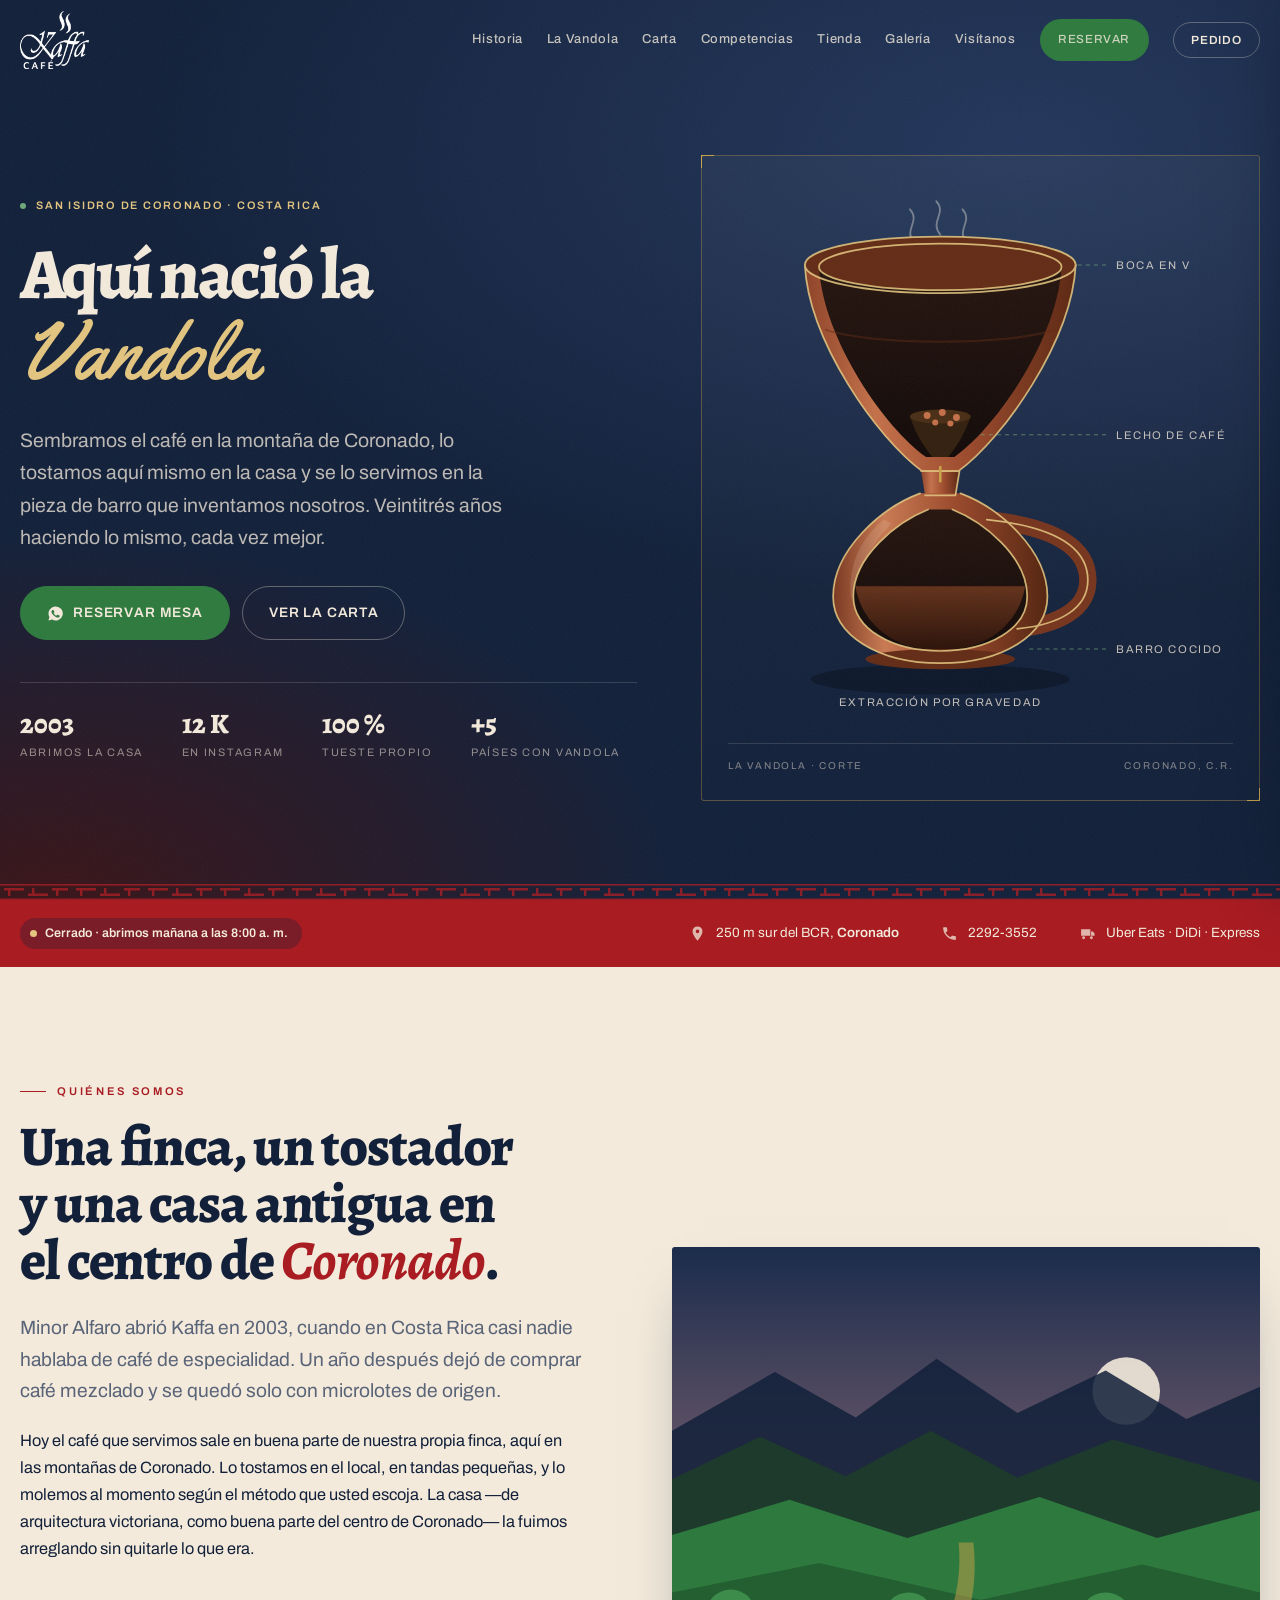
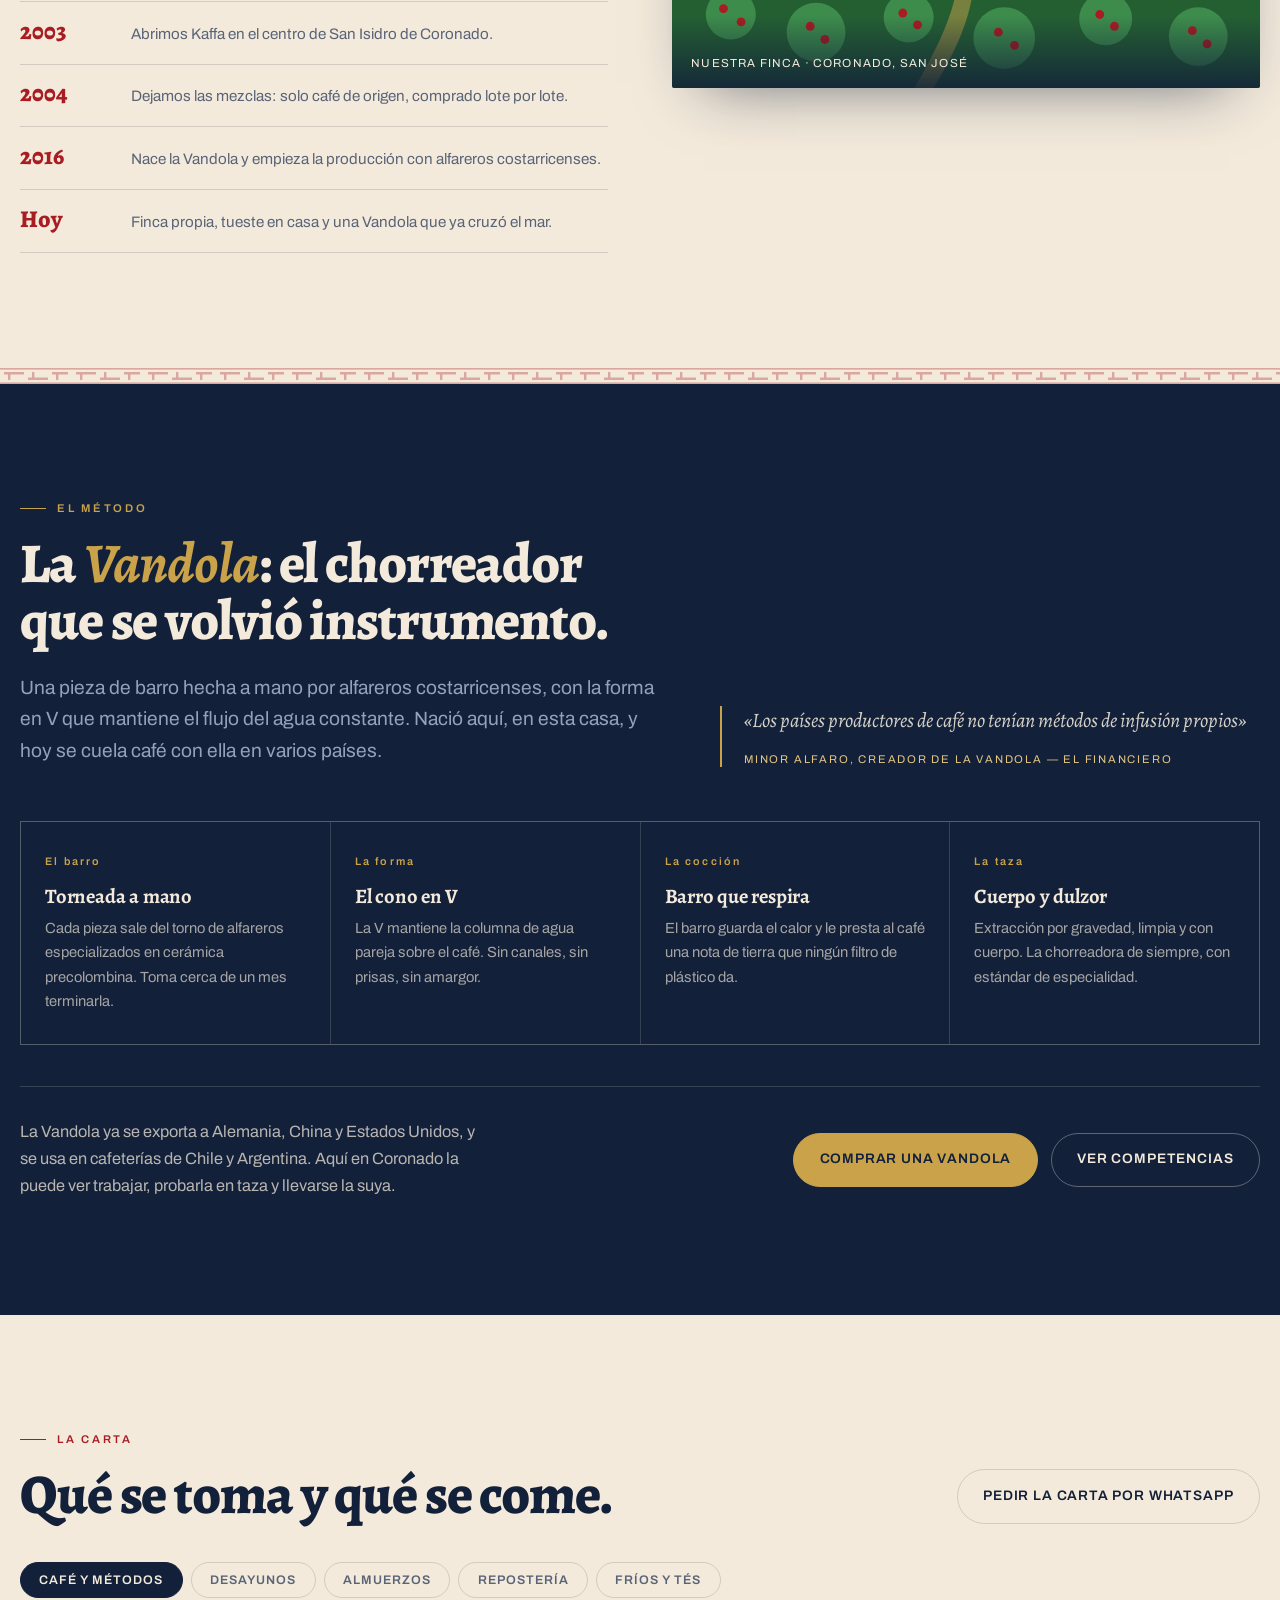
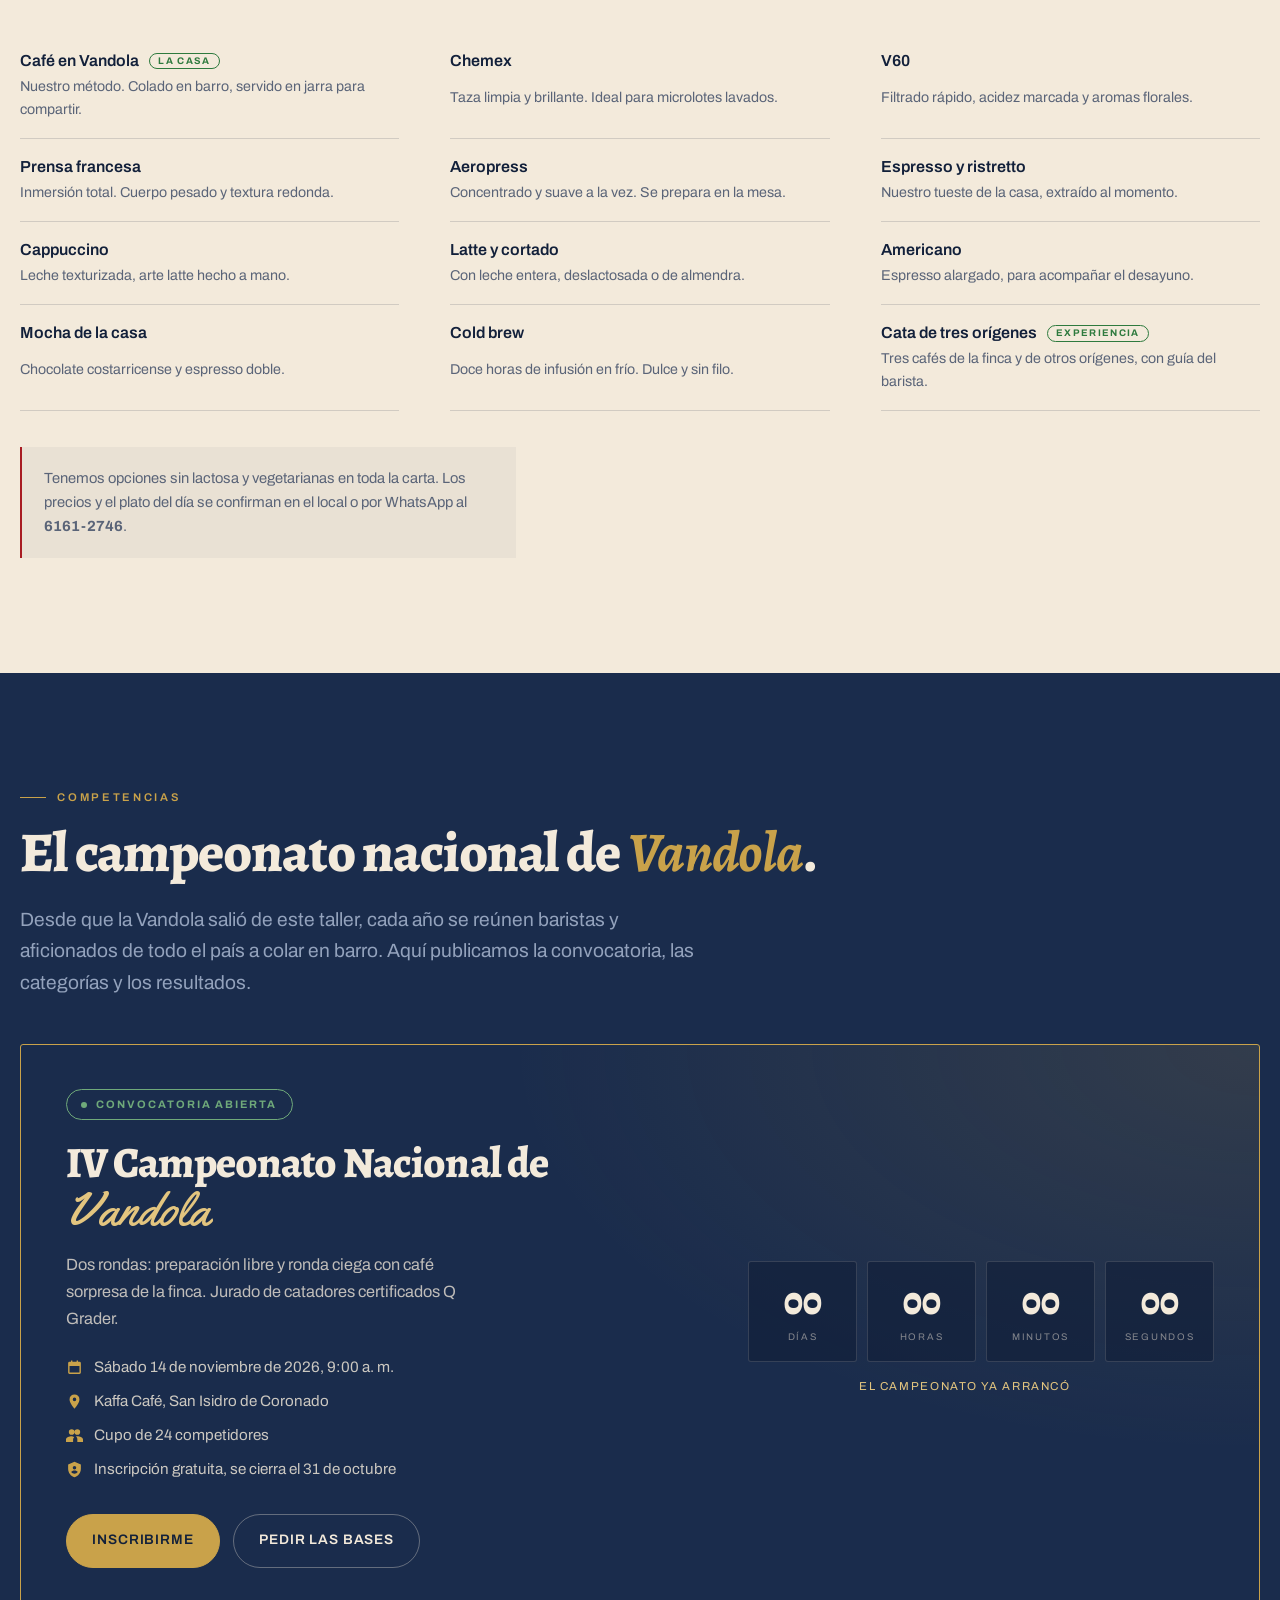
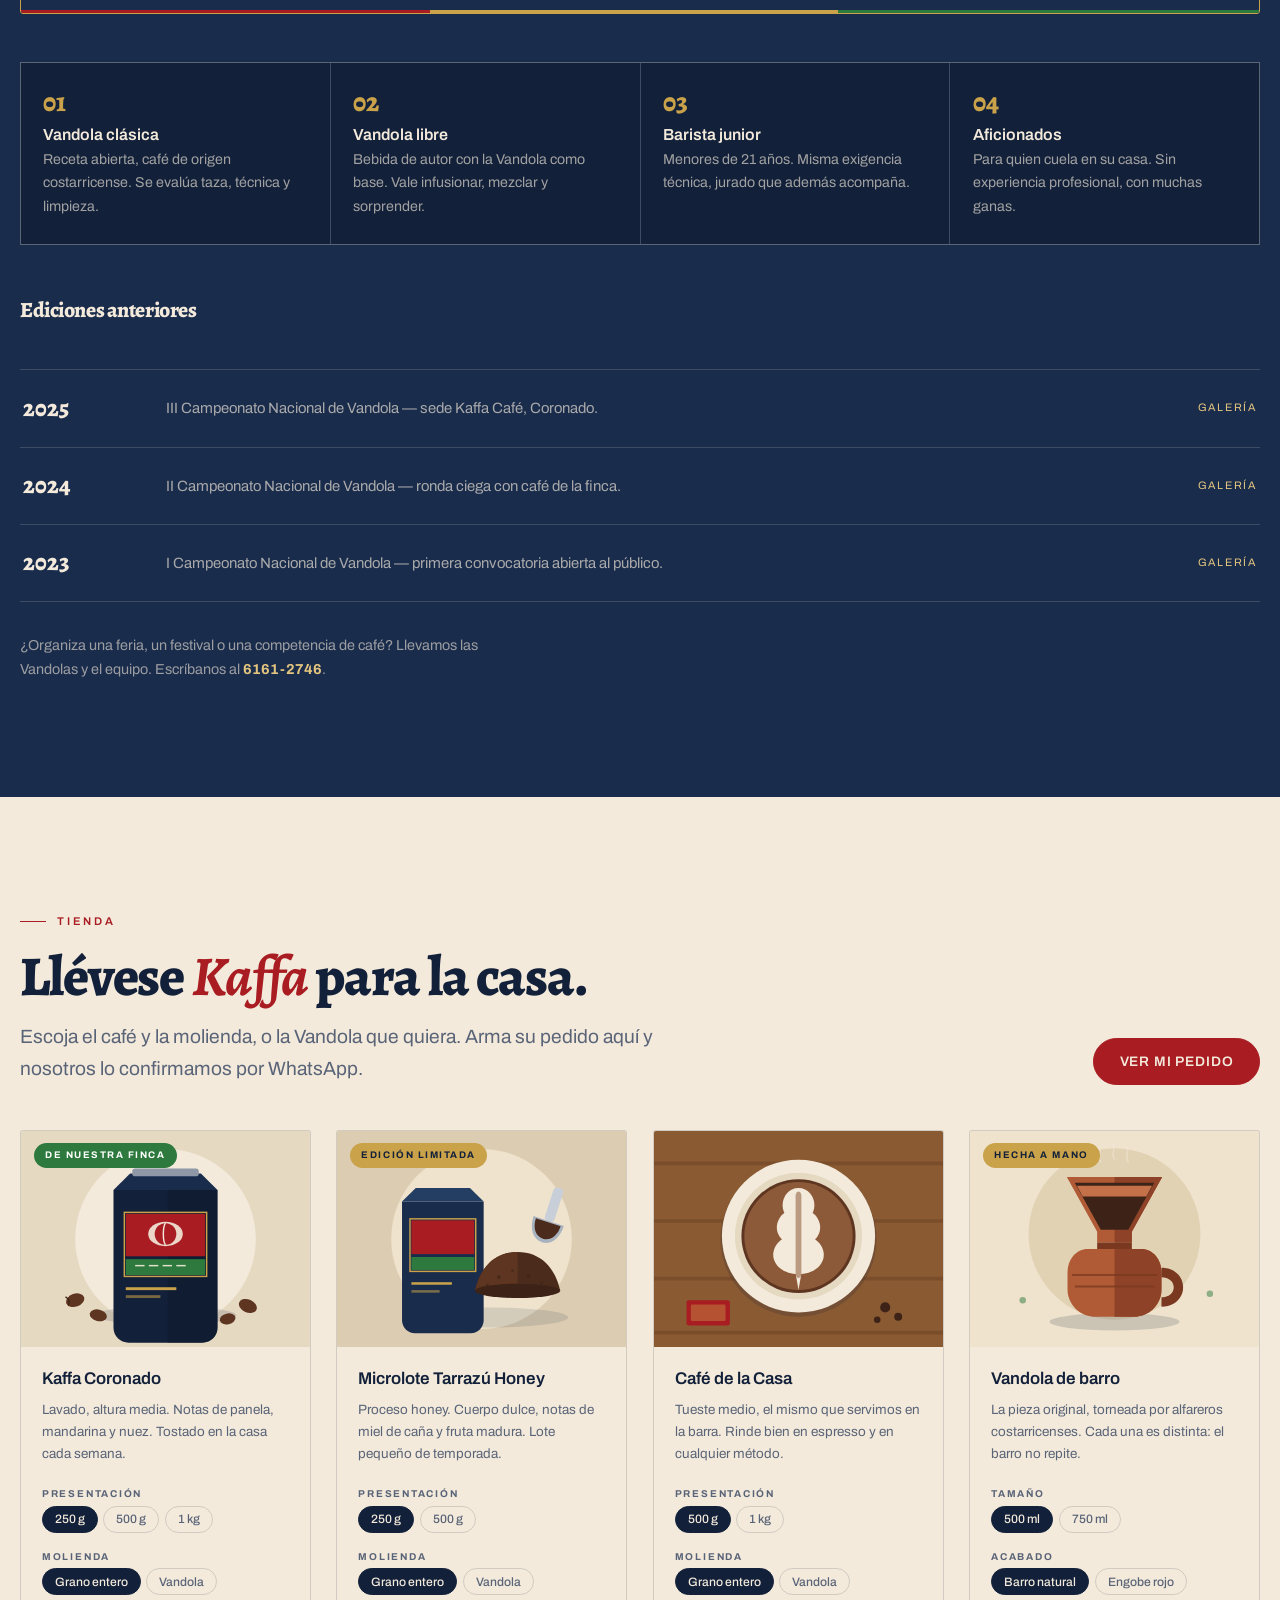
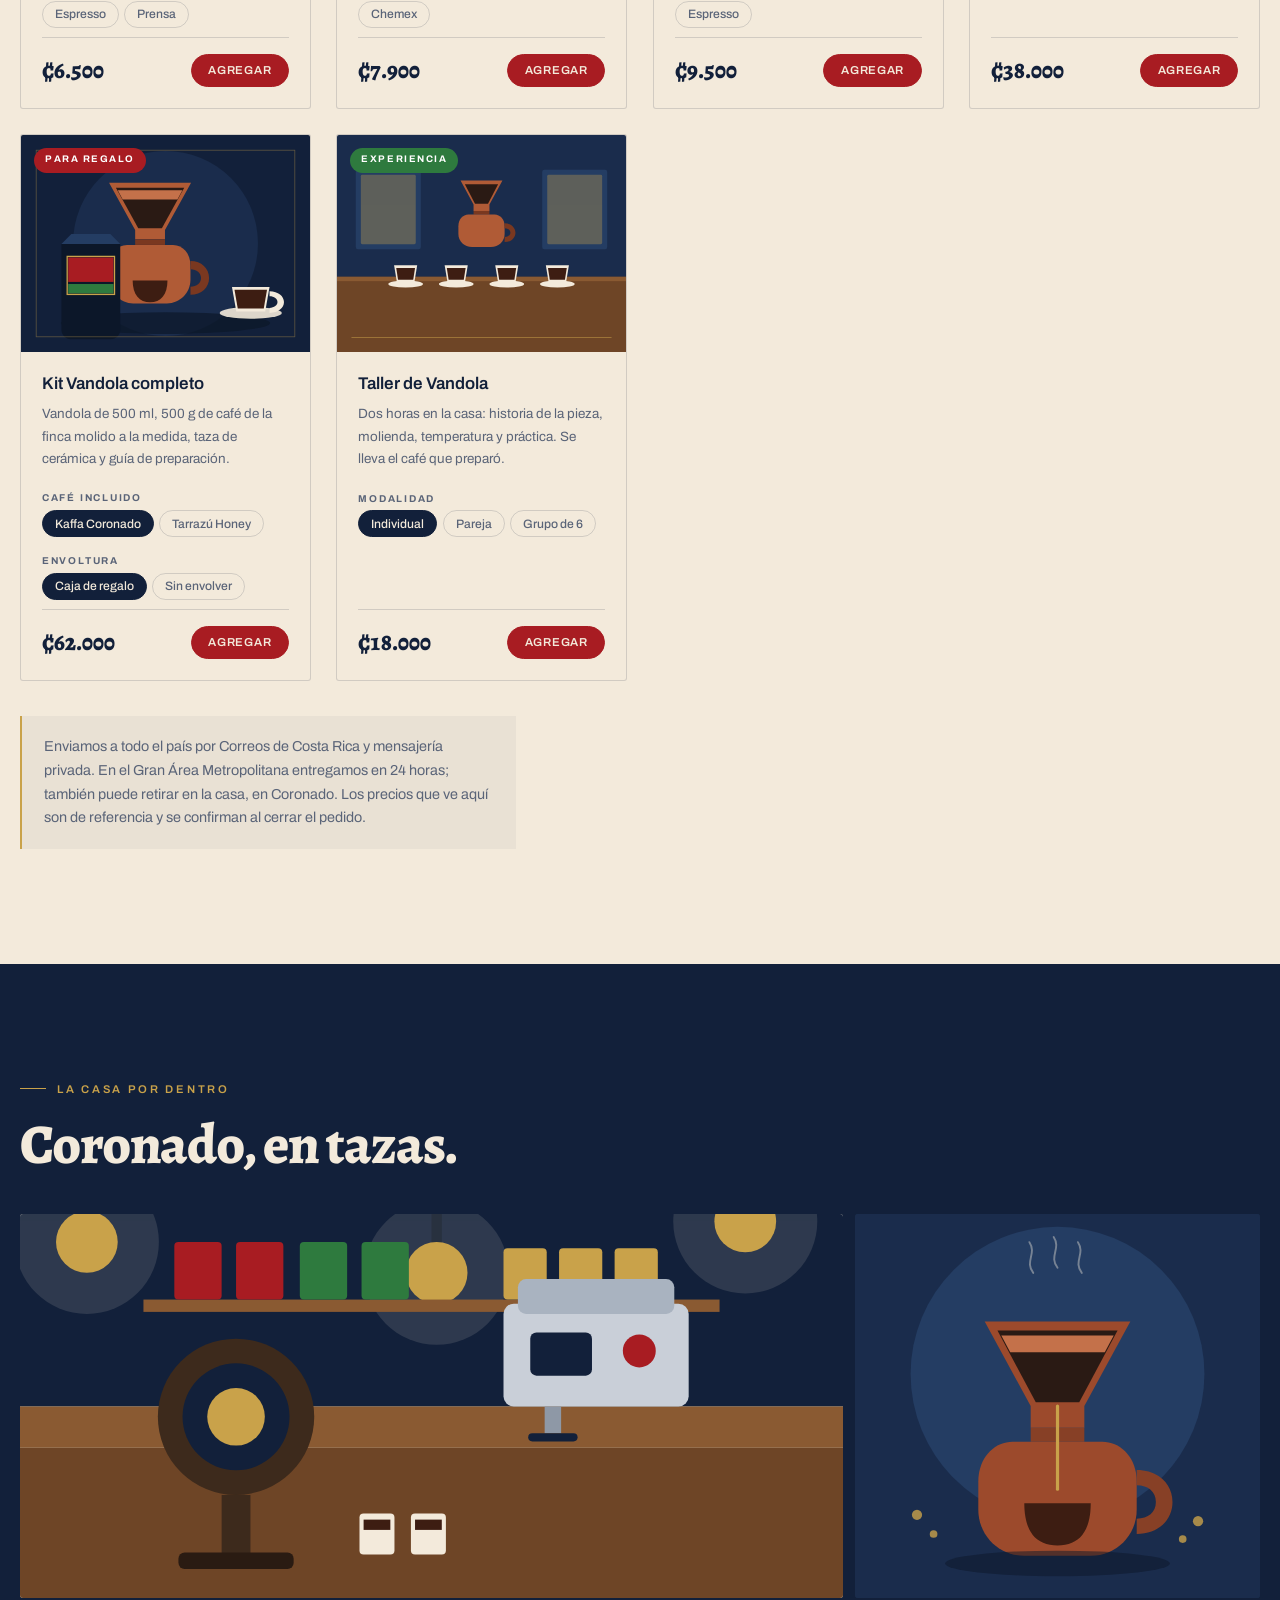
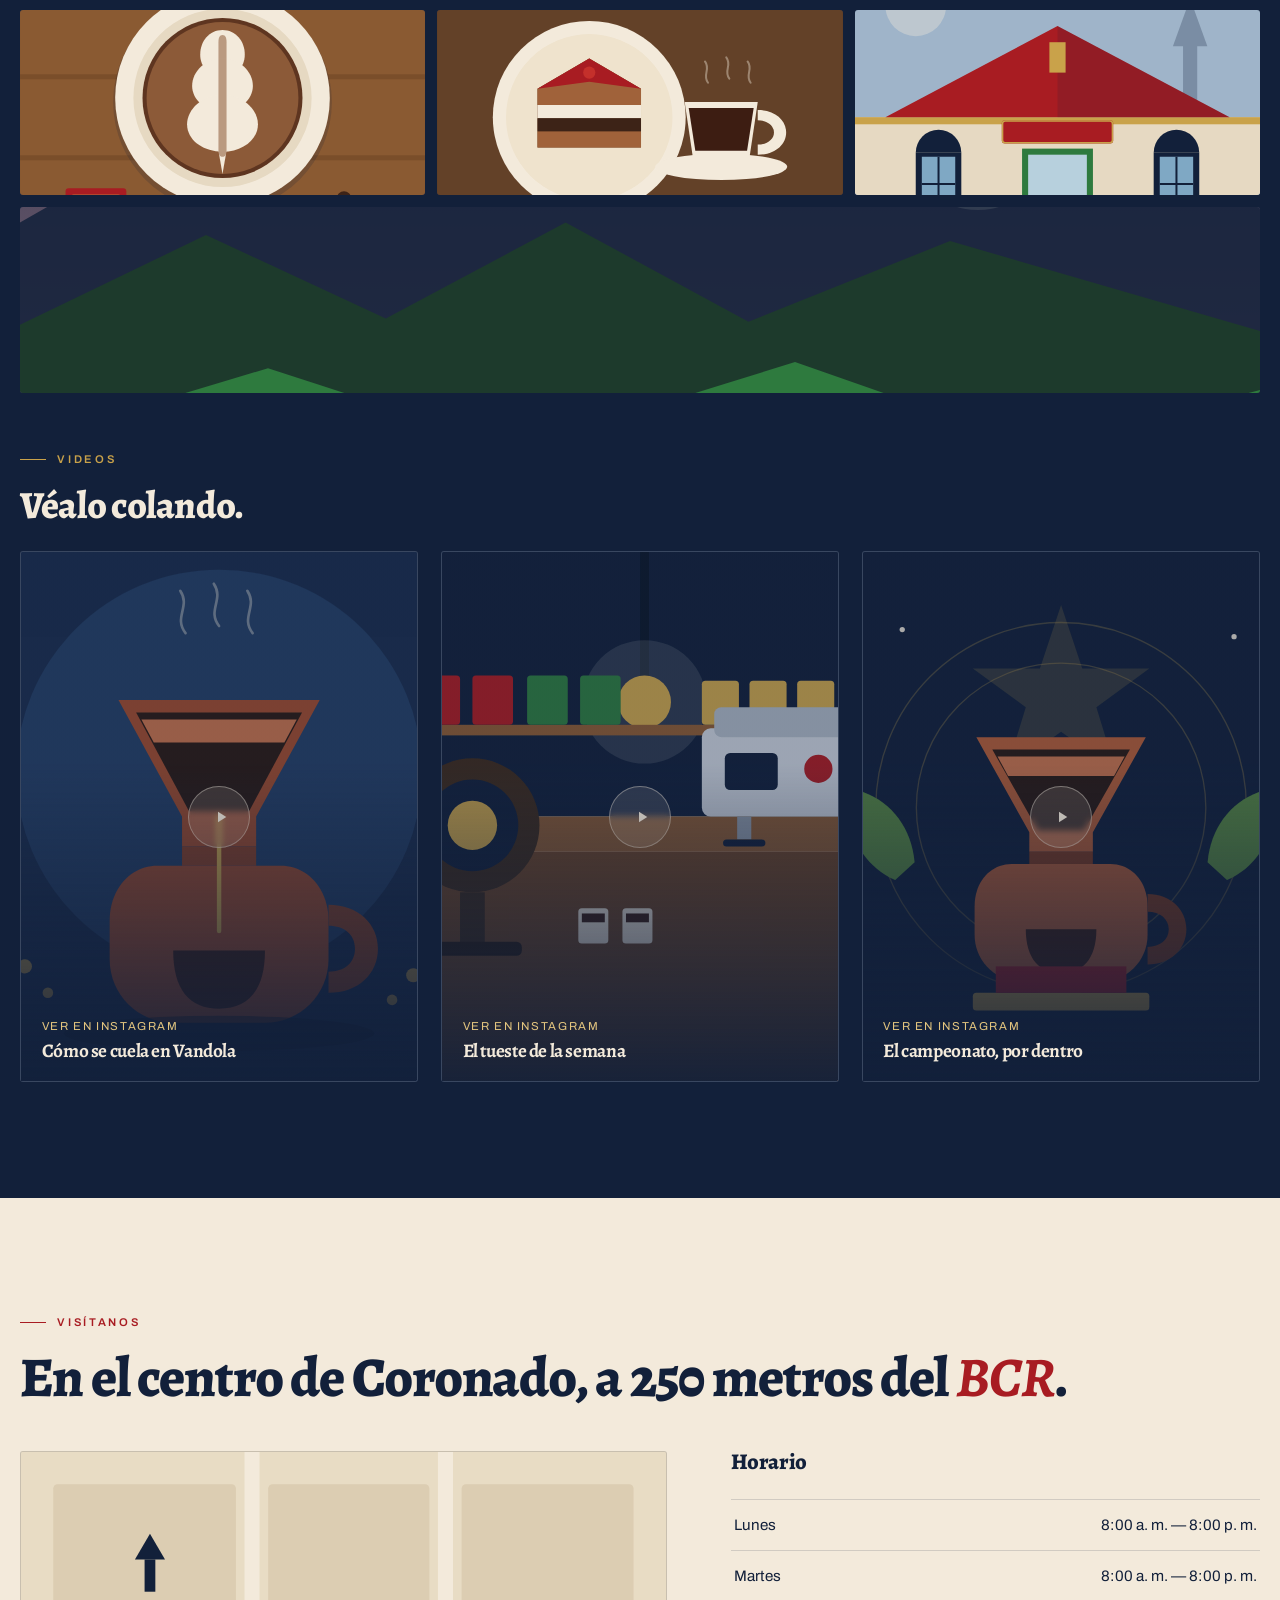
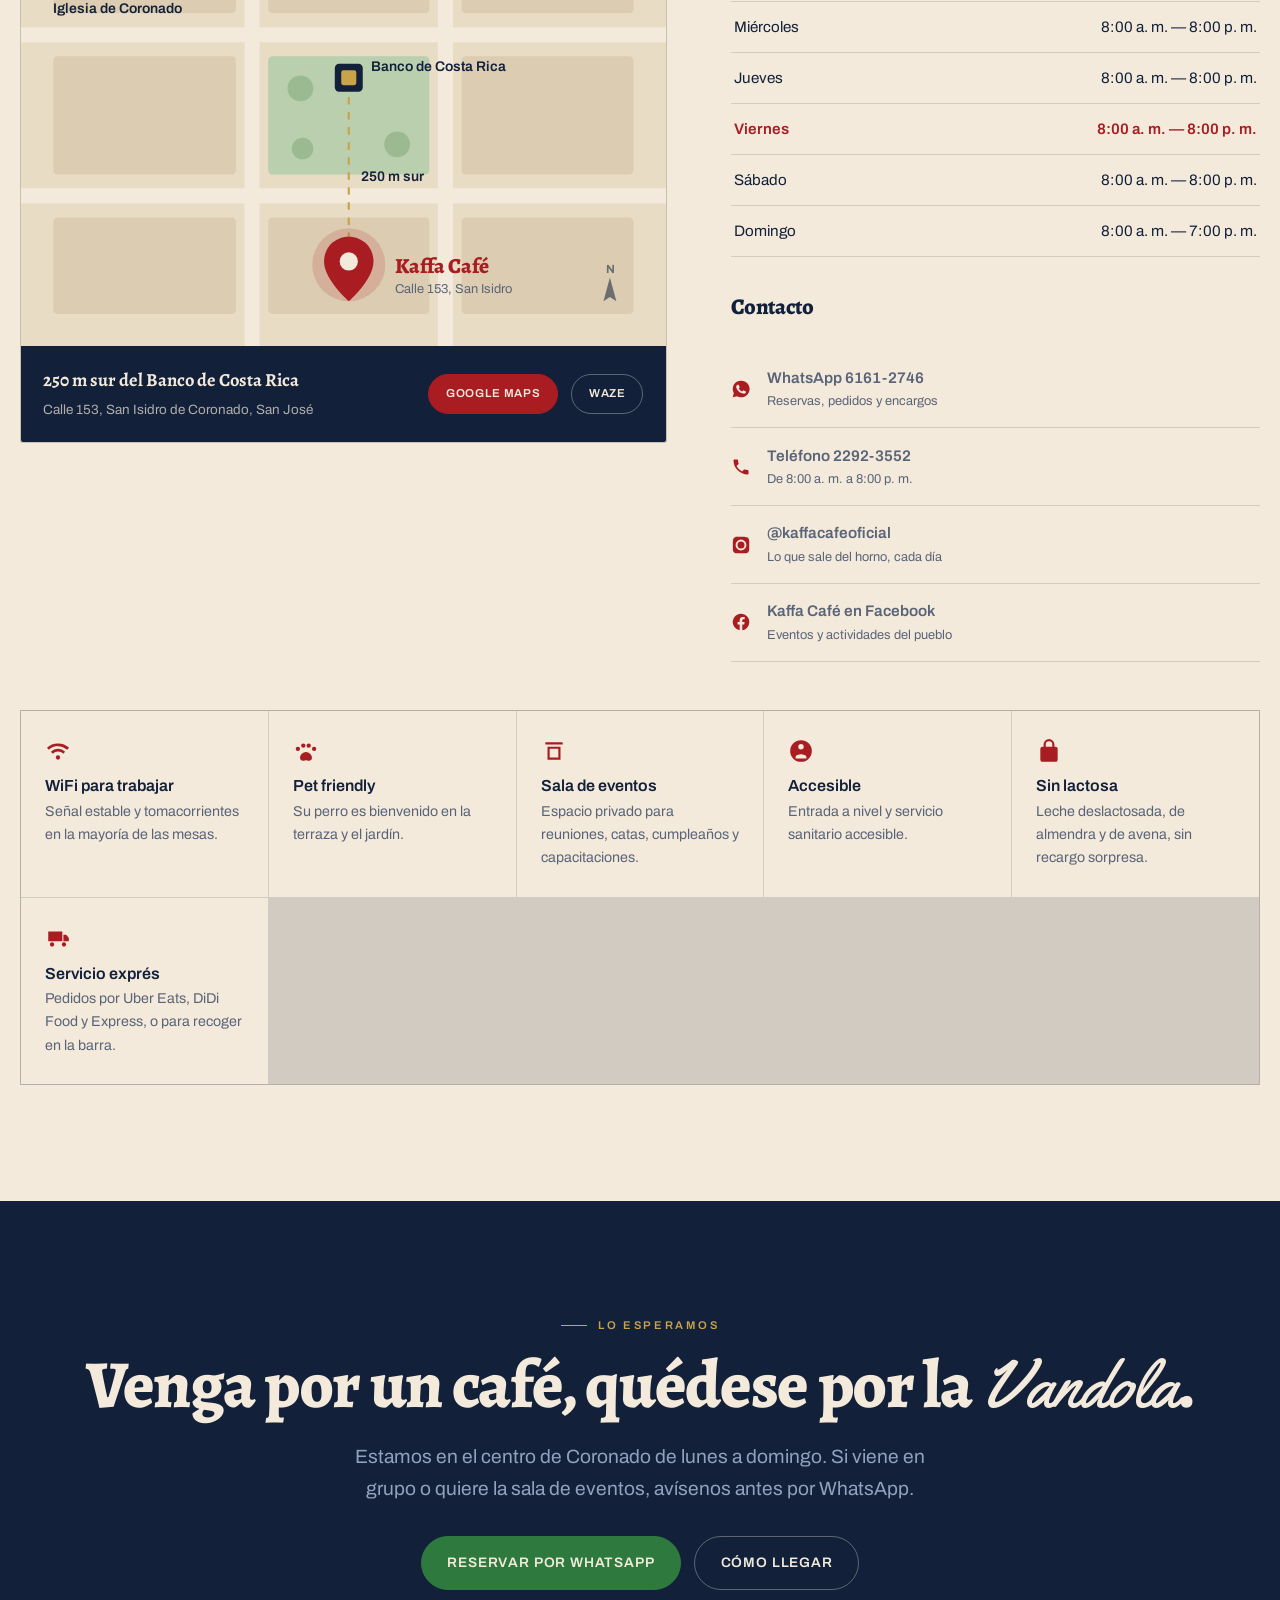
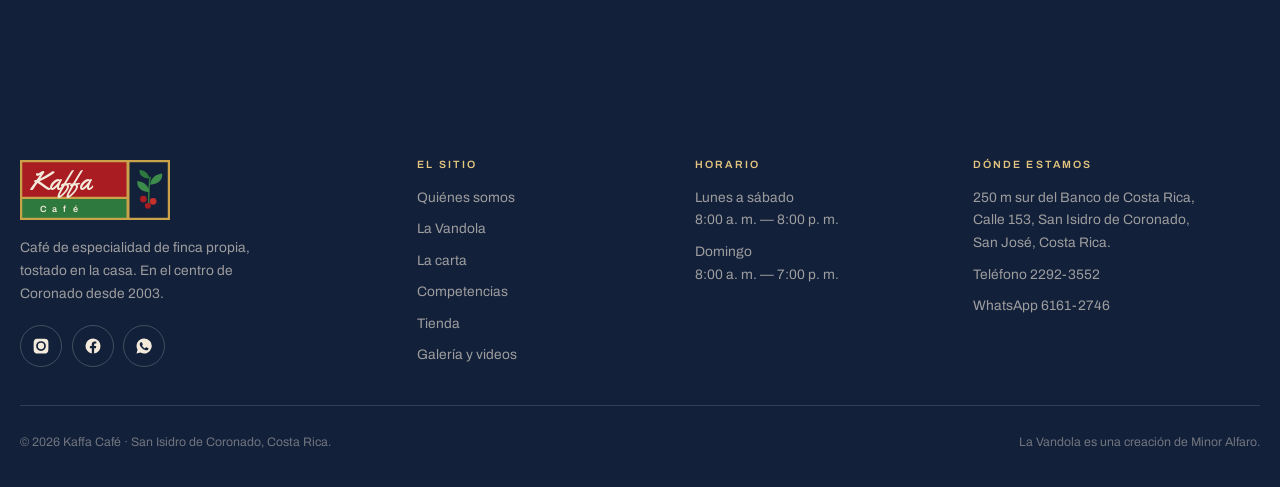
<file: amedida/index.html>
<!DOCTYPE html>
<html lang="es-CR">
<head>
<meta charset="utf-8">
<meta name="viewport" content="width=device-width, initial-scale=1">
<title>Kaffa Café — Café de especialidad en Coronado, Costa Rica</title>
<meta name="description" content="Kaffa Café, en el centro de San Isidro de Coronado desde 2003. Café de finca propia tostado en la casa, cuna de la Vandola. Carta, tienda en línea, competencias y horarios.">
<!-- Copia de demostración: no debe competir con el sitio real en Google. -->
<meta name="robots" content="noindex, nofollow">
<meta name="theme-color" content="#12203A">
<link rel="icon" href="data:image/svg+xml,%3Csvg xmlns='http://www.w3.org/2000/svg' viewBox='0 0 64 64'%3E%3Crect width='64' height='64' fill='%23C9A24A'/%3E%3Crect x='3' y='3' width='58' height='34' fill='%23A81C22'/%3E%3Crect x='3' y='40' width='58' height='21' fill='%232E7A3E'/%3E%3Ccircle cx='32' cy='20' r='9' fill='%23F3EADB'/%3E%3Ccircle cx='32' cy='50' r='6' fill='%23F3EADB'/%3E%3C/svg%3E">
<link rel="canonical" href="https://kaffacafecr.com/amedida/">

<!-- Redes sociales -->
<meta property="og:type" content="restaurant">
<meta property="og:locale" content="es_CR">
<meta property="og:title" content="Kaffa Café — Coronado, Costa Rica">
<meta property="og:description" content="Café de especialidad de finca propia, tostado en la casa. Aquí nació la Vandola.">
<meta property="og:url" content="https://kaffacafecr.com/amedida/">
<!-- og:image tiene que ser URL absoluta: con ruta relativa no se ve la
     vista previa al compartir el enlace. Sustituir por una foto real
     en .jpg o .png; WhatsApp y Facebook no muestran previews en .svg. -->
<meta property="og:image" content="https://kaffacafecr.com/assets/img/og.png">

<!-- Tipografías: Yellowtail (marca) · Alegreya (títulos) · Archivo (texto) -->
<link rel="preconnect" href="https://fonts.googleapis.com">
<link rel="preconnect" href="https://fonts.gstatic.com" crossorigin>
<link href="https://fonts.googleapis.com/css2?family=Alegreya:ital,wght@0,400;0,700;0,800;1,400;1,700&family=Archivo:wght@400;500;600;700&family=Yellowtail&display=swap" rel="stylesheet">

<link rel="stylesheet" href="styles.css">
<!-- Rótulo de demostración. Se borra esta línea al entregar el sitio. -->

<!-- Ficha del negocio para Google -->
<script type="application/ld+json">
{
  "@context": "https://schema.org",
  "@type": "CafeOrCoffeeShop",
  "name": "Kaffa Café",
  "description": "Café de especialidad de finca propia, tostado en el local. Cuna de la Vandola.",
  "address": {
    "@type": "PostalAddress",
    "streetAddress": "250 metros al sur del Banco de Costa Rica, Calle 153",
    "addressLocality": "San Isidro de Coronado",
    "addressRegion": "San José",
    "addressCountry": "CR"
  },
  "telephone": "+506 2292 3552",
  "servesCuisine": "Café de especialidad",
  "sameAs": [
    "https://www.instagram.com/kaffacafeoficial/",
    "https://www.facebook.com/kaffacafecr"
  ],
  "openingHoursSpecification": [
    { "@type": "OpeningHoursSpecification", "dayOfWeek": ["Monday","Tuesday","Wednesday","Thursday","Friday","Saturday"], "opens": "08:00", "closes": "20:00" },
    { "@type": "OpeningHoursSpecification", "dayOfWeek": "Sunday", "opens": "08:00", "closes": "19:00" }
  ]
}
</script>
</head>
<body>

<a class="saltar" href="#contenido">Saltar al contenido</a>


<!-- ============ NAVEGACIÓN ============ -->
<header class="nav" id="nav">
  <div class="nav__caja">

    <a class="logo" href="#inicio" aria-label="Kaffa Café, inicio">
      <img src="../assets/img/logo.png" alt="Kaffa Café" width="480" height="403">
    </a>

    <nav class="menu" id="menu" aria-label="Secciones del sitio">
      <a href="#historia">Historia</a>
      <a href="#vandola">La Vandola</a>
      <a href="#carta">Carta</a>
      <a href="#competencias">Competencias</a>
      <a href="#tienda">Tienda</a>
      <a href="#galeria">Galería</a>
      <a href="#visitanos">Visítanos</a>
      <a class="btn btn--verde" href="https://wa.me/50661612746?text=Hola%20Kaffa%2C%20quiero%20reservar%20una%20mesa." target="_blank" rel="noopener">Reservar</a>
    </nav>

    <button class="btn btn--linea btn--peque carrito-abre btn--pedido" id="abrirCarrito" style="color:var(--crema);border-color:rgba(243,234,219,.3)" aria-label="Abrir el pedido">
      Pedido <b id="conteoCarrito" aria-live="polite">0</b>
    </button>

    <button class="hamburguesa" id="hamburguesa" aria-label="Abrir el menú" aria-expanded="false" aria-controls="menu"><i></i></button>
  </div>
</header>

<main id="contenido">

<!-- ============ PORTADA ============ -->
<section class="portada" id="inicio">
  <div class="envoltura portada__rejilla">

    <div class="portada__texto">
      <p class="portada__eyebrow"><span class="punto" aria-hidden="true"></span> San Isidro de Coronado · Costa Rica</p>

      <h1>Aquí nació la <em>Vandola</em></h1>

      <p>Sembramos el café en la montaña de Coronado, lo tostamos aquí mismo en la casa y se lo servimos en la pieza de barro que inventamos nosotros. Veintitrés años haciendo lo mismo, cada vez mejor.</p>

      <div class="acciones">
        <a class="btn btn--verde" href="https://wa.me/50661612746?text=Hola%20Kaffa%2C%20quiero%20reservar%20una%20mesa." target="_blank" rel="noopener">
          <svg viewBox="0 0 24 24" aria-hidden="true"><path d="M12 2a10 10 0 0 0-8.6 15L2 22l5.2-1.4A10 10 0 1 0 12 2Zm5.8 14.2c-.2.7-1.2 1.3-1.9 1.4-.5.1-1.2.2-3.5-.7-2.9-1.2-4.8-4.2-5-4.4-.1-.2-1.1-1.5-1.1-2.9 0-1.4.7-2 1-2.3.2-.3.6-.4.8-.4h.6c.2 0 .4 0 .7.5l.9 2.2c.1.2.1.4 0 .6l-.4.6-.3.3c-.1.2-.3.3-.1.6.1.3.7 1.2 1.5 1.9 1 .9 1.8 1.2 2.1 1.3.2.1.4.1.6-.1l.9-1c.2-.2.3-.2.6-.1l2.1 1c.3.1.5.2.5.4.1.1.1.8-.1 1.5Z"/></svg>
          Reservar mesa
        </a>
        <a class="btn btn--linea" href="#carta" style="color:var(--crema);border-color:rgba(243,234,219,.34)">Ver la carta</a>
      </div>

      <div class="portada__sellos">
        <div class="sello"><b>2003</b><span>Abrimos la casa</span></div>
        <div class="sello"><b>12 K</b><span>En Instagram</span></div>
        <div class="sello"><b>100 %</b><span>Tueste propio</span></div>
        <div class="sello"><b>+5</b><span>Países con Vandola</span></div>
      </div>
    </div>

    <!-- Pieza firma: la lámina técnica de la Vandola -->
    <figure class="lamina" style="margin:0">
      <svg class="vandola-svg" viewBox="0 0 500 540" role="img" aria-label="Corte de la Vandola: el agua baja por el cono de barro y el cafe se acumula en la panza">
        <defs>
          <linearGradient id="barroCono" x1="0" y1="0" x2="1" y2="0">
            <stop offset="0" stop-color="#8E4227"/>
            <stop offset=".26" stop-color="#C4714A"/>
            <stop offset=".60" stop-color="#9C4A2C"/>
            <stop offset="1" stop-color="#5B2712"/>
          </linearGradient>
          <linearGradient id="barroPanza" x1="0" y1="0" x2="1" y2="0">
            <stop offset="0" stop-color="#7A3820"/>
            <stop offset=".24" stop-color="#C97A52"/>
            <stop offset=".56" stop-color="#9C4A2C"/>
            <stop offset="1" stop-color="#54240F"/>
          </linearGradient>
          <linearGradient id="barroInterior" x1="0" y1="0" x2="0" y2="1">
            <stop offset="0" stop-color="#26150F"/>
            <stop offset="1" stop-color="#120A09"/>
          </linearGradient>
          <linearGradient id="liquidoCafe" x1="0" y1="0" x2="0" y2="1">
            <stop offset="0" stop-color="#63321B"/>
            <stop offset="1" stop-color="#2A1109"/>
          </linearGradient>
        </defs>

        <!-- sombra de apoyo -->
        <ellipse cx="210" cy="492" rx="128" ry="15" fill="#0A1120" opacity=".55"/>

        <!-- vapor: sale de la boca y queda por detras del labio -->
        <g>
          <path class="vapor" d="M184 60c-11-13 7-21-4-33"/>
          <path class="vapor" d="M210 52c-11-13 7-21-4-33"/>
          <path class="vapor" d="M236 60c-11-13 7-21-4-33"/>
        </g>

        <!-- cono en V -->
        <path class="barro-relleno" d="M76 82C80 158 148 254 192 286h36c44-32 112-128 116-204A134 28 0 0 1 76 82Z"/>
        <ellipse class="barro-sombra" cx="210" cy="82" rx="134" ry="28"/>
        <path class="barro-int" d="M90 84A120 23 0 0 0 330 84c-4 72-66 160-106 188h-28C156 244 94 156 90 84Z"/>
        <path class="barro-anillo" d="M96 146C142 162 278 162 324 146"/>

        <!-- lecho de cafe molido -->
        <path class="lecho" d="M180 232h60c-7 21-16 32-22 40h-16c-6-8-15-19-22-40Z"/>
        <ellipse class="lecho-sup" cx="210" cy="232" rx="30" ry="7"/>
        <g class="grano">
          <circle cx="197" cy="231" r="3.4"/><circle cx="212" cy="228" r="3.4"/><circle cx="226" cy="233" r="3.4"/>
          <circle cx="205" cy="238" r="3"/><circle cx="220" cy="239" r="3"/>
        </g>

        <!-- cuello -->
        <path class="barro-relleno" d="M191 286h38l-4 24h-30Z"/>

        <!-- asa, por detras de la panza para que se vea pegada -->
        <path d="M256 334C332 342 356 366 356 394c0 28-28 44-70 48" fill="none" stroke="#8E4227" stroke-width="17" stroke-linecap="round"/>
        <path d="M256 334C332 342 356 366 356 394c0 28-28 44-70 48" fill="none" stroke="#5B2712" stroke-width="17" stroke-linecap="round" opacity=".45"/>

        <!-- panza -->
        <path class="barro-panza" d="M190 308C152 322 104 364 104 410c0 38 44 66 106 66s106-28 106-66c0-46-48-88-86-102Z"/>
        <path class="brillo" d="M154 334c-26 22-36 50-32 80 8-30 20-58 40-76Z"/>

        <!-- corte: se ve el interior y el cafe subiendo -->
        <path class="barro-int" d="M198 324C168 336 124 370 124 410c0 32 38 54 86 54s86-22 86-54c0-40-44-74-74-86Z"/>
        <g class="nivel">
          <path class="cafe" d="M126 400c6 38 40 64 84 64s78-26 84-64Z"/>
        </g>

        <!-- base -->
        <ellipse class="barro-sombra" cx="210" cy="472" rx="74" ry="10"/>

        <!-- contornos de lamina -->
        <g class="contorno">
          <path d="M76 82C80 158 148 254 192 286h36c44-32 112-128 116-204"/>
          <ellipse cx="210" cy="82" rx="134" ry="28"/>
          <ellipse cx="210" cy="84" rx="120" ry="23"/>
          <path d="M191 286h38l-4 24h-30"/>
          <path d="M190 308C152 322 104 364 104 410c0 38 44 66 106 66s106-28 106-66c0-46-48-88-86-102"/>
          <path d="M198 324C168 336 124 370 124 410c0 32 38 54 86 54s86-22 86-54c0-40-44-74-74-86"/>
          <path d="M256 334C332 342 356 366 356 394c0 28-28 44-70 48"/>
        </g>

        <!-- el chorro que cae -->
        <path class="chorro" d="M210 282V448"/>

        <!-- cotas y rotulos -->
        <g class="cota">
          <path d="M346 82h32"/><path d="M250 250h128"/><path d="M298 462h80"/>
        </g>
        <g class="rotulillo">
          <text x="384" y="86">BOCA EN V</text>
          <text x="384" y="254">LECHO DE CAFÉ</text>
          <text x="384" y="466">BARRO COCIDO</text>
          <text x="210" y="518" text-anchor="middle">EXTRACCIÓN POR GRAVEDAD</text>
        </g>
      </svg>
      <figcaption class="lamina__pie">
        <span>La Vandola · corte</span>
        <span>Coronado, C.R.</span>
      </figcaption>
    </figure>

  </div>
  <div class="greca portada__greca" aria-hidden="true"></div>
</section>

<!-- ============ BARRA DE DATOS ============ -->
<div class="barra-datos">
  <div class="envoltura barra-datos__caja">
    <div class="dato dato--estado">
      <span class="pastilla-estado" id="estado"><i aria-hidden="true"></i><span id="estadoTexto">Consultando horario…</span></span>
    </div>
    <div class="dato">
      <svg viewBox="0 0 24 24" aria-hidden="true"><path d="M12 2a7 7 0 0 0-7 7c0 5.3 7 13 7 13s7-7.7 7-13a7 7 0 0 0-7-7Zm0 9.5A2.5 2.5 0 1 1 12 6.5a2.5 2.5 0 0 1 0 5Z"/></svg>
      <span>250 m sur del BCR, <b>Coronado</b></span>
    </div>
    <a class="dato" href="tel:+50622923552">
      <svg viewBox="0 0 24 24" aria-hidden="true"><path d="M6.6 10.8a15.1 15.1 0 0 0 6.6 6.6l2.2-2.2c.3-.3.7-.4 1-.2 1.2.4 2.4.6 3.6.6.6 0 1 .4 1 1V20c0 .6-.4 1-1 1A17 17 0 0 1 3 4c0-.6.4-1 1-1h3.5c.6 0 1 .4 1 1 0 1.3.2 2.5.6 3.6.1.3 0 .7-.2 1l-2.3 2.2Z"/></svg>
      <span>2292-3552</span>
    </a>
    <div class="dato">
      <svg viewBox="0 0 24 24" aria-hidden="true"><path d="M3 6h13v9H3zM17 9h2.6L22 12v3h-5zM6.5 20a2 2 0 1 0 0-4 2 2 0 0 0 0 4Zm11 0a2 2 0 1 0 0-4 2 2 0 0 0 0 4Z"/></svg>
      <span>Uber Eats · DiDi · Express</span>
    </div>
  </div>
</div>

<!-- ============ HISTORIA ============ -->
<section class="seccion" id="historia">
  <div class="envoltura historia__rejilla">
    <div class="aparece">
      <p class="rotulo">Quiénes somos</p>
      <h2 class="titulo">Una finca, un tostador y una casa antigua en el centro de <em>Coronado</em>.</h2>

      <p class="entradilla">Minor Alfaro abrió Kaffa en 2003, cuando en Costa Rica casi nadie hablaba de café de especialidad. Un año después dejó de comprar café mezclado y se quedó solo con microlotes de origen.</p>

      <p>Hoy el café que servimos sale en buena parte de nuestra propia finca, aquí en las montañas de Coronado. Lo tostamos en el local, en tandas pequeñas, y lo molemos al momento según el método que usted escoja. La casa —de arquitectura victoriana, como buena parte del centro de Coronado— la fuimos arreglando sin quitarle lo que era.</p>

      <div class="hitos">
        <div class="hito"><b>2003</b><p>Abrimos Kaffa en el centro de San Isidro de Coronado.</p></div>
        <div class="hito"><b>2004</b><p>Dejamos las mezclas: solo café de origen, comprado lote por lote.</p></div>
        <div class="hito"><b>2016</b><p>Nace la Vandola y empieza la producción con alfareros costarricenses.</p></div>
        <div class="hito"><b>Hoy</b><p>Finca propia, tueste en casa y una Vandola que ya cruzó el mar.</p></div>
      </div>
    </div>

    <figure class="marco aparece" data-retardo="1">
      <img src="../assets/img/cafetal.svg" alt="El cafetal de Kaffa en las montañas de Coronado al amanecer" width="800" height="600">
      <figcaption>Nuestra finca · Coronado, San José</figcaption>
    </figure>
  </div>
</section>

<div class="greca greca--tenue" aria-hidden="true" style="--acento:var(--rojo)"></div>

<!-- ============ LA VANDOLA ============ -->
<section class="seccion s--noche" id="vandola">
  <div class="envoltura">

    <div class="vandola__cabecera">
      <div class="aparece">
        <p class="rotulo">El método</p>
        <h2 class="titulo">La <em>Vandola</em>: el chorreador que se volvió instrumento.</h2>
        <p class="entradilla">Una pieza de barro hecha a mano por alfareros costarricenses, con la forma en V que mantiene el flujo del agua constante. Nació aquí, en esta casa, y hoy se cuela café con ella en varios países.</p>
      </div>

      <blockquote class="cita aparece" data-retardo="1">
        «Los países productores de café no tenían métodos de infusión propios»
        <footer>Minor Alfaro, creador de la Vandola — El Financiero</footer>
      </blockquote>
    </div>

    <div class="pasos">
      <article class="paso aparece"><b>El barro</b><h3>Torneada a mano</h3><p>Cada pieza sale del torno de alfareros especializados en cerámica precolombina. Toma cerca de un mes terminarla.</p></article>
      <article class="paso aparece" data-retardo="1"><b>La forma</b><h3>El cono en V</h3><p>La V mantiene la columna de agua pareja sobre el café. Sin canales, sin prisas, sin amargor.</p></article>
      <article class="paso aparece" data-retardo="2"><b>La cocción</b><h3>Barro que respira</h3><p>El barro guarda el calor y le presta al café una nota de tierra que ningún filtro de plástico da.</p></article>
      <article class="paso aparece" data-retardo="3"><b>La taza</b><h3>Cuerpo y dulzor</h3><p>Extracción por gravedad, limpia y con cuerpo. La chorreadora de siempre, con estándar de especialidad.</p></article>
    </div>

    <div class="vandola__cierre aparece">
      <p>La Vandola ya se exporta a Alemania, China y Estados Unidos, y se usa en cafeterías de Chile y Argentina. Aquí en Coronado la puede ver trabajar, probarla en taza y llevarse la suya.</p>
      <div class="acciones" style="margin:0">
        <a class="btn btn--oro" href="#tienda">Comprar una Vandola</a>
        <a class="btn btn--linea" href="#competencias" style="color:var(--crema);border-color:rgba(243,234,219,.34)">Ver competencias</a>
      </div>
    </div>

  </div>
</section>

<!-- ============ LA CARTA ============ -->
<section class="seccion" id="carta">
  <div class="envoltura">

    <div class="carta__cabecera aparece">
      <div>
        <p class="rotulo">La carta</p>
        <h2 class="titulo">Qué se toma y qué se come.</h2>
      </div>
      <a class="btn btn--linea" href="https://wa.me/50661612746?text=Hola%20Kaffa%2C%20me%20env%C3%ADan%20la%20carta%20con%20precios%2C%20por%20favor." target="_blank" rel="noopener">Pedir la carta por WhatsApp</a>
    </div>

    <div class="pestanas" role="tablist" aria-label="Categorías de la carta">
      <button class="pestana" role="tab" aria-selected="true" aria-controls="p-cafe" id="t-cafe">Café y métodos</button>
      <button class="pestana" role="tab" aria-selected="false" aria-controls="p-desayuno" id="t-desayuno">Desayunos</button>
      <button class="pestana" role="tab" aria-selected="false" aria-controls="p-almuerzo" id="t-almuerzo">Almuerzos</button>
      <button class="pestana" role="tab" aria-selected="false" aria-controls="p-dulce" id="t-dulce">Repostería</button>
      <button class="pestana" role="tab" aria-selected="false" aria-controls="p-frio" id="t-frio">Fríos y tés</button>
    </div>

    <div class="platos" role="tabpanel" id="p-cafe" aria-labelledby="t-cafe">
      <div class="plato"><h3>Café en Vandola <span class="marca-v">La casa</span></h3><p>Nuestro método. Colado en barro, servido en jarra para compartir.</p></div>
      <div class="plato"><h3>Chemex</h3><p>Taza limpia y brillante. Ideal para microlotes lavados.</p></div>
      <div class="plato"><h3>V60</h3><p>Filtrado rápido, acidez marcada y aromas florales.</p></div>
      <div class="plato"><h3>Prensa francesa</h3><p>Inmersión total. Cuerpo pesado y textura redonda.</p></div>
      <div class="plato"><h3>Aeropress</h3><p>Concentrado y suave a la vez. Se prepara en la mesa.</p></div>
      <div class="plato"><h3>Espresso y ristretto</h3><p>Nuestro tueste de la casa, extraído al momento.</p></div>
      <div class="plato"><h3>Cappuccino</h3><p>Leche texturizada, arte latte hecho a mano.</p></div>
      <div class="plato"><h3>Latte y cortado</h3><p>Con leche entera, deslactosada o de almendra.</p></div>
      <div class="plato"><h3>Americano</h3><p>Espresso alargado, para acompañar el desayuno.</p></div>
      <div class="plato"><h3>Mocha de la casa</h3><p>Chocolate costarricense y espresso doble.</p></div>
      <div class="plato"><h3>Cold brew</h3><p>Doce horas de infusión en frío. Dulce y sin filo.</p></div>
      <div class="plato"><h3>Cata de tres orígenes <span class="marca-v">Experiencia</span></h3><p>Tres cafés de la finca y de otros orígenes, con guía del barista.</p></div>
    </div>

    <div class="platos" role="tabpanel" id="p-desayuno" aria-labelledby="t-desayuno" hidden>
      <div class="plato"><h3>Gallo pinto Kaffa</h3><p>Con huevo al gusto, queso, natilla y plátano maduro.</p></div>
      <div class="plato"><h3>Huevos rancheros</h3><p>Sobre tortilla de maíz, con salsa de la casa y frijoles.</p></div>
      <div class="plato"><h3>Tostadas francesas</h3><p>Pan brioche, miel de tapa de dulce y fruta de temporada.</p></div>
      <div class="plato"><h3>Bowl de fruta y granola</h3><p>Yogurt natural, granola tostada en la casa y miel.</p></div>
      <div class="plato"><h3>Sándwich de desayuno</h3><p>Huevo, queso y tocineta en pan artesanal.</p></div>
      <div class="plato"><h3>Chorreadas</h3><p>De maíz tierno, con natilla. Receta de siempre.</p></div>
      <div class="plato"><h3>Avena de la casa</h3><p>Cocida con leche, canela y banano.</p></div>
      <div class="plato"><h3>Desayuno del cafetalero</h3><p>Pinto, huevos, carne en salsa, aguacate y café de la finca.</p></div>
    </div>

    <div class="platos" role="tabpanel" id="p-almuerzo" aria-labelledby="t-almuerzo" hidden>
      <div class="plato"><h3>Casado del día</h3><p>Arroz, frijoles, ensalada, picadillo y proteína del día.</p></div>
      <div class="plato"><h3>Sopa negra</h3><p>Con huevo escalfado, cilantro y tortilla.</p></div>
      <div class="plato"><h3>Sándwich de pollo al pesto</h3><p>En pan de masa madre, con papas rústicas.</p></div>
      <div class="plato"><h3>Ensalada de la casa</h3><p>Verdes, queso de cabra, nueces y vinagreta de miel.</p></div>
      <div class="plato"><h3>Quesadilla de la huerta</h3><p>Vegetales asados, queso y pico de gallo.</p></div>
      <div class="plato"><h3>Lasaña de la casa</h3><p>Horneada al momento, con pan de ajo.</p></div>
      <div class="plato"><h3>Wrap de vegetales</h3><p>Hummus, aguacate y vegetales frescos.</p></div>
      <div class="plato"><h3>Plato de la semana</h3><p>Cambia cada lunes. Pregunte en la barra.</p></div>
    </div>

    <div class="platos" role="tabpanel" id="p-dulce" aria-labelledby="t-dulce" hidden>
      <div class="plato"><h3>Tres leches</h3><p>El clásico de la casa, con merengue tostado.</p></div>
      <div class="plato"><h3>Queque de zanahoria</h3><p>Con queso crema y nuez.</p></div>
      <div class="plato"><h3>Cheesecake de mora</h3><p>Mora de altura, base de galleta.</p></div>
      <div class="plato"><h3>Brownie con helado</h3><p>Chocolate costarricense, servido tibio.</p></div>
      <div class="plato"><h3>Pie de limón</h3><p>Merengue quemado a mano.</p></div>
      <div class="plato"><h3>Croissant de almendra</h3><p>Horneado en la mañana.</p></div>
      <div class="plato"><h3>Galleta de avena</h3><p>Grande, para acompañar el café.</p></div>
      <div class="plato"><h3>Postre del día</h3><p>Lo que salga del horno esa mañana.</p></div>
    </div>

    <div class="platos" role="tabpanel" id="p-frio" aria-labelledby="t-frio" hidden>
      <div class="plato"><h3>Frappé de café</h3><p>Con nuestro espresso y leche al gusto.</p></div>
      <div class="plato"><h3>Affogato</h3><p>Helado de vainilla ahogado en espresso.</p></div>
      <div class="plato"><h3>Matcha latte</h3><p>Frío o caliente.</p></div>
      <div class="plato"><h3>Té chai de la casa</h3><p>Especias molidas aquí mismo.</p></div>
      <div class="plato"><h3>Infusiones de fruta</h3><p>Amplia selección de tés de hierbas y frutas.</p></div>
      <div class="plato"><h3>Limonada de hierbabuena</h3><p>Natural, sin azúcar añadida.</p></div>
      <div class="plato"><h3>Refrescos naturales</h3><p>De la fruta que llegue esa semana.</p></div>
      <div class="plato"><h3>Chocolate caliente</h3><p>De cacao costarricense.</p></div>
    </div>

    <p class="nota-carta">Tenemos opciones sin lactosa y vegetarianas en toda la carta. Los precios y el plato del día se confirman en el local o por WhatsApp al <a href="https://wa.me/50661612746?text=Hola%20Kaffa%2C%20%C2%BFme%20confirman%20los%20precios%20y%20el%20plato%20del%20d%C3%ADa%3F" target="_blank" rel="noopener"><b>6161-2746</b></a>.</p>

    <!-- ===========================================================
         PEDIR POR LAS APPS DE REPARTO
         Va aquí, en la Carta, porque es lo que esas apps reparten:
         comida y bebida preparada para hoy. NO en la Tienda: una Vandola
         es cerámica frágil y un kilo de grano a provincia va por
         encomienda, no por DiDi.

         Está comentado porque FALTAN LAS DOS URL. Hay que pedirle a Don
         Minor el enlace de Kaffa en cada app (se saca desde la app misma,
         con "Compartir"). Para activarlo: quitar los marcadores de
         comentario de abajo y pegar cada URL en su href.

         Ojo: no inventar la dirección. Una URL equivocada manda a la
         gente al restaurante de otro.

    <div class="reparto">
      <p class="reparto__titulo">¿Prefiere que se lo lleven?</p>
      <div class="reparto__botones">
        <a class="btn btn--linea" href="PEGAR_AQUI_LA_URL_DE_UBER_EATS" target="_blank" rel="noopener">Pedir por Uber Eats</a>
        <a class="btn btn--linea" href="PEGAR_AQUI_LA_URL_DE_DIDI_FOOD" target="_blank" rel="noopener">Pedir por DiDi Food</a>
      </div>
      <p class="reparto__nota">El café en grano y las Vandolas no van por las apps: eso se pide en la <a href="#tienda">tienda</a>.</p>
    </div>
    =========================================================== -->

  </div>
</section>

<!-- ============ COMPETENCIAS ============ -->
<section class="seccion s--azul" id="competencias">
  <div class="envoltura">

    <div class="aparece" style="margin-bottom:2.8rem">
      <p class="rotulo">Competencias</p>
      <h2 class="titulo">El campeonato nacional de <em>Vandola</em>.</h2>
      <p class="entradilla">Desde que la Vandola salió de este taller, cada año se reúnen baristas y aficionados de todo el país a colar en barro. Aquí publicamos la convocatoria, las categorías y los resultados.</p>
    </div>

    <!-- Próxima competencia -->
    <article class="torneo aparece">
      <div>
        <span class="torneo__estado"><i aria-hidden="true"></i> Convocatoria abierta</span>
        <h3>IV Campeonato Nacional de <span>Vandola</span></h3>
        <p style="color:rgba(243,234,219,.76);max-width:46ch">Dos rondas: preparación libre y ronda ciega con café sorpresa de la finca. Jurado de catadores certificados Q Grader.</p>

        <div class="torneo__meta">
          <div><svg viewBox="0 0 24 24" aria-hidden="true"><path d="M7 2v2H5a2 2 0 0 0-2 2v13a2 2 0 0 0 2 2h14a2 2 0 0 0 2-2V6a2 2 0 0 0-2-2h-2V2h-2v2H9V2H7Zm12 8v9H5v-9h14Z"/></svg> Sábado 14 de noviembre de 2026, 9:00 a. m.</div>
          <div><svg viewBox="0 0 24 24" aria-hidden="true"><path d="M12 2a7 7 0 0 0-7 7c0 5.3 7 13 7 13s7-7.7 7-13a7 7 0 0 0-7-7Zm0 9.5A2.5 2.5 0 1 1 12 6.5a2.5 2.5 0 0 1 0 5Z"/></svg> Kaffa Café, San Isidro de Coronado</div>
          <div><svg viewBox="0 0 24 24" aria-hidden="true"><path d="M16 11a4 4 0 1 0-4-4 4 4 0 0 0 4 4Zm-8 0a4 4 0 1 0-4-4 4 4 0 0 0 4 4Zm0 2c-3 0-8 1.5-8 4.5V21h10v-3.5c0-1.2.6-2.3 1.6-3.2A13 13 0 0 0 8 13Zm8 0c-.7 0-1.5.1-2.3.2 1.4 1 2.3 2.3 2.3 3.8V21h8v-3.5C24 14.5 19 13 16 13Z"/></svg> Cupo de 24 competidores</div>
          <div><svg viewBox="0 0 24 24" aria-hidden="true"><path d="M12 1 3 5v6c0 5.5 3.8 10.7 9 12 5.2-1.3 9-6.5 9-12V5l-9-4Zm0 6a2.5 2.5 0 1 1-2.5 2.5A2.5 2.5 0 0 1 12 7Zm0 11c-1.7 0-3.6-.8-4.6-2.4.1-1.5 3.1-2.3 4.6-2.3s4.5.8 4.6 2.3A5.6 5.6 0 0 1 12 18Z"/></svg> Inscripción gratuita, se cierra el 31 de octubre</div>
        </div>

        <div class="acciones">
          <a class="btn btn--oro" href="https://wa.me/50661612746?text=Hola%20Kaffa%2C%20quiero%20inscribirme%20en%20el%20Campeonato%20Nacional%20de%20Vandola." target="_blank" rel="noopener">Inscribirme</a>
          <a class="btn btn--linea" href="https://wa.me/50661612746?text=Hola%20Kaffa%2C%20me%20env%C3%ADan%20las%20bases%20del%20campeonato%2C%20por%20favor." target="_blank" rel="noopener" style="color:var(--crema);border-color:rgba(243,234,219,.34)">Pedir las bases</a>
        </div>
      </div>

      <div>
        <div class="cuenta" id="cuenta" data-fecha="2026-11-14T09:00:00-06:00">
          <div><b id="cDias">--</b><span>Días</span></div>
          <div><b id="cHoras">--</b><span>Horas</span></div>
          <div><b id="cMin">--</b><span>Minutos</span></div>
          <div><b id="cSeg">--</b><span>Segundos</span></div>
        </div>
        <p class="cuenta__pie" id="cuentaPie">Para el arranque del campeonato</p>
      </div>
    </article>

    <!-- Categorías -->
    <div class="categorias">
      <article class="categoria aparece">
        <b>01</b>
        <h3>Vandola clásica</h3>
        <p>Receta abierta, café de origen costarricense. Se evalúa taza, técnica y limpieza.</p>
      </article>
      <article class="categoria aparece" data-retardo="1">
        <b>02</b>
        <h3>Vandola libre</h3>
        <p>Bebida de autor con la Vandola como base. Vale infusionar, mezclar y sorprender.</p>
      </article>
      <article class="categoria aparece" data-retardo="2">
        <b>03</b>
        <h3>Barista junior</h3>
        <p>Menores de 21 años. Misma exigencia técnica, jurado que además acompaña.</p>
      </article>
      <article class="categoria aparece" data-retardo="3">
        <b>04</b>
        <h3>Aficionados</h3>
        <p>Para quien cuela en su casa. Sin experiencia profesional, con muchas ganas.</p>
      </article>
    </div>

    <!-- Ediciones anteriores -->
    <h3 style="margin-top:3.4rem;font-size:1.35rem" class="aparece">Ediciones anteriores</h3>
    <div class="ediciones">
      <div class="edicion aparece"><b>2025</b><p>III Campeonato Nacional de Vandola — sede Kaffa Café, Coronado.</p><span>Galería</span></div>
      <div class="edicion aparece"><b>2024</b><p>II Campeonato Nacional de Vandola — ronda ciega con café de la finca.</p><span>Galería</span></div>
      <div class="edicion aparece"><b>2023</b><p>I Campeonato Nacional de Vandola — primera convocatoria abierta al público.</p><span>Galería</span></div>
    </div>

    <p style="margin-top:2rem;font-size:.9rem;color:rgba(243,234,219,.6)">¿Organiza una feria, un festival o una competencia de café? Llevamos las Vandolas y el equipo. Escríbanos al <a href="https://wa.me/50661612746?text=Hola%20Kaffa%2C%20organizo%20un%20evento%20y%20quisiera%20llevar%20las%20Vandolas.%20%C2%BFMe%20pasan%20informaci%C3%B3n%3F" target="_blank" rel="noopener" style="color:var(--arena-claro)"><b>6161-2746</b></a>.</p>

  </div>
</section>

<!-- ============ TIENDA ============ -->
<section class="seccion" id="tienda">
  <div class="envoltura">

    <div class="tienda__cabecera aparece">
      <div>
        <p class="rotulo">Tienda</p>
        <h2 class="titulo">Llévese <em>Kaffa</em> para la casa.</h2>
        <p class="entradilla" style="margin-top:1rem">Escoja el café y la molienda, o la Vandola que quiera. Arma su pedido aquí y nosotros lo confirmamos por WhatsApp.</p>
      </div>
      <button class="btn carrito-abre" id="abrirCarrito2">Ver mi pedido <b id="conteoCarrito2">0</b></button>
    </div>

    <div class="productos">

      <!-- Café de la finca -->
      <article class="producto aparece" data-producto data-nombre="Kaffa Coronado — Finca propia">
        <div class="producto__foto">
          <img src="../assets/img/grano.svg" alt="Bolsa de café Kaffa Coronado de finca propia" width="800" height="600" loading="lazy">
          <span class="producto__cinta">De nuestra finca</span>
        </div>
        <div class="producto__cuerpo">
          <h3>Kaffa Coronado</h3>
          <p class="producto__notas">Lavado, altura media. Notas de panela, mandarina y nuez. Tostado en la casa cada semana.</p>
          <div class="opciones">
            <div>
              <span class="opcion__titulo">Presentación</span>
              <div class="fichas" data-grupo="tamano">
                <button class="ficha" data-valor="250 g" data-precio="6500" aria-pressed="true">250 g</button>
                <button class="ficha" data-valor="500 g" data-precio="11900" aria-pressed="false">500 g</button>
                <button class="ficha" data-valor="1 kg" data-precio="21500" aria-pressed="false">1 kg</button>
              </div>
            </div>
            <div>
              <span class="opcion__titulo">Molienda</span>
              <div class="fichas" data-grupo="molienda">
                <button class="ficha" data-valor="Grano entero" aria-pressed="true">Grano entero</button>
                <button class="ficha" data-valor="Vandola" aria-pressed="false">Vandola</button>
                <button class="ficha" data-valor="Espresso" aria-pressed="false">Espresso</button>
                <button class="ficha" data-valor="Prensa" aria-pressed="false">Prensa</button>
              </div>
            </div>
          </div>
          <div class="producto__pie">
            <span class="precio" data-precio-vista>₡6.500</span>
            <button class="btn btn--peque" data-agregar>Agregar</button>
          </div>
        </div>
      </article>

      <!-- Microlote -->
      <article class="producto aparece" data-retardo="1" data-producto data-nombre="Microlote Tarrazú Honey">
        <div class="producto__foto">
          <img src="../assets/img/molido.svg" alt="Café microlote Tarrazú Honey de Kaffa" width="800" height="600" loading="lazy">
          <span class="producto__cinta producto__cinta--oro">Edición limitada</span>
        </div>
        <div class="producto__cuerpo">
          <h3>Microlote Tarrazú Honey</h3>
          <p class="producto__notas">Proceso honey. Cuerpo dulce, notas de miel de caña y fruta madura. Lote pequeño de temporada.</p>
          <div class="opciones">
            <div>
              <span class="opcion__titulo">Presentación</span>
              <div class="fichas" data-grupo="tamano">
                <button class="ficha" data-valor="250 g" data-precio="7900" aria-pressed="true">250 g</button>
                <button class="ficha" data-valor="500 g" data-precio="14500" aria-pressed="false">500 g</button>
              </div>
            </div>
            <div>
              <span class="opcion__titulo">Molienda</span>
              <div class="fichas" data-grupo="molienda">
                <button class="ficha" data-valor="Grano entero" aria-pressed="true">Grano entero</button>
                <button class="ficha" data-valor="Vandola" aria-pressed="false">Vandola</button>
                <button class="ficha" data-valor="Chemex" aria-pressed="false">Chemex</button>
              </div>
            </div>
          </div>
          <div class="producto__pie">
            <span class="precio" data-precio-vista>₡7.900</span>
            <button class="btn btn--peque" data-agregar>Agregar</button>
          </div>
        </div>
      </article>

      <!-- Café de la casa -->
      <article class="producto aparece" data-retardo="2" data-producto data-nombre="Café de la Casa">
        <div class="producto__foto">
          <img src="../assets/img/taza.svg" alt="Café de la casa de Kaffa, tueste medio" width="800" height="600" loading="lazy">
        </div>
        <div class="producto__cuerpo">
          <h3>Café de la Casa</h3>
          <p class="producto__notas">Tueste medio, el mismo que servimos en la barra. Rinde bien en espresso y en cualquier método.</p>
          <div class="opciones">
            <div>
              <span class="opcion__titulo">Presentación</span>
              <div class="fichas" data-grupo="tamano">
                <button class="ficha" data-valor="500 g" data-precio="9500" aria-pressed="true">500 g</button>
                <button class="ficha" data-valor="1 kg" data-precio="17500" aria-pressed="false">1 kg</button>
              </div>
            </div>
            <div>
              <span class="opcion__titulo">Molienda</span>
              <div class="fichas" data-grupo="molienda">
                <button class="ficha" data-valor="Grano entero" aria-pressed="true">Grano entero</button>
                <button class="ficha" data-valor="Vandola" aria-pressed="false">Vandola</button>
                <button class="ficha" data-valor="Espresso" aria-pressed="false">Espresso</button>
              </div>
            </div>
          </div>
          <div class="producto__pie">
            <span class="precio" data-precio-vista>₡9.500</span>
            <button class="btn btn--peque" data-agregar>Agregar</button>
          </div>
        </div>
      </article>

      <!-- Vandola -->
      <article class="producto aparece" data-producto data-nombre="Vandola de barro">
        <div class="producto__foto">
          <img src="../assets/img/vandola-producto.svg" alt="Vandola de barro hecha a mano" width="800" height="600" loading="lazy">
          <span class="producto__cinta producto__cinta--oro">Hecha a mano</span>
        </div>
        <div class="producto__cuerpo">
          <h3>Vandola de barro</h3>
          <p class="producto__notas">La pieza original, torneada por alfareros costarricenses. Cada una es distinta: el barro no repite.</p>
          <div class="opciones">
            <div>
              <span class="opcion__titulo">Tamaño</span>
              <div class="fichas" data-grupo="tamano">
                <button class="ficha" data-valor="500 ml · 2 tazas" data-precio="38000" aria-pressed="true">500 ml</button>
                <button class="ficha" data-valor="750 ml · 4 tazas" data-precio="46000" aria-pressed="false">750 ml</button>
              </div>
            </div>
            <div>
              <span class="opcion__titulo">Acabado</span>
              <div class="fichas" data-grupo="acabado">
                <button class="ficha" data-valor="Barro natural" aria-pressed="true">Barro natural</button>
                <button class="ficha" data-valor="Engobe rojo" aria-pressed="false">Engobe rojo</button>
              </div>
            </div>
          </div>
          <div class="producto__pie">
            <span class="precio" data-precio-vista>₡38.000</span>
            <button class="btn btn--peque" data-agregar>Agregar</button>
          </div>
        </div>
      </article>

      <!-- Kit -->
      <article class="producto aparece" data-retardo="1" data-producto data-nombre="Kit Vandola completo">
        <div class="producto__foto">
          <img src="../assets/img/kit.svg" alt="Kit completo: Vandola, café de la finca y taza" width="800" height="600" loading="lazy">
          <span class="producto__cinta producto__cinta--rojo">Para regalo</span>
        </div>
        <div class="producto__cuerpo">
          <h3>Kit Vandola completo</h3>
          <p class="producto__notas">Vandola de 500 ml, 500 g de café de la finca molido a la medida, taza de cerámica y guía de preparación.</p>
          <div class="opciones">
            <div>
              <span class="opcion__titulo">Café incluido</span>
              <div class="fichas" data-grupo="cafe">
                <button class="ficha" data-valor="Kaffa Coronado" data-precio="62000" aria-pressed="true">Kaffa Coronado</button>
                <button class="ficha" data-valor="Tarrazú Honey" data-precio="66000" aria-pressed="false">Tarrazú Honey</button>
              </div>
            </div>
            <div>
              <span class="opcion__titulo">Envoltura</span>
              <div class="fichas" data-grupo="envoltura">
                <button class="ficha" data-valor="Caja de regalo" aria-pressed="true">Caja de regalo</button>
                <button class="ficha" data-valor="Sin envolver" aria-pressed="false">Sin envolver</button>
              </div>
            </div>
          </div>
          <div class="producto__pie">
            <span class="precio" data-precio-vista>₡62.000</span>
            <button class="btn btn--peque" data-agregar>Agregar</button>
          </div>
        </div>
      </article>

      <!-- Taller -->
      <article class="producto aparece" data-retardo="2" data-producto data-nombre="Taller de Vandola">
        <div class="producto__foto">
          <img src="../assets/img/cata.svg" alt="Taller y cata de Vandola en la sala de eventos" width="800" height="600" loading="lazy">
          <span class="producto__cinta">Experiencia</span>
        </div>
        <div class="producto__cuerpo">
          <h3>Taller de Vandola</h3>
          <p class="producto__notas">Dos horas en la casa: historia de la pieza, molienda, temperatura y práctica. Se lleva el café que preparó.</p>
          <div class="opciones">
            <div>
              <span class="opcion__titulo">Modalidad</span>
              <div class="fichas" data-grupo="modalidad">
                <button class="ficha" data-valor="Individual" data-precio="18000" aria-pressed="true">Individual</button>
                <button class="ficha" data-valor="Pareja" data-precio="32000" aria-pressed="false">Pareja</button>
                <button class="ficha" data-valor="Grupo de 6" data-precio="84000" aria-pressed="false">Grupo de 6</button>
              </div>
            </div>
          </div>
          <div class="producto__pie">
            <span class="precio" data-precio-vista>₡18.000</span>
            <button class="btn btn--peque" data-agregar>Agregar</button>
          </div>
        </div>
      </article>

    </div>

    <p class="nota-precio">Enviamos a todo el país por Correos de Costa Rica y mensajería privada. En el Gran Área Metropolitana entregamos en 24 horas; también puede retirar en la casa, en Coronado. Los precios que ve aquí son de referencia y se confirman al cerrar el pedido.</p>

  </div>
</section>

<!-- ============ GALERÍA Y VIDEOS ============ -->
<section class="seccion s--noche" id="galeria">
  <div class="envoltura">

    <div class="aparece" style="margin-bottom:2.6rem">
      <p class="rotulo">La casa por dentro</p>
      <h2 class="titulo">Coronado, en tazas.</h2>
    </div>

    <div class="galeria" id="galeria">
      <button class="pieza pieza--ancha aparece" data-visor="../assets/img/barra.svg" data-pie="La barra y la tostadora, en el mismo salón">
        <img src="../assets/img/barra.svg" alt="La barra de espresso y la tostadora de Kaffa" width="800" height="600" loading="lazy">
        <figcaption>La barra y la tostadora</figcaption>
      </button>
      <button class="pieza pieza--alta aparece" data-retardo="1" data-visor="../assets/img/vandola-servicio.svg" data-pie="Vandola en servicio, colando a la vista">
        <img src="../assets/img/vandola-servicio.svg" alt="Una Vandola colando café" width="800" height="600" loading="lazy">
        <figcaption>Vandola en servicio</figcaption>
      </button>
      <button class="pieza pieza--media aparece" data-retardo="2" data-visor="../assets/img/taza.svg" data-pie="Arte latte hecho a mano">
        <img src="../assets/img/taza.svg" alt="Capuchino con arte latte" width="800" height="600" loading="lazy">
        <figcaption>Arte latte</figcaption>
      </button>
      <button class="pieza pieza--media aparece" data-visor="../assets/img/reposteria.svg" data-pie="Repostería horneada esa misma mañana">
        <img src="../assets/img/reposteria.svg" alt="Postre y café de Kaffa" width="800" height="600" loading="lazy">
        <figcaption>Repostería de la casa</figcaption>
      </button>
      <button class="pieza pieza--media aparece" data-retardo="1" data-visor="../assets/img/fachada.svg" data-pie="La casa victoriana en el centro de Coronado">
        <img src="../assets/img/fachada.svg" alt="Fachada de Kaffa Café en Coronado" width="800" height="600" loading="lazy">
        <figcaption>Nuestra casa</figcaption>
      </button>
      <button class="pieza pieza--llena aparece" data-retardo="2" data-visor="../assets/img/cafetal.svg" data-pie="La finca en las montañas de Coronado">
        <img src="../assets/img/cafetal.svg" alt="El cafetal de Kaffa" width="800" height="600" loading="lazy">
        <figcaption>La finca</figcaption>
      </button>
    </div>

    <div style="margin:3.6rem 0 1.6rem" class="aparece">
      <p class="rotulo">Videos</p>
      <h2 class="titulo" style="font-size:clamp(1.7rem,3.2vw,2.4rem)">Véalo colando.</h2>
    </div>

    <div class="videos">
      <a class="video aparece" href="https://www.instagram.com/kaffacafeoficial/" target="_blank" rel="noopener">
        <img src="../assets/img/vandola-servicio.svg" alt="Video: cómo se cuela en Vandola" width="800" height="600" loading="lazy">
        <span class="play" aria-hidden="true"><svg viewBox="0 0 24 24"><path d="M8 5v14l11-7z"/></svg></span>
        <span class="video__capa"><span>Ver en Instagram</span><h3>Cómo se cuela en Vandola</h3></span>
      </a>
      <a class="video aparece" data-retardo="1" href="https://www.instagram.com/kaffacafeoficial/" target="_blank" rel="noopener">
        <img src="../assets/img/barra.svg" alt="Video: el tueste de la semana" width="800" height="600" loading="lazy">
        <span class="play" aria-hidden="true"><svg viewBox="0 0 24 24"><path d="M8 5v14l11-7z"/></svg></span>
        <span class="video__capa"><span>Ver en Instagram</span><h3>El tueste de la semana</h3></span>
      </a>
      <a class="video aparece" data-retardo="2" href="https://www.instagram.com/kaffacafeoficial/" target="_blank" rel="noopener">
        <img src="../assets/img/torneo.svg" alt="Video: el campeonato de Vandola" width="800" height="600" loading="lazy">
        <span class="play" aria-hidden="true"><svg viewBox="0 0 24 24"><path d="M8 5v14l11-7z"/></svg></span>
        <span class="video__capa"><span>Ver en Instagram</span><h3>El campeonato, por dentro</h3></span>
      </a>
    </div>

  </div>
</section>

<!-- ============ VISÍTANOS ============ -->
<section class="seccion" id="visitanos">
  <div class="envoltura">

    <div class="aparece" style="margin-bottom:2.8rem">
      <p class="rotulo">Visítanos</p>
      <h2 class="titulo">En el centro de Coronado, a 250 metros del <em>BCR</em>.</h2>
    </div>

    <div class="visita__rejilla">

      <div class="aparece">
        <div class="mapa">
          <svg viewBox="0 0 600 460" role="img" aria-label="Croquis del centro de Coronado con la ubicación de Kaffa Café">
            <rect width="600" height="460" fill="#E8DCC4"/>
            <g fill="#DCCDB2">
              <rect x="30" y="30" width="170" height="120" rx="4"/><rect x="230" y="30" width="150" height="120" rx="4"/><rect x="410" y="30" width="160" height="120" rx="4"/>
              <rect x="30" y="190" width="170" height="110" rx="4"/><rect x="410" y="190" width="160" height="110" rx="4"/>
              <rect x="30" y="340" width="170" height="90" rx="4"/><rect x="230" y="340" width="150" height="90" rx="4"/><rect x="410" y="340" width="160" height="90" rx="4"/>
            </g>
            <rect x="230" y="190" width="150" height="110" rx="4" fill="#B9CFAE"/>
            <g fill="#9BBA91"><circle cx="260" cy="220" r="12"/><circle cx="350" cy="272" r="12"/><circle cx="262" cy="276" r="10"/></g>
            <g stroke="#F3EADB" stroke-width="14" stroke-linecap="square">
              <path d="M0 170h600M0 320h600M215 0v460M395 0v460"/>
            </g>
            <g stroke="#C9A24A" stroke-width="2" stroke-dasharray="7 7" fill="none">
              <path d="M305 214v170"/>
            </g>
            <text x="316" y="306" font-family="Archivo, sans-serif" font-size="13" font-weight="600" fill="#12203A">250 m sur</text>

            <g transform="translate(305 210)">
              <rect x="-13" y="-13" width="26" height="26" rx="4" fill="#12203A"/>
              <rect x="-7" y="-7" width="14" height="14" rx="2" fill="#C9A24A"/>
            </g>
            <text x="326" y="204" font-family="Archivo, sans-serif" font-size="13" font-weight="600" fill="#12203A">Banco de Costa Rica</text>

            <g transform="translate(120 106)">
              <path d="M0 -30 L14 -6 H-14Z" fill="#12203A"/><rect x="-5" y="-6" width="10" height="30" fill="#12203A"/>
            </g>
            <text x="30" y="150" font-family="Archivo, sans-serif" font-size="13" font-weight="600" fill="#12203A">Iglesia de Coronado</text>

            <g transform="translate(305 384)">
              <circle r="34" fill="#A81C22" opacity=".16"/>
              <path d="M0 -26c-13 0-23 10-23 23 0 17 23 37 23 37s23-20 23-37c0-13-10-23-23-23Z" fill="#A81C22"/>
              <circle cy="-3" r="8.5" fill="#F3EADB"/>
            </g>
            <text x="348" y="392" font-family="Alegreya, serif" font-size="20" font-weight="800" fill="#A81C22">Kaffa Café</text>
            <text x="348" y="410" font-family="Archivo, sans-serif" font-size="12" fill="#5A6478">Calle 153, San Isidro</text>

            <g transform="translate(548 414)" fill="#12203A" opacity=".55">
              <path d="M0 -18 L6 4 L0 0 L-6 4Z"/>
              <text x="-4" y="-22" font-family="Archivo, sans-serif" font-size="11" font-weight="700">N</text>
            </g>
          </svg>

          <div class="mapa__ficha">
            <div>
              <b>250 m sur del Banco de Costa Rica</b>
              <span>Calle 153, San Isidro de Coronado, San José</span>
            </div>
            <div class="acciones">
              <a class="btn btn--peque" href="https://www.google.com/maps/search/?api=1&query=Kaffa+Caf%C3%A9+San+Isidro+de+Coronado" target="_blank" rel="noopener">Google Maps</a>
              <a class="btn btn--peque btn--linea" href="https://waze.com/ul?q=Kaffa%20Caf%C3%A9%20Coronado" target="_blank" rel="noopener" style="color:var(--crema);border-color:rgba(243,234,219,.34)">Waze</a>
            </div>
          </div>
        </div>
      </div>

      <div class="aparece" data-retardo="1">
        <h3 style="font-size:1.4rem">Horario</h3>
        <dl class="horario" id="horario">
          <div data-dia="1"><dt>Lunes</dt><dd>8:00 a. m. — 8:00 p. m.</dd></div>
          <div data-dia="2"><dt>Martes</dt><dd>8:00 a. m. — 8:00 p. m.</dd></div>
          <div data-dia="3"><dt>Miércoles</dt><dd>8:00 a. m. — 8:00 p. m.</dd></div>
          <div data-dia="4"><dt>Jueves</dt><dd>8:00 a. m. — 8:00 p. m.</dd></div>
          <div data-dia="5"><dt>Viernes</dt><dd>8:00 a. m. — 8:00 p. m.</dd></div>
          <div data-dia="6"><dt>Sábado</dt><dd>8:00 a. m. — 8:00 p. m.</dd></div>
          <div data-dia="0"><dt>Domingo</dt><dd>8:00 a. m. — 7:00 p. m.</dd></div>
        </dl>

        <h3 style="font-size:1.4rem;margin-top:2.4rem">Contacto</h3>
        <div class="contactos">
          <a class="contacto-fila" href="https://wa.me/50661612746?text=Hola%20Kaffa%2C%20buenas.%20Quisiera%20informaci%C3%B3n." target="_blank" rel="noopener">
            <svg viewBox="0 0 24 24" aria-hidden="true"><path d="M12 2a10 10 0 0 0-8.6 15L2 22l5.2-1.4A10 10 0 1 0 12 2Zm5.8 14.2c-.2.7-1.2 1.3-1.9 1.4-.5.1-1.2.2-3.5-.7-2.9-1.2-4.8-4.2-5-4.4-.1-.2-1.1-1.5-1.1-2.9 0-1.4.7-2 1-2.3.2-.3.6-.4.8-.4h.6c.2 0 .4 0 .7.5l.9 2.2c.1.2.1.4 0 .6l-.4.6-.3.3c-.1.2-.3.3-.1.6.1.3.7 1.2 1.5 1.9 1 .9 1.8 1.2 2.1 1.3.2.1.4.1.6-.1l.9-1c.2-.2.3-.2.6-.1l2.1 1c.3.1.5.2.5.4.1.1.1.8-.1 1.5Z"/></svg>
            <span><b>WhatsApp 6161-2746</b><span>Reservas, pedidos y encargos</span></span>
          </a>
          <a class="contacto-fila" href="tel:+50622923552">
            <svg viewBox="0 0 24 24" aria-hidden="true"><path d="M6.6 10.8a15.1 15.1 0 0 0 6.6 6.6l2.2-2.2c.3-.3.7-.4 1-.2 1.2.4 2.4.6 3.6.6.6 0 1 .4 1 1V20c0 .6-.4 1-1 1A17 17 0 0 1 3 4c0-.6.4-1 1-1h3.5c.6 0 1 .4 1 1 0 1.3.2 2.5.6 3.6.1.3 0 .7-.2 1l-2.3 2.2Z"/></svg>
            <span><b>Teléfono 2292-3552</b><span>De 8:00 a. m. a 8:00 p. m.</span></span>
          </a>
          <a class="contacto-fila" href="https://www.instagram.com/kaffacafeoficial/" target="_blank" rel="noopener">
            <svg viewBox="0 0 24 24" aria-hidden="true"><path d="M12 2.2c3.2 0 3.6 0 4.9.1 1.2.1 1.8.3 2.2.4.6.2 1 .5 1.4.9.4.4.7.8.9 1.4.2.4.4 1 .4 2.2.1 1.3.1 1.7.1 4.9s0 3.6-.1 4.9c-.1 1.2-.3 1.8-.4 2.2-.2.6-.5 1-.9 1.4-.4.4-.8.7-1.4.9-.4.2-1 .4-2.2.4-1.3.1-1.7.1-4.9.1s-3.6 0-4.9-.1c-1.2-.1-1.8-.3-2.2-.4-.6-.2-1-.5-1.4-.9-.4-.4-.7-.8-.9-1.4-.2-.4-.4-1-.4-2.2C2.2 15.6 2.2 15.2 2.2 12s0-3.6.1-4.9c.1-1.2.3-1.8.4-2.2.2-.6.5-1 .9-1.4.4-.4.8-.7 1.4-.9.4-.2 1-.4 2.2-.4C8.4 2.2 8.8 2.2 12 2.2Zm0 3.3A6.5 6.5 0 1 0 18.5 12 6.5 6.5 0 0 0 12 5.5Zm0 10.7A4.2 4.2 0 1 1 16.2 12 4.2 4.2 0 0 1 12 16.2Zm6.8-10.9a1.5 1.5 0 1 1-1.5-1.5 1.5 1.5 0 0 1 1.5 1.5Z"/></svg>
            <span><b>@kaffacafeoficial</b><span>Lo que sale del horno, cada día</span></span>
          </a>
          <a class="contacto-fila" href="https://www.facebook.com/kaffacafecr" target="_blank" rel="noopener">
            <svg viewBox="0 0 24 24" aria-hidden="true"><path d="M22 12a10 10 0 1 0-11.6 9.9v-7H7.9V12h2.5V9.8c0-2.5 1.5-3.9 3.8-3.9 1.1 0 2.2.2 2.2.2v2.5h-1.3c-1.2 0-1.6.8-1.6 1.6V12h2.8l-.4 2.9h-2.4v7A10 10 0 0 0 22 12Z"/></svg>
            <span><b>Kaffa Café en Facebook</b><span>Eventos y actividades del pueblo</span></span>
          </a>
        </div>
      </div>
    </div>

    <div class="servicios">
      <div class="servicio aparece">
        <svg viewBox="0 0 24 24" aria-hidden="true"><path d="M12 20a2 2 0 1 0 0-4 2 2 0 0 0 0 4Zm0-7.5c1.9 0 3.6.8 4.8 2l1.8-1.8A9.4 9.4 0 0 0 12 10a9.4 9.4 0 0 0-6.6 2.7l1.8 1.8a6.8 6.8 0 0 1 4.8-2Zm0-5c3.2 0 6.2 1.3 8.4 3.4l1.8-1.8A14.4 14.4 0 0 0 12 5 14.4 14.4 0 0 0 1.8 9.1l1.8 1.8A11.9 11.9 0 0 1 12 7.5Z"/></svg>
        <h3>WiFi para trabajar</h3><p>Señal estable y tomacorrientes en la mayoría de las mesas.</p>
      </div>
      <div class="servicio aparece" data-retardo="1">
        <svg viewBox="0 0 24 24" aria-hidden="true"><path d="M4.5 12a2 2 0 1 0 0-4 2 2 0 0 0 0 4Zm5-3a2 2 0 1 0 0-4 2 2 0 0 0 0 4Zm5 0a2 2 0 1 0 0-4 2 2 0 0 0 0 4Zm5 3a2 2 0 1 0 0-4 2 2 0 0 0 0 4Zm-7.5 1c-2.5 0-5.5 2.6-5.5 5a3 3 0 0 0 3 3c1.1 0 1.8-.5 2.5-.5s1.4.5 2.5.5a3 3 0 0 0 3-3c0-2.4-3-5-5.5-5Z"/></svg>
        <h3>Pet friendly</h3><p>Su perro es bienvenido en la terraza y el jardín.</p>
      </div>
      <div class="servicio aparece" data-retardo="2">
        <svg viewBox="0 0 24 24" aria-hidden="true"><path d="M4 4h16v2H4zm2 4h12v12H6zm2 2v8h8v-8Z"/></svg>
        <h3>Sala de eventos</h3><p>Espacio privado para reuniones, catas, cumpleaños y capacitaciones.</p>
      </div>
      <div class="servicio aparece" data-retardo="3">
        <svg viewBox="0 0 24 24" aria-hidden="true"><path d="M12 2a10 10 0 1 0 10 10A10 10 0 0 0 12 2Zm0 3.5a2.5 2.5 0 1 1-2.5 2.5A2.5 2.5 0 0 1 12 5.5ZM7 19v-1.5c0-1.7 3.3-2.6 5-2.6s5 .9 5 2.6V19Z"/></svg>
        <h3>Accesible</h3><p>Entrada a nivel y servicio sanitario accesible.</p>
      </div>
      <div class="servicio aparece">
        <svg viewBox="0 0 24 24" aria-hidden="true"><path d="M18 8h-1V6a5 5 0 0 0-10 0v2H6a2 2 0 0 0-2 2v10a2 2 0 0 0 2 2h12a2 2 0 0 0 2-2V10a2 2 0 0 0-2-2ZM9 6a3 3 0 0 1 6 0v2H9Z"/></svg>
        <h3>Sin lactosa</h3><p>Leche deslactosada, de almendra y de avena, sin recargo sorpresa.</p>
      </div>
      <div class="servicio aparece" data-retardo="1">
        <svg viewBox="0 0 24 24" aria-hidden="true"><path d="M3 6h13v9H3zM17 9h2.6L22 12v3h-5zM6.5 20a2 2 0 1 0 0-4 2 2 0 0 0 0 4Zm11 0a2 2 0 1 0 0-4 2 2 0 0 0 0 4Z"/></svg>
        <h3>Servicio exprés</h3><p>Pedidos por Uber Eats, DiDi Food y Express, o para recoger en la barra.</p>
      </div>
    </div>

  </div>
</section>

<!-- ============ CIERRE ============ -->
<section class="seccion s--noche llamada">
  <div class="envoltura">
    <p class="rotulo" style="justify-content:center">Lo esperamos</p>
    <h2>Venga por un café, quédese por la <em>Vandola</em>.</h2>
    <p class="entradilla" style="max-width:52ch">Estamos en el centro de Coronado de lunes a domingo. Si viene en grupo o quiere la sala de eventos, avísenos antes por WhatsApp.</p>
    <div class="acciones">
      <a class="btn btn--verde" href="https://wa.me/50661612746?text=Hola%20Kaffa%2C%20quiero%20reservar%20una%20mesa." target="_blank" rel="noopener">Reservar por WhatsApp</a>
      <a class="btn btn--linea" href="#visitanos" style="color:var(--crema);border-color:rgba(243,234,219,.34)">Cómo llegar</a>
    </div>
  </div>
</section>

</main>

<!-- ============ PIE ============ -->
<footer class="pie">
  <div class="envoltura">
    <div class="pie__rejilla">
      <div>
        <svg viewBox="0 0 400 160" width="150" height="60" xmlns="http://www.w3.org/2000/svg" role="img" aria-label="Kaffa Café">
          <rect width="400" height="160" fill="#C9A24A"/>
          <rect x="6" y="6" width="278" height="92" fill="#A81C22"/>
          <rect x="292" y="6" width="102" height="148" fill="#12203A"/>
          <rect x="6" y="104" width="278" height="50" fill="#2E7A3E"/>
          <text x="26" y="80" font-family="Yellowtail, cursive" font-size="72" fill="#F3EADB">Kaffa</text>
          <text x="52" y="139" font-family="Archivo, sans-serif" font-size="24" font-weight="600" letter-spacing="17" fill="#F3EADB">Café</text>
          <g transform="translate(343 80)">
            <path d="M0 44 C0 14 0 -10 4 -34" stroke="#2E7A3E" stroke-width="4" fill="none" stroke-linecap="round"/>
            <path d="M2 6 C-22 4 -32 -8 -30 -24 C-12 -22 0 -12 2 6Z" fill="#3D8C4C"/>
            <path d="M4 -14 C28 -16 38 -28 36 -44 C18 -42 6 -32 4 -14Z" fill="#3D8C4C"/>
            <path d="M2 -30 C-18 -32 -26 -42 -24 -54 C-10 -52 0 -44 2 -30Z" fill="#2E7A3E"/>
            <circle cx="-14" cy="24" r="9" fill="#A81C22"/>
            <circle cx="12" cy="30" r="9" fill="#C4302B"/>
            <circle cx="-2" cy="42" r="8" fill="#A81C22"/>
          </g>
        </svg>
        <p style="margin-top:1.1rem;max-width:32ch">Café de especialidad de finca propia, tostado en la casa. En el centro de Coronado desde 2003.</p>
        <div class="redes">
          <a href="https://www.instagram.com/kaffacafeoficial/" target="_blank" rel="noopener" aria-label="Instagram de Kaffa Café">
            <svg viewBox="0 0 24 24" aria-hidden="true"><path d="M12 2.2c3.2 0 3.6 0 4.9.1 1.2.1 1.8.3 2.2.4.6.2 1 .5 1.4.9.4.4.7.8.9 1.4.2.4.4 1 .4 2.2.1 1.3.1 1.7.1 4.9s0 3.6-.1 4.9c-.1 1.2-.3 1.8-.4 2.2-.2.6-.5 1-.9 1.4-.4.4-.8.7-1.4.9-.4.2-1 .4-2.2.4-1.3.1-1.7.1-4.9.1s-3.6 0-4.9-.1c-1.2-.1-1.8-.3-2.2-.4-.6-.2-1-.5-1.4-.9-.4-.4-.7-.8-.9-1.4-.2-.4-.4-1-.4-2.2C2.2 15.6 2.2 15.2 2.2 12s0-3.6.1-4.9c.1-1.2.3-1.8.4-2.2.2-.6.5-1 .9-1.4.4-.4.8-.7 1.4-.9.4-.2 1-.4 2.2-.4C8.4 2.2 8.8 2.2 12 2.2Zm0 3.3A6.5 6.5 0 1 0 18.5 12 6.5 6.5 0 0 0 12 5.5Zm0 10.7A4.2 4.2 0 1 1 16.2 12 4.2 4.2 0 0 1 12 16.2Zm6.8-10.9a1.5 1.5 0 1 1-1.5-1.5 1.5 1.5 0 0 1 1.5 1.5Z"/></svg>
          </a>
          <a href="https://www.facebook.com/kaffacafecr" target="_blank" rel="noopener" aria-label="Facebook de Kaffa Café">
            <svg viewBox="0 0 24 24" aria-hidden="true"><path d="M22 12a10 10 0 1 0-11.6 9.9v-7H7.9V12h2.5V9.8c0-2.5 1.5-3.9 3.8-3.9 1.1 0 2.2.2 2.2.2v2.5h-1.3c-1.2 0-1.6.8-1.6 1.6V12h2.8l-.4 2.9h-2.4v7A10 10 0 0 0 22 12Z"/></svg>
          </a>
          <a href="https://wa.me/50661612746?text=Hola%20Kaffa%2C%20buenas.%20Quisiera%20informaci%C3%B3n." target="_blank" rel="noopener" aria-label="WhatsApp de Kaffa Café">
            <svg viewBox="0 0 24 24" aria-hidden="true"><path d="M12 2a10 10 0 0 0-8.6 15L2 22l5.2-1.4A10 10 0 1 0 12 2Zm5.8 14.2c-.2.7-1.2 1.3-1.9 1.4-.5.1-1.2.2-3.5-.7-2.9-1.2-4.8-4.2-5-4.4-.1-.2-1.1-1.5-1.1-2.9 0-1.4.7-2 1-2.3.2-.3.6-.4.8-.4h.6c.2 0 .4 0 .7.5l.9 2.2c.1.2.1.4 0 .6l-.4.6-.3.3c-.1.2-.3.3-.1.6.1.3.7 1.2 1.5 1.9 1 .9 1.8 1.2 2.1 1.3.2.1.4.1.6-.1l.9-1c.2-.2.3-.2.6-.1l2.1 1c.3.1.5.2.5.4.1.1.1.8-.1 1.5Z"/></svg>
          </a>
        </div>
      </div>

      <div>
        <h4>El sitio</h4>
        <ul>
          <li><a href="#historia">Quiénes somos</a></li>
          <li><a href="#vandola">La Vandola</a></li>
          <li><a href="#carta">La carta</a></li>
          <li><a href="#competencias">Competencias</a></li>
          <li><a href="#tienda">Tienda</a></li>
          <li><a href="#galeria">Galería y videos</a></li>
        </ul>
      </div>

      <div>
        <h4>Horario</h4>
        <ul>
          <li>Lunes a sábado<br>8:00 a. m. — 8:00 p. m.</li>
          <li>Domingo<br>8:00 a. m. — 7:00 p. m.</li>
        </ul>
      </div>

      <div>
        <h4>Dónde estamos</h4>
        <ul>
          <li>250 m sur del Banco de Costa Rica,<br>Calle 153, San Isidro de Coronado,<br>San José, Costa Rica.</li>
          <li><a href="tel:+50622923552">Teléfono 2292-3552</a></li>
          <li><a href="https://wa.me/50661612746?text=Hola%20Kaffa%2C%20buenas.%20Quisiera%20informaci%C3%B3n." target="_blank" rel="noopener">WhatsApp 6161-2746</a></li>
        </ul>
      </div>
    </div>

    <div class="pie__legal">
      <span>© <span id="anio">2026</span> Kaffa Café · San Isidro de Coronado, Costa Rica.</span>
      <span>La Vandola es una creación de Minor Alfaro.</span>
    </div>
  </div>
</footer>

<!-- ============ CARRITO ============ -->
<div class="telon" id="telon" hidden></div>

<aside class="carrito" id="carrito" aria-label="Mi pedido" aria-hidden="true">
  <div class="carrito__cabeza">
    <h2>Mi pedido</h2>
    <button class="carrito__cerrar" id="cerrarCarrito" aria-label="Cerrar el pedido">&times;</button>
  </div>
  <!-- Lista y entrega comparten una sola zona de scroll, para que no queden
       dos barras anidadas peleándose el alto en pantallas cortas. -->
  <div class="carrito__cuerpo">
    <div class="carrito__lista" id="listaCarrito">
      <p class="carrito__vacio">Todavía no ha agregado nada.<br>Escoja su café o su Vandola en la tienda.</p>
    </div>
  <!-- Cómo quiere recibirlo. Lo que se escoja aquí viaja dentro del mensaje
       de WhatsApp, para que Kaffa no tenga que preguntarlo por chat.
       Queda oculto mientras el pedido esté vacío. -->
  <div class="entrega" id="entrega" hidden>
    <fieldset class="entrega__grupo">
      <legend>¿Cómo lo quiere recibir?</legend>

      <label class="opcion">
        <input type="radio" name="entrega" value="recoger" checked>
        <span><b>Recoger en el café</b><small>En Coronado, sin costo</small></span>
      </label>

      <label class="opcion">
        <input type="radio" name="entrega" value="gam">
        <span><b>Envío dentro del GAM</b><small>Se cotiza según la zona</small></span>
      </label>

      <label class="opcion">
        <input type="radio" name="entrega" value="encomienda">
        <span><b>Encomienda al resto del país</b><small>Se cotiza según el destino</small></span>
      </label>
    </fieldset>

    <div class="entrega__campo" id="campoRecoger">
      <label for="diaRecoge">¿Qué día pasa?</label>
      <input type="date" id="diaRecoge">
    </div>

    <div class="entrega__campo" id="campoZona" hidden>
      <label for="zona" id="zonaEtiqueta">Distrito o barrio</label>
      <input type="text" id="zona" maxlength="80" placeholder="Moravia, San Vicente">
    </div>

    <label class="regalo">
      <input type="checkbox" id="esRegalo">
      <span>Es para regalo</span>
    </label>

    <div class="entrega__campo" id="campoDedicatoria" hidden>
      <label for="dedicatoria">Dedicatoria (opcional)</label>
      <textarea id="dedicatoria" rows="2" maxlength="140" placeholder="Va con una nota…"></textarea>
    </div>
  </div>
  </div><!-- /.carrito__cuerpo -->

  <div class="carrito__pie">
    <div class="carrito__total">
      <span>Total estimado</span>
      <b id="totalCarrito">₡0</b>
    </div>
    <!-- El JS reescribe este enlace con el detalle del pedido y el total.
         El texto de aquí es solo el respaldo por si el JS no llega a cargar. -->
    <a class="btn btn--verde" id="pedirWhatsApp" href="https://wa.me/50661612746?text=Hola%20Kaffa%2C%20quiero%20hacer%20un%20pedido." target="_blank" rel="noopener">
      <svg viewBox="0 0 24 24" aria-hidden="true"><path d="M12 2a10 10 0 0 0-8.6 15L2 22l5.2-1.4A10 10 0 1 0 12 2Zm5.8 14.2c-.2.7-1.2 1.3-1.9 1.4-.5.1-1.2.2-3.5-.7-2.9-1.2-4.8-4.2-5-4.4-.1-.2-1.1-1.5-1.1-2.9 0-1.4.7-2 1-2.3.2-.3.6-.4.8-.4h.6c.2 0 .4 0 .7.5l.9 2.2c.1.2.1.4 0 .6l-.4.6-.3.3c-.1.2-.3.3-.1.6.1.3.7 1.2 1.5 1.9 1 .9 1.8 1.2 2.1 1.3.2.1.4.1.6-.1l.9-1c.2-.2.3-.2.6-.1l2.1 1c.3.1.5.2.5.4.1.1.1.8-.1 1.5Z"/></svg>
      Enviar pedido por WhatsApp
    </a>
    <p class="carrito__aviso">Le confirmamos disponibilidad, envío y total exacto por el mismo chat.</p>
  </div>
</aside>

<!-- ============ VISOR DE FOTOS ============ -->
<div class="visor" id="visor" role="dialog" aria-modal="true" aria-label="Foto ampliada">
  <button class="visor__cerrar" id="visorCerrar" aria-label="Cerrar">&times;</button>
  <button class="visor__nav visor__nav--ant" id="visorAnt" aria-label="Anterior">&#8249;</button>
  <button class="visor__nav visor__nav--sig" id="visorSig" aria-label="Siguiente">&#8250;</button>
  <div>
    <img id="visorImg" alt="">
    <p class="visor__pie" id="visorPie"></p>
  </div>
</div>

<!-- ============ BOTÓN FLOTANTE ============ -->
<a class="flotante" id="flotante" href="https://wa.me/50661612746?text=Hola%20Kaffa%2C%20buenas." target="_blank" rel="noopener" aria-label="Escribir por WhatsApp">
  <svg viewBox="0 0 24 24" aria-hidden="true"><path d="M12 2a10 10 0 0 0-8.6 15L2 22l5.2-1.4A10 10 0 1 0 12 2Zm5.8 14.2c-.2.7-1.2 1.3-1.9 1.4-.5.1-1.2.2-3.5-.7-2.9-1.2-4.8-4.2-5-4.4-.1-.2-1.1-1.5-1.1-2.9 0-1.4.7-2 1-2.3.2-.3.6-.4.8-.4h.6c.2 0 .4 0 .7.5l.9 2.2c.1.2.1.4 0 .6l-.4.6-.3.3c-.1.2-.3.3-.1.6.1.3.7 1.2 1.5 1.9 1 .9 1.8 1.2 2.1 1.3.2.1.4.1.6-.1l.9-1c.2-.2.3-.2.6-.1l2.1 1c.3.1.5.2.5.4.1.1.1.8-.1 1.5Z"/></svg>
  <span>Escríbanos</span>
</a>

<script src="main.js"></script>
</body>
</html>
</file>
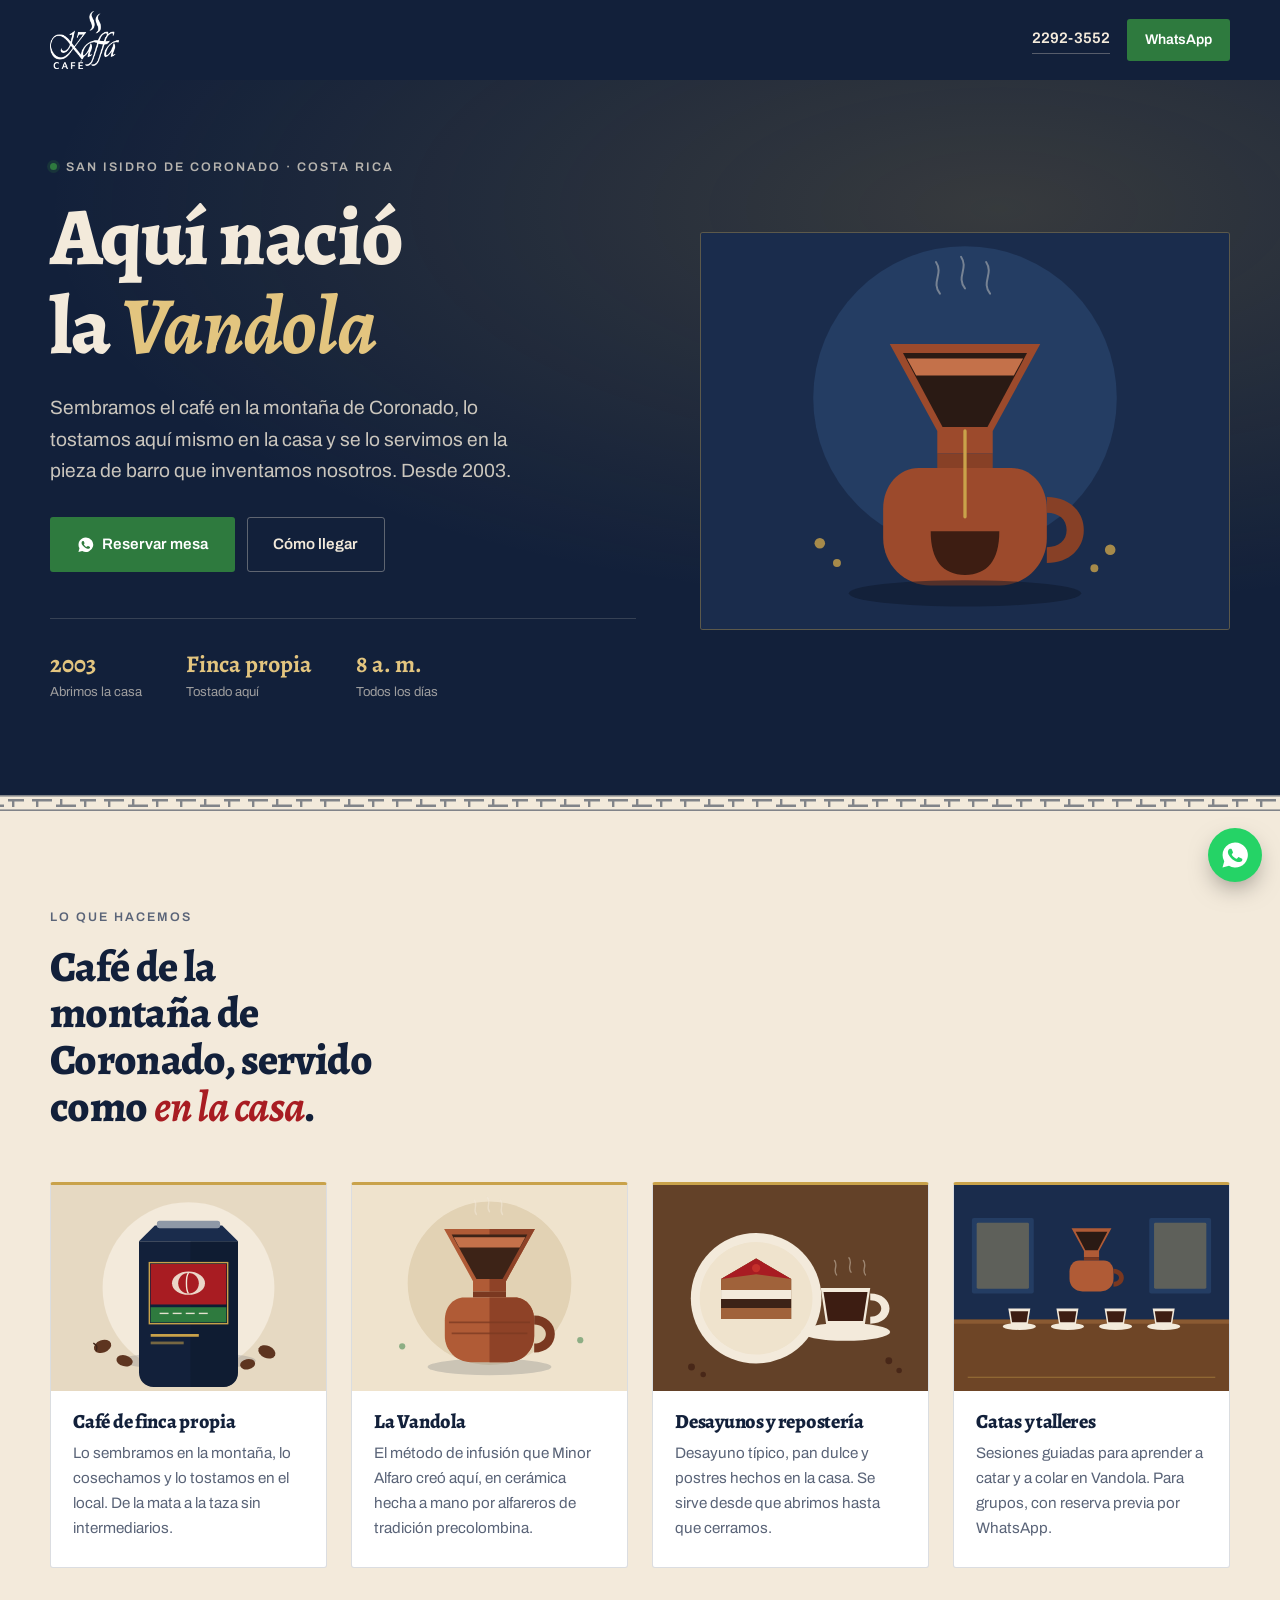
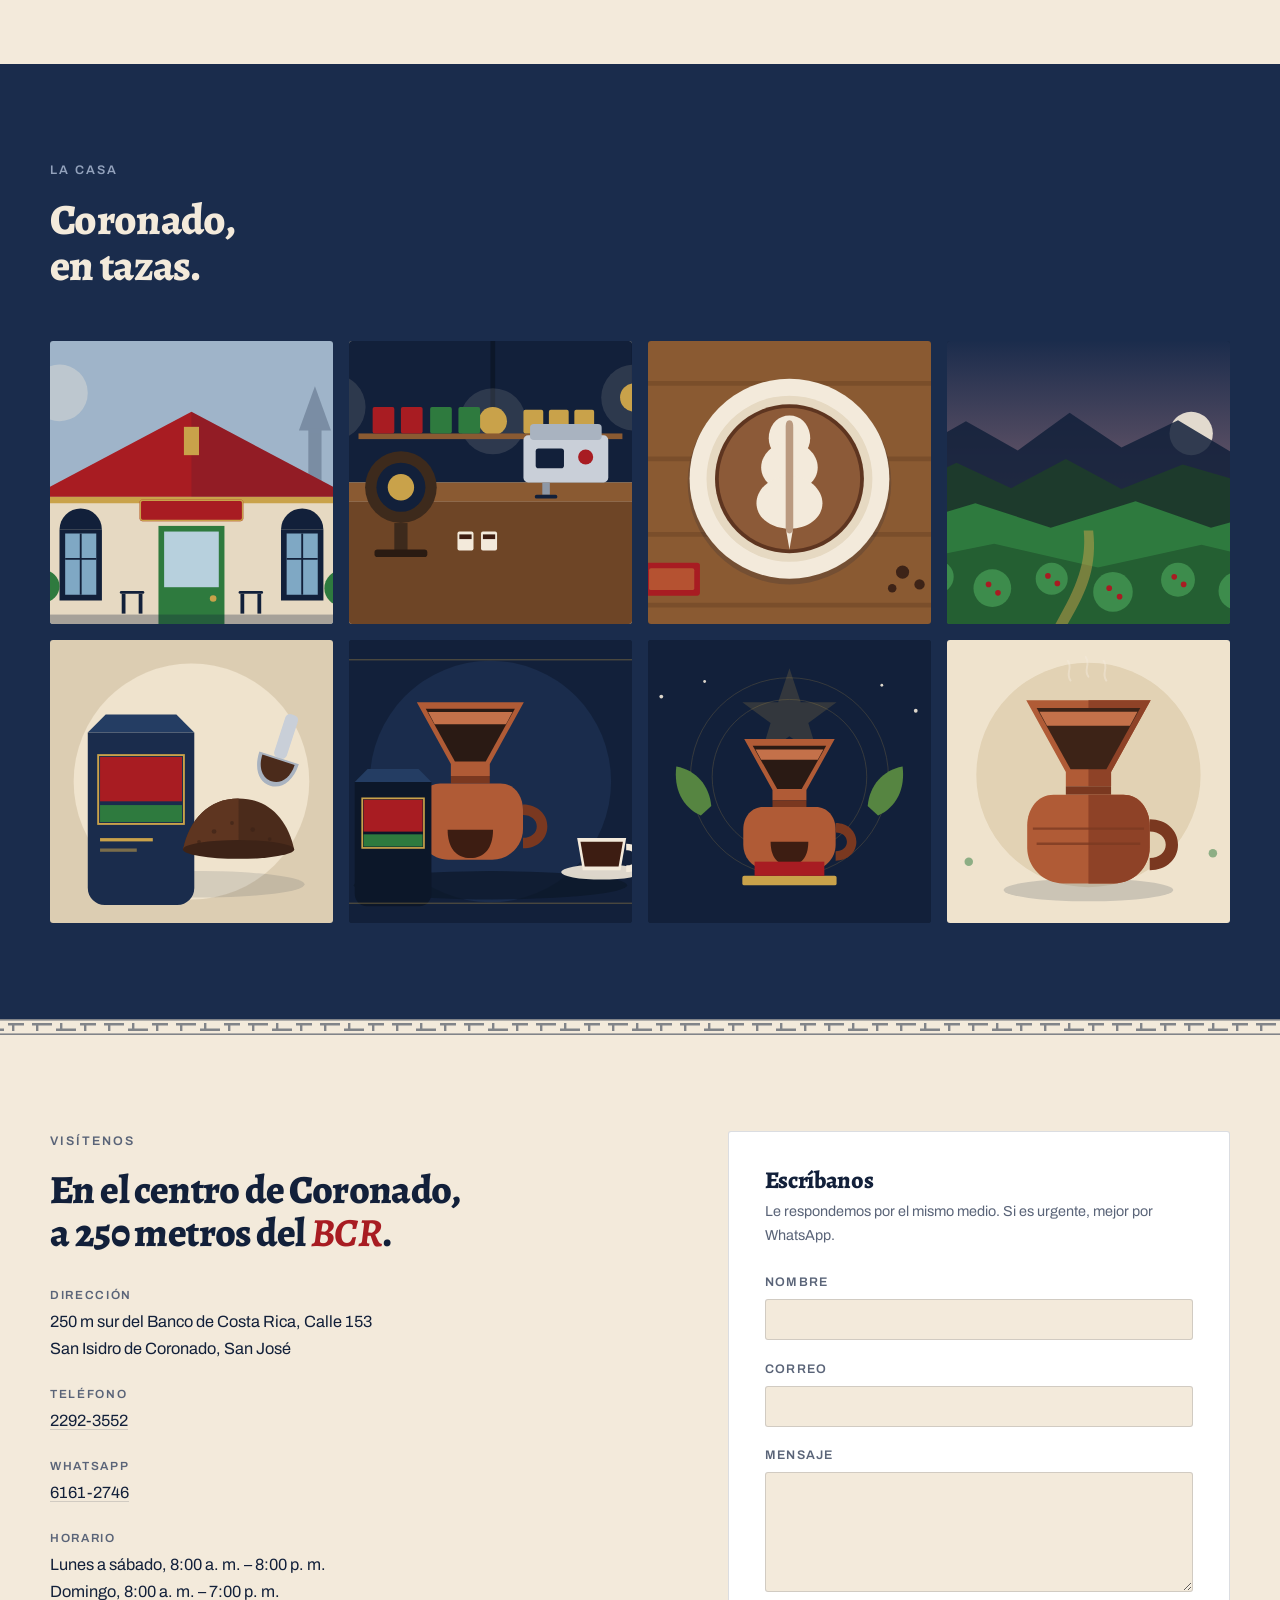
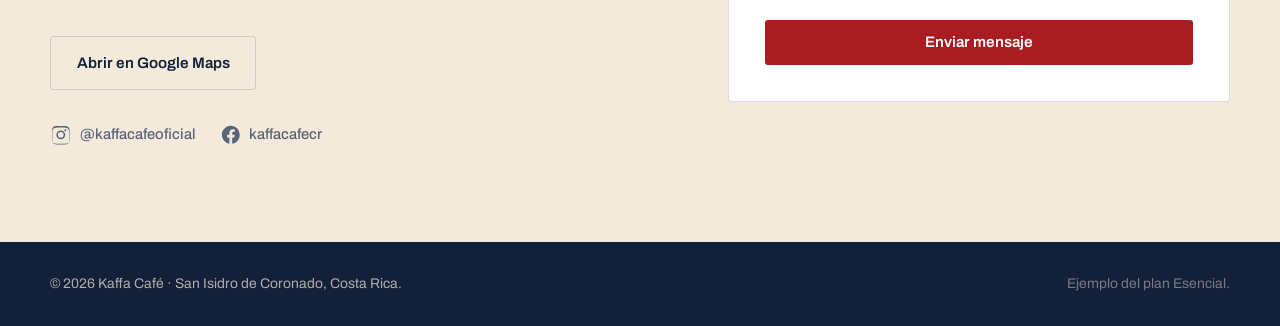
<file: esencial/index.html>
<!DOCTYPE html>
<html lang="es-CR">
<head>
<meta charset="utf-8">
<meta name="viewport" content="width=device-width, initial-scale=1">

<!-- ====== SEO técnico básico (lo que incluye el plan Esencial) ====== -->
<title>Kaffa Café — Café de especialidad en Coronado, Costa Rica</title>
<meta name="description" content="Kaffa Café, en el centro de San Isidro de Coronado desde 2003. Café de finca propia tostado en la casa, cuna de la Vandola. Horarios, ubicación y contacto.">
<!-- Copia de demostración: no debe competir con el sitio real en Google. -->
<meta name="robots" content="noindex, nofollow">
<meta name="theme-color" content="#12203A">
<link rel="canonical" href="https://kaffacafecr.com/esencial/">
<meta property="og:type" content="website">
<meta property="og:locale" content="es_CR">
<meta property="og:title" content="Kaffa Café — Coronado, Costa Rica">
<meta property="og:description" content="Café de especialidad de finca propia, tostado en la casa. Aquí nació la Vandola.">
<meta property="og:url" content="https://kaffacafecr.com/esencial/">
<meta property="og:image" content="https://kaffacafecr.com/assets/img/og.png">
<link rel="icon" href="data:image/svg+xml,%3Csvg xmlns='http://www.w3.org/2000/svg' viewBox='0 0 64 64'%3E%3Crect width='64' height='64' fill='%23C9A24A'/%3E%3Crect x='3' y='3' width='58' height='34' fill='%23A81C22'/%3E%3Crect x='3' y='40' width='58' height='21' fill='%232E7A3E'/%3E%3Ccircle cx='32' cy='20' r='9' fill='%23F3EADB'/%3E%3Ccircle cx='32' cy='50' r='6' fill='%23F3EADB'/%3E%3C/svg%3E">

<link rel="preconnect" href="https://fonts.googleapis.com">
<link rel="preconnect" href="https://fonts.gstatic.com" crossorigin>
<link href="https://fonts.googleapis.com/css2?family=Alegreya:ital,wght@0,400;0,700;0,800;1,400;1,700&family=Archivo:wght@400;500;600;700&family=Yellowtail&display=swap" rel="stylesheet">
<link rel="stylesheet" href="estilos.css">
</head>
<body>

<a class="saltar" href="#contenido">Saltar al contenido</a>


<header class="cabecera">
  <div class="envoltura cabecera__caja">

    <a class="logo" href="#inicio" aria-label="Kaffa Café, inicio">
      <img src="../assets/img/logo.png" alt="Kaffa Café" width="480" height="403">
    </a>

    <!-- Sin menú de navegación: el plan Esencial es una sola sección. -->
    <div class="cabecera__acciones">
      <a class="tel" href="tel:+50622923552">2292&#8209;3552</a>
      <a class="btn btn--verde btn--peque" href="https://wa.me/50661612746?text=Hola%20Kaffa%2C%20buenas.%20Quisiera%20informaci%C3%B3n." target="_blank" rel="noopener">WhatsApp</a>
    </div>

  </div>
</header>

<main id="contenido">
<section id="inicio" aria-labelledby="titulo-principal">

  <!-- ================= PORTADA ================= -->
  <div class="heroe">
    <div class="envoltura heroe__rejilla">

      <div class="heroe__texto">
        <p class="eyebrow"><span class="punto" aria-hidden="true"></span> San Isidro de Coronado · Costa Rica</p>
        <h1 id="titulo-principal">Aquí nació la <em>Vandola</em></h1>
        <p class="entrada">
          Sembramos el café en la montaña de Coronado, lo tostamos aquí mismo en la casa
          y se lo servimos en la pieza de barro que inventamos nosotros. Desde 2003.
        </p>

        <div class="acciones">
          <a class="btn btn--verde" href="https://wa.me/50661612746?text=Hola%20Kaffa%2C%20quiero%20reservar%20una%20mesa." target="_blank" rel="noopener">
            <svg class="ico" viewBox="0 0 24 24" aria-hidden="true"><path d="M12 2a10 10 0 0 0-8.6 15L2 22l5.2-1.4A10 10 0 1 0 12 2Zm5.8 14.2c-.2.7-1.2 1.3-1.9 1.4-.5.1-1.2.2-3.5-.7-2.9-1.2-4.8-4.2-5-4.4-.1-.2-1.1-1.5-1.1-2.9 0-1.4.7-2 1-2.3.2-.3.6-.4.8-.4h.6c.2 0 .4 0 .7.5l.9 2.2c.1.2.1.4 0 .6l-.4.6-.3.3c-.1.2-.3.3-.1.6.1.3.7 1.2 1.5 1.9 1 .9 1.8 1.2 2.1 1.3.2.1.4.1.6-.1l.9-1c.2-.2.3-.2.6-.1l2.1 1c.3.1.5.2.5.4.1.1.1.8-.1 1.5Z"/></svg>
            Reservar mesa
          </a>
          <a class="btn btn--linea" href="#contacto">Cómo llegar</a>
        </div>

        <ul class="sellos">
          <li><b>2003</b><span>Abrimos la casa</span></li>
          <li><b>Finca propia</b><span>Tostado aquí</span></li>
          <li><b>8&nbsp;a.&nbsp;m.</b><span>Todos los días</span></li>
        </ul>
      </div>

      <figure class="heroe__foto">
        <img src="../assets/img/vandola-servicio.svg" alt="Vandola de barro sirviendo café recién colado" width="800" height="600">
      </figure>

    </div>
  </div>

  <span class="greca" aria-hidden="true"></span>

  <!-- ================= 4 SERVICIOS ================= -->
  <div class="bloque">
    <div class="envoltura">
      <header class="bloque__intro">
        <p class="eyebrow">Lo que hacemos</p>
        <h2>Café de la montaña de Coronado, servido como <em>en la casa</em>.</h2>
      </header>

      <div class="servicios">

        <article class="servicio">
          <figure><img src="../assets/img/grano.svg" alt="Grano de café de la finca de Kaffa" width="400" height="300" loading="lazy"></figure>
          <h3>Café de finca propia</h3>
          <p>Lo sembramos en la montaña, lo cosechamos y lo tostamos en el local. De la mata a la taza sin intermediarios.</p>
        </article>

        <article class="servicio">
          <figure><img src="../assets/img/vandola-producto.svg" alt="Vandola de barro hecha a mano" width="400" height="300" loading="lazy"></figure>
          <h3>La Vandola</h3>
          <p>El método de infusión que Minor Alfaro creó aquí, en cerámica hecha a mano por alfareros de tradición precolombina.</p>
        </article>

        <article class="servicio">
          <figure><img src="../assets/img/reposteria.svg" alt="Repostería casera de Kaffa Café" width="400" height="300" loading="lazy"></figure>
          <h3>Desayunos y repostería</h3>
          <p>Desayuno típico, pan dulce y postres hechos en la casa. Se sirve desde que abrimos hasta que cerramos.</p>
        </article>

        <article class="servicio">
          <figure><img src="../assets/img/cata.svg" alt="Cata de café guiada en Kaffa" width="400" height="300" loading="lazy"></figure>
          <h3>Catas y talleres</h3>
          <p>Sesiones guiadas para aprender a catar y a colar en Vandola. Para grupos, con reserva previa por WhatsApp.</p>
        </article>

      </div>
    </div>
  </div>

  <!-- ================= GALERÍA (8 FOTOS) ================= -->
  <div class="bloque bloque--noche">
    <div class="envoltura">
      <header class="bloque__intro">
        <p class="eyebrow">La casa</p>
        <h2>Coronado, en tazas.</h2>
      </header>

      <!-- Galería simple: cuadrícula de 8 fotos, sin visor ampliado. -->
      <div class="galeria">
        <figure><img src="../assets/img/fachada.svg" alt="Fachada de Kaffa Café en el centro de Coronado" width="600" height="600" loading="lazy"></figure>
        <figure><img src="../assets/img/barra.svg" alt="La barra de Kaffa Café" width="600" height="600" loading="lazy"></figure>
        <figure><img src="../assets/img/taza.svg" alt="Taza de café servida" width="600" height="600" loading="lazy"></figure>
        <figure><img src="../assets/img/cafetal.svg" alt="El cafetal en la montaña de Coronado" width="600" height="600" loading="lazy"></figure>
        <figure><img src="../assets/img/molido.svg" alt="Café recién molido" width="600" height="600" loading="lazy"></figure>
        <figure><img src="../assets/img/kit.svg" alt="Kit completo de Vandola" width="600" height="600" loading="lazy"></figure>
        <figure><img src="../assets/img/torneo.svg" alt="Campeonato nacional de Vandola" width="600" height="600" loading="lazy"></figure>
        <figure><img src="../assets/img/vandola-producto.svg" alt="Vandola de barro terminada" width="600" height="600" loading="lazy"></figure>
      </div>
    </div>
  </div>

  <span class="greca" aria-hidden="true"></span>

  <!-- ================= CONTACTO ================= -->
  <div class="bloque" id="contacto">
    <div class="envoltura contacto">

      <div class="contacto__datos">
        <p class="eyebrow">Visítenos</p>
        <h2>En el centro de Coronado, a 250 metros del <em>BCR</em>.</h2>

        <dl class="datos">
          <dt>Dirección</dt>
          <dd>250 m sur del Banco de Costa Rica, Calle 153<br>San Isidro de Coronado, San José</dd>

          <dt>Teléfono</dt>
          <dd><a href="tel:+50622923552">2292-3552</a></dd>

          <dt>WhatsApp</dt>
          <dd><a href="https://wa.me/50661612746?text=Hola%20Kaffa%2C%20buenas.%20Quisiera%20informaci%C3%B3n." target="_blank" rel="noopener">6161-2746</a></dd>

          <dt>Horario</dt>
          <dd>Lunes a sábado, 8:00 a.&nbsp;m. – 8:00 p.&nbsp;m.<br>Domingo, 8:00 a.&nbsp;m. – 7:00 p.&nbsp;m.</dd>
        </dl>

        <div class="acciones">
          <a class="btn btn--linea" href="https://www.google.com/maps/search/?api=1&query=Kaffa+Caf%C3%A9+San+Isidro+de+Coronado" target="_blank" rel="noopener">Abrir en Google Maps</a>
        </div>

        <div class="redes">
          <a href="https://www.instagram.com/kaffacafeoficial/" target="_blank" rel="noopener" aria-label="Instagram de Kaffa Café">
            <svg viewBox="0 0 24 24" aria-hidden="true"><path d="M12 2.2c3.2 0 3.6 0 4.9.1 1.2.1 1.8.2 2.2.4.6.2 1 .5 1.4.9.4.4.7.8.9 1.4.2.4.4 1 .4 2.2.1 1.3.1 1.7.1 4.9s0 3.6-.1 4.9c-.1 1.2-.2 1.8-.4 2.2-.2.6-.5 1-.9 1.4-.4.4-.8.7-1.4.9-.4.2-1 .4-2.2.4-1.3.1-1.7.1-4.9.1s-3.6 0-4.9-.1c-1.2-.1-1.8-.2-2.2-.4-.6-.2-1-.5-1.4-.9-.4-.4-.7-.8-.9-1.4-.2-.4-.4-1-.4-2.2C2.2 15.6 2.2 15.2 2.2 12s0-3.6.1-4.9c.1-1.2.2-1.8.4-2.2.2-.6.5-1 .9-1.4.4-.4.8-.7 1.4-.9.4-.2 1-.4 2.2-.4 1.3-.1 1.7-.1 4.8-.1Zm0 1.8c-3.1 0-3.5 0-4.7.1-1.1.05-1.7.2-2.1.35-.5.2-.9.45-1.3.85-.4.4-.65.8-.85 1.3-.15.4-.3 1-.35 2.1-.1 1.2-.1 1.6-.1 4.7s0 3.5.1 4.7c.05 1.1.2 1.7.35 2.1.2.5.45.9.85 1.3.4.4.8.65 1.3.85.4.15 1 .3 2.1.35 1.2.1 1.6.1 4.7.1s3.5 0 4.7-.1c1.1-.05 1.7-.2 2.1-.35.5-.2.9-.45 1.3-.85.4-.4.65-.8.85-1.3.15-.4.3-1 .35-2.1.1-1.2.1-1.6.1-4.7s0-3.5-.1-4.7c-.05-1.1-.2-1.7-.35-2.1-.2-.5-.45-.9-.85-1.3-.4-.4-.8-.65-1.3-.85-.4-.15-1-.3-2.1-.35-1.2-.1-1.6-.1-4.7-.1Zm0 3.1a4.9 4.9 0 1 1 0 9.8 4.9 4.9 0 0 1 0-9.8Zm0 8.08a3.18 3.18 0 1 0 0-6.36 3.18 3.18 0 0 0 0 6.36Zm6.24-8.28a1.14 1.14 0 1 1-2.28 0 1.14 1.14 0 0 1 2.28 0Z"/></svg>
            <span>@kaffacafeoficial</span>
          </a>
          <a href="https://www.facebook.com/kaffacafecr" target="_blank" rel="noopener" aria-label="Facebook de Kaffa Café">
            <svg viewBox="0 0 24 24" aria-hidden="true"><path d="M22 12a10 10 0 1 0-11.56 9.88v-6.99H7.9V12h2.54V9.8c0-2.51 1.5-3.9 3.78-3.9 1.1 0 2.24.2 2.24.2v2.46h-1.26c-1.24 0-1.63.77-1.63 1.56V12h2.78l-.45 2.89h-2.33v6.99A10 10 0 0 0 22 12Z"/></svg>
            <span>kaffacafecr</span>
          </a>
        </div>
      </div>

      <!-- Formulario de contacto simple. Netlify lo detecta solo al publicar. -->
      <div class="contacto__forma">
        <h3>Escríbanos</h3>
        <p class="nota">Le respondemos por el mismo medio. Si es urgente, mejor por WhatsApp.</p>

        <form name="contacto" method="POST" action="/gracias/" data-netlify="true" netlify-honeypot="bot-field">
          <input type="hidden" name="form-name" value="contacto">
          <p class="oculto"><label>No llenar este campo: <input name="bot-field"></label></p>

          <label for="nombre">Nombre</label>
          <input id="nombre" name="nombre" type="text" autocomplete="name" required>

          <label for="correo">Correo</label>
          <input id="correo" name="correo" type="email" autocomplete="email" required>

          <label for="mensaje">Mensaje</label>
          <textarea id="mensaje" name="mensaje" rows="5" required></textarea>

          <button class="btn btn--rojo" type="submit">Enviar mensaje</button>
        </form>
      </div>

    </div>
  </div>

</section>
</main>

<footer class="pie">
  <div class="envoltura pie__caja">
    <span>© <span id="anio">2026</span> Kaffa Café · San Isidro de Coronado, Costa Rica.</span>
    <span class="pie__nota">Ejemplo del plan Esencial.</span>
  </div>
</footer>

<a class="flotante" href="https://wa.me/50661612746?text=Hola%20Kaffa%2C%20buenas.%20Quisiera%20informaci%C3%B3n." target="_blank" rel="noopener" aria-label="Escribir por WhatsApp">
  <svg viewBox="0 0 24 24" aria-hidden="true"><path d="M12 2a10 10 0 0 0-8.6 15L2 22l5.2-1.4A10 10 0 1 0 12 2Zm5.8 14.2c-.2.7-1.2 1.3-1.9 1.4-.5.1-1.2.2-3.5-.7-2.9-1.2-4.8-4.2-5-4.4-.1-.2-1.1-1.5-1.1-2.9 0-1.4.7-2 1-2.3.2-.3.6-.4.8-.4h.6c.2 0 .4 0 .7.5l.9 2.2c.1.2.1.4 0 .6l-.4.6-.3.3c-.1.2-.3.3-.1.6.1.3.7 1.2 1.5 1.9 1 .9 1.8 1.2 2.1 1.3.2.1.4.1.6-.1l.9-1c.2-.2.3-.2.6-.1l2.1 1c.3.1.5.2.5.4.1.1.1.8-.1 1.5Z"/></svg>
</a>

<script>document.getElementById('anio').textContent = new Date().getFullYear();</script>

</body>
</html>
</file>
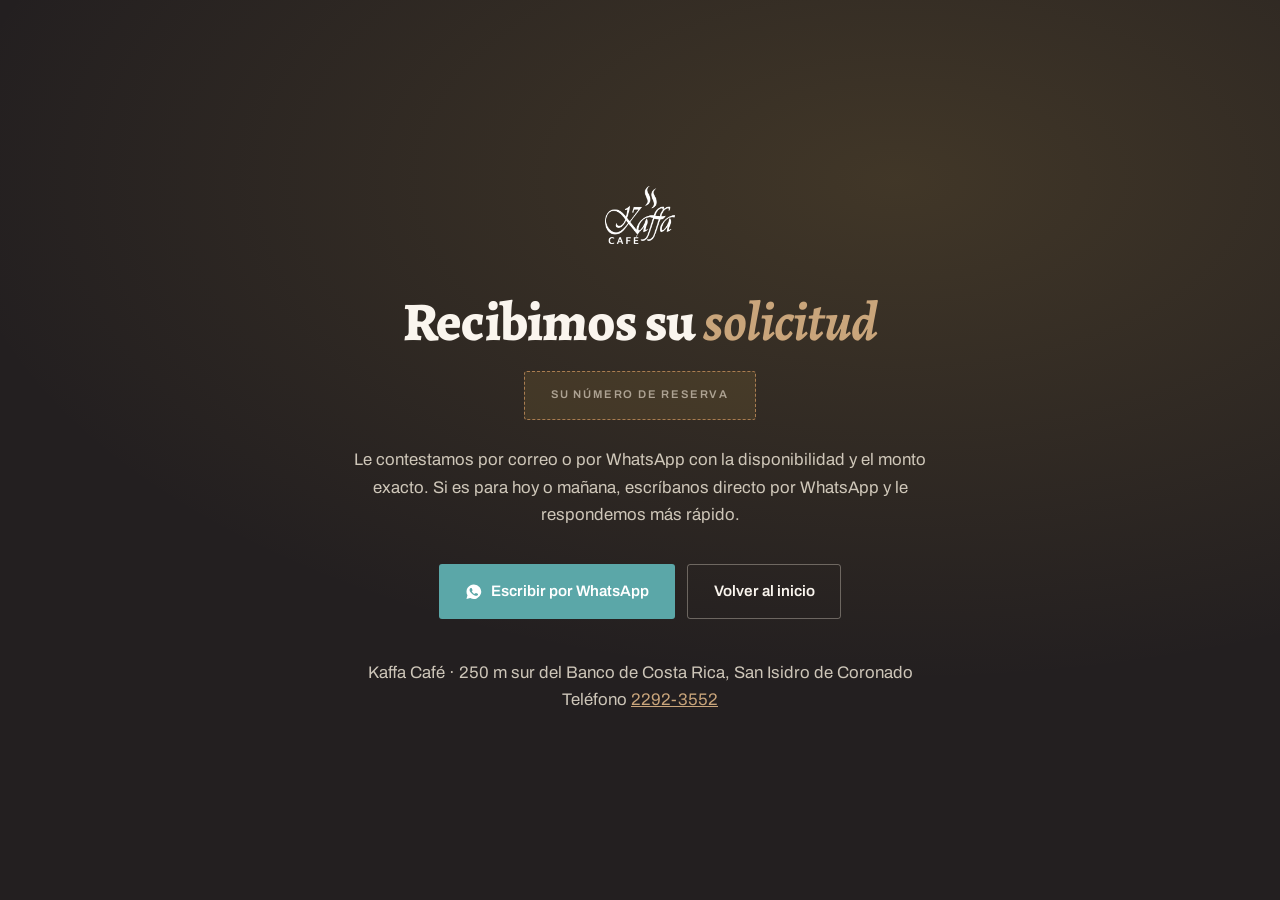
<file: gracias/index.html>
<!DOCTYPE html>
<html lang="es-CR">
<head>
<meta charset="utf-8">
<meta name="viewport" content="width=device-width, initial-scale=1">

<title>Solicitud recibida — Kaffa Café</title>
<meta name="description" content="Recibimos su solicitud de reserva. Le confirmamos disponibilidad y precio por correo o WhatsApp.">
<!-- Una página de gracias no debe salir en buscadores. -->
<meta name="robots" content="noindex, nofollow">
<meta name="theme-color" content="#12203A">

<link rel="icon" href="data:image/svg+xml,%3Csvg xmlns='http://www.w3.org/2000/svg' viewBox='0 0 64 64'%3E%3Crect width='64' height='64' fill='%23C9A24A'/%3E%3Crect x='3' y='3' width='58' height='34' fill='%23A81C22'/%3E%3Crect x='3' y='40' width='58' height='21' fill='%232E7A3E'/%3E%3Ccircle cx='32' cy='20' r='9' fill='%23F3EADB'/%3E%3Ccircle cx='32' cy='50' r='6' fill='%23F3EADB'/%3E%3C/svg%3E">

<link rel="preconnect" href="https://fonts.googleapis.com">
<link rel="preconnect" href="https://fonts.gstatic.com" crossorigin>
<link href="https://fonts.googleapis.com/css2?family=Alegreya:ital,wght@0,400;0,700;0,800;1,400;1,700&family=Archivo:wght@400;500;600;700&family=Yellowtail&display=swap" rel="stylesheet">
<link rel="stylesheet" href="../assets/css/estilos.css">

<style>
  /* La página es un solo mensaje centrado: no necesita el resto del sistema. */
  .gracias {
    min-height: 100svh;
    display: grid;
    place-items: center;
    padding: 2rem 0;
    background:
      radial-gradient(120% 90% at 70% 20%, rgba(201, 162, 74, .18), transparent 62%),
      var(--noche);
    color: var(--crema);
    text-align: center;
  }
  .gracias__caja { width: min(100% - 2.5rem, 620px); }
  .gracias .logo { display: inline-block; margin-bottom: 2.5rem; }
  .gracias h1 { font-size: clamp(2.2rem, 6vw, 3.4rem); margin-bottom: 1.2rem; }
  .gracias h1 em { color: var(--arena-claro); }
  .gracias p { color: rgba(243, 234, 219, .82); font-size: 1.05rem; }
  .gracias .acciones { justify-content: center; margin-top: 2.2rem; }
  .gracias .btn--linea { color: var(--crema); border-color: rgba(243, 234, 219, .34); }
  .gracias .btn--linea:hover { border-color: var(--arena); }
  .gracias__pie { margin-top: 2.5rem; font-size: .88rem; color: rgba(243, 234, 219, .55); }
  .gracias__pie a { color: var(--arena-claro); }
  .codigo-recibo {
    display: inline-block;
    border: 1px dashed var(--arena);
    background: rgba(201, 162, 74, .12);
    border-radius: var(--radio);
    padding: .8rem 1.6rem;
    margin-bottom: 1.6rem;
  }
  .codigo-recibo span {
    display: block;
    font-size: .7rem; font-weight: 600;
    letter-spacing: .16em; text-transform: uppercase;
    color: rgba(243, 234, 219, .6);
    margin-bottom: .2rem;
  }
  .codigo-recibo b {
    display: block;
    font-family: var(--display);
    font-size: 1.7rem; letter-spacing: .06em;
    color: var(--arena-claro);
  }
  .codigo-recibo em {
    display: block;
    font-style: normal;
    font-size: .92rem;
    color: rgba(243, 234, 219, .78);
    margin-top: .5rem;
    padding-top: .5rem;
    border-top: 1px solid rgba(201, 162, 74, .3);
  }
  .codigo-recibo em:empty { display: none; }
</style>
</head>
<body>

<main class="gracias">
  <div class="gracias__caja">

    <a class="logo" href="/" aria-label="Kaffa Café, inicio">
      <img src="../assets/img/logo.png" alt="Kaffa Café" width="480" height="403">
    </a>

    <h1>Recibimos su <em>solicitud</em></h1>

    <!-- El código lo dejó el formulario en sessionStorage antes de enviar. -->
    <div class="codigo-recibo" id="recibo" hidden>
      <span>Su número de reserva</span>
      <b id="reciboCodigo"></b>
      <em id="reciboResumen"></em>
    </div>

    <p>
      Le contestamos por correo o por WhatsApp con la disponibilidad y el monto exacto.
      Si es para hoy o mañana, escríbanos directo por WhatsApp y le respondemos más rápido.
    </p>

    <div class="acciones">
      <a class="btn btn--verde" href="https://wa.me/50661612746?text=Hola%20Kaffa%2C%20acabo%20de%20enviar%20una%20solicitud%20de%20reserva." target="_blank" rel="noopener">
        <svg class="ico" viewBox="0 0 24 24" aria-hidden="true"><path d="M12 2a10 10 0 0 0-8.6 15L2 22l5.2-1.4A10 10 0 1 0 12 2Zm5.8 14.2c-.2.7-1.2 1.3-1.9 1.4-.5.1-1.2.2-3.5-.7-2.9-1.2-4.8-4.2-5-4.4-.1-.2-1.1-1.5-1.1-2.9 0-1.4.7-2 1-2.3.2-.3.6-.4.8-.4h.6c.2 0 .4 0 .7.5l.9 2.2c.1.2.1.4 0 .6l-.4.6-.3.3c-.1.2-.3.3-.1.6.1.3.7 1.2 1.5 1.9 1 .9 1.8 1.2 2.1 1.3.2.1.4.1.6-.1l.9-1c.2-.2.3-.2.6-.1l2.1 1c.3.1.5.2.5.4.1.1.1.8-.1 1.5Z"/></svg>
        Escribir por WhatsApp
      </a>
      <a class="btn btn--linea" href="/">Volver al inicio</a>
    </div>

    <p class="gracias__pie">
      Kaffa Café · 250 m sur del Banco de Costa Rica, San Isidro de Coronado<br>
      Teléfono <a href="tel:+50622923552">2292-3552</a>
    </p>

  </div>
</main>

<script>
  /* El código de reserva llega por sessionStorage, no por la URL: así no queda
     en el historial ni en los registros del servidor. Se borra al mostrarlo
     para que la siguiente reserva genere uno nuevo. */
  (function () {
    var CLAVE = 'kaffa-codigo-reserva';
    var CLAVE_RESUMEN = 'kaffa-resumen-reserva';
    var codigo = '', resumen = '';
    try {
      codigo  = sessionStorage.getItem(CLAVE) || '';
      resumen = sessionStorage.getItem(CLAVE_RESUMEN) || '';
    } catch (e) {}
    if (!codigo) return;

    document.getElementById('reciboCodigo').textContent = codigo;
    document.getElementById('reciboResumen').textContent = resumen;
    document.getElementById('recibo').hidden = false;

    var wa = document.querySelector('.acciones a[href*="wa.me"]');
    if (wa) {
      var texto = 'Hola Kaffa, acabo de enviar la reserva ' + codigo + '.';
      if (resumen) texto += '\n\nDetalle: ' + resumen;
      wa.href = 'https://wa.me/50661612746?text=' + encodeURIComponent(texto);
    }

    try {
      sessionStorage.removeItem(CLAVE);
      sessionStorage.removeItem(CLAVE_RESUMEN);
    } catch (e) {}
  }());
</script>

</body>
</html>
</file>
<file: amedida/styles.css>
/* ===========================================================
   KAFFA CAFÉ — San Isidro de Coronado, Costa Rica
   Sistema visual derivado del logo: rojo, verde, azul noche y oro,
   sobre la textura del barro cocido de la Vandola.
   Tipografía: Yellowtail (marca) · Alegreya (títulos) · Archivo (texto).
   =========================================================== */

/* ---------- 1. Tokens ---------- */
:root {
  /* Los cuatro colores del logo */
  --rojo:        #A81C22;
  --rojo-vivo:   #C4302B;
  --verde:       #2E7A3E;
  --verde-claro: #6FA97A;
  --noche:       #12203A;   /* el azul del recuadro del grano */
  --noche-2:     #1A2C4C;
  --arena:       #C9A24A;   /* el marco dorado */
  --arena-claro: #E3C57F;
  --crema:       #F3EADB;
  --crema-2:     #E6D9C2;

  /* Barro de la Vandola: solo para la pieza y las ilustraciones */
  --barro:       #9C4A2C;
  --barro-claro: #C4714A;

  /* Roles (sección clara por defecto) */
  --fondo:       var(--crema);
  --tinta:       var(--noche);
  --tinta-suave: #5A6478;
  --acento:      var(--rojo);
  --linea:       rgba(18, 32, 58, .15);

  /* Medidas */
  --ancho:       1240px;
  --ancho-texto: 62ch;
  --radio:       3px;
  --pastilla:    999px;
  --seccion:     clamp(4.5rem, 9vw, 8.5rem);
  --nav-h:       80px;

  /* Tipos */
  --marca:   "Yellowtail", "Brush Script MT", cursive;
  --display: "Alegreya", "Iowan Old Style", "Palatino Linotype", Georgia, serif;
  --texto:   "Archivo", "Helvetica Neue", Arial, system-ui, sans-serif;

  --ease: cubic-bezier(.22, .61, .36, 1);

  /* La greca: banda geométrica de cerámica chorotega */
  --greca: url("data:image/svg+xml,%3Csvg xmlns='http://www.w3.org/2000/svg' width='72' height='16' viewBox='0 0 72 16'%3E%3Cg fill='%23000'%3E%3Crect x='0' y='0' width='72' height='1.6'/%3E%3Crect x='0' y='14.4' width='72' height='1.6'/%3E%3Cpath d='M4 4h20v2.4H10.4V12H8V6.4H4z'/%3E%3Cpath d='M28 12h20V9.6H34.4V4H32v5.6h-4z'/%3E%3Cpath d='M52 4h16v2.4H58.4V12H56V6.4h-4z'/%3E%3C/g%3E%3C/svg%3E");
}

/* Secciones oscuras: invierten los roles */
.s--noche, .s--azul {
  --fondo: var(--noche);
  --tinta: var(--crema);
  --tinta-suave: #93A2BC;
  --acento: var(--arena);
  --linea: rgba(243, 234, 219, .16);
  background: var(--fondo);
  color: var(--tinta);
}
.s--azul { --fondo: var(--noche-2); background: var(--fondo); }

/* ---------- 2. Base ---------- */
*, *::before, *::after { box-sizing: border-box; }

html.sin-scroll { overflow: hidden; }

html {
  scroll-behavior: smooth;
  scroll-padding-top: calc(var(--nav-h) + 12px);
  -webkit-text-size-adjust: 100%;
}

body {
  margin: 0;
  background: var(--crema);
  color: var(--noche);
  font-family: var(--texto);
  font-size: 1.02rem;
  line-height: 1.65;
  -webkit-font-smoothing: antialiased;
  text-rendering: optimizeLegibility;
  overflow-x: hidden;
}

/* Grano de barro sobre todo el documento */
body::after {
  content: "";
  position: fixed;
  inset: 0;
  z-index: 9999;
  pointer-events: none;
  opacity: .045;
  background-image: url("data:image/svg+xml,%3Csvg xmlns='http://www.w3.org/2000/svg' width='140' height='140'%3E%3Cfilter id='n'%3E%3CfeTurbulence type='fractalNoise' baseFrequency='.85' numOctaves='3'/%3E%3C/filter%3E%3Crect width='140' height='140' filter='url(%23n)'/%3E%3C/svg%3E");
}

[hidden] { display: none !important; }

img, svg, video { display: block; max-width: 100%; }
img { height: auto; }
a { color: inherit; text-decoration: none; }

h1, h2, h3, h4 {
  font-family: var(--display);
  font-weight: 800;
  line-height: 1.02;
  letter-spacing: -.02em;
  margin: 0;
  text-wrap: balance;
}

p { margin: 0 0 1.1em; max-width: var(--ancho-texto); }
p:last-child { margin-bottom: 0; }

::selection { background: var(--rojo); color: var(--crema); }

:focus-visible {
  outline: 2px solid var(--arena);
  outline-offset: 3px;
  border-radius: var(--radio);
}

.saltar {
  position: absolute;
  left: 12px; top: -70px;
  z-index: 200;
  background: var(--noche); color: var(--crema);
  padding: .7rem 1.1rem; font-size: .85rem;
  transition: top .2s var(--ease);
}
.saltar:focus { top: 12px; }

/* ---------- 3. Piezas reutilizables ---------- */
.envoltura { width: min(100% - 2.5rem, var(--ancho)); margin-inline: auto; }
.seccion { padding-block: var(--seccion); position: relative; }

.rotulo {
  max-width: none;
  font-size: .7rem;
  font-weight: 600;
  letter-spacing: .24em;
  text-transform: uppercase;
  color: var(--acento);
  margin: 0 0 1.1rem;
  display: flex;
  align-items: center;
  gap: .7rem;
}
.rotulo::before { content: ""; width: 26px; height: 1px; background: currentColor; flex: none; }

.titulo { font-size: clamp(2.05rem, 4.6vw, 3.5rem); }
.titulo em { font-style: italic; font-weight: 700; color: var(--acento); }

.entradilla {
  font-size: clamp(1.05rem, 1.5vw, 1.2rem);
  color: var(--tinta-suave);
  margin-top: 1.4rem;
}

.greca {
  height: 16px; width: 100%;
  background: var(--acento);
  -webkit-mask-image: var(--greca); mask-image: var(--greca);
  -webkit-mask-repeat: repeat-x; mask-repeat: repeat-x;
  -webkit-mask-size: auto 16px; mask-size: auto 16px;
  opacity: .8;
}
.greca--tenue { opacity: .32; }

/* Botones */
.btn {
  --btn-bg: var(--rojo);
  --btn-fg: var(--crema);
  display: inline-flex;
  align-items: center;
  justify-content: center;
  gap: .6rem;
  padding: .92rem 1.6rem;
  background: var(--btn-bg);
  color: var(--btn-fg);
  font-family: var(--texto);
  font-size: .86rem;
  font-weight: 600;
  letter-spacing: .06em;
  text-transform: uppercase;
  border: 1px solid var(--btn-bg);
  border-radius: var(--pastilla);
  cursor: pointer;
  transition: transform .18s var(--ease), background .2s var(--ease), color .2s var(--ease), box-shadow .2s var(--ease), border-color .2s var(--ease);
  white-space: nowrap;
}
.btn:hover { transform: translateY(-2px); box-shadow: 0 10px 24px rgba(18,32,58,.26); }
.btn:active { transform: translateY(0); }
.btn:disabled { opacity: .45; cursor: not-allowed; transform: none; box-shadow: none; }
.btn svg { width: 17px; height: 17px; flex: none; fill: currentColor; }

.btn--verde { --btn-bg: var(--verde); }
.btn--oro   { --btn-bg: var(--arena); --btn-fg: var(--noche); }
.btn--linea {
  --btn-bg: transparent;
  --btn-fg: var(--tinta);
  border-color: var(--linea);
}
.btn--linea:hover { background: var(--tinta); color: var(--fondo); border-color: var(--tinta); }
.btn--peque { padding: .6rem 1.05rem; font-size: .72rem; }

.acciones { display: flex; flex-wrap: wrap; gap: .8rem; margin-top: 2rem; }

/* ---------- 4. Marca y navegación ---------- */
.logo { display: flex; align-items: center; gap: .7rem; margin-right: auto; }
.logo img { height: 58px; width: auto; filter: invert(1); }
.logo__lema {
  font-size: .56rem;
  font-weight: 600;
  letter-spacing: .2em;
  text-transform: uppercase;
  color: var(--arena-claro);
  line-height: 1.4;
  border-left: 1px solid rgba(243,234,219,.28);
  padding-left: .7rem;
}

.nav {
  position: fixed;
  inset: 0 0 auto 0;
  z-index: 100;
  height: var(--nav-h);
  display: flex;
  align-items: center;
  background: rgba(18, 32, 58, 0);
  transition: background .35s var(--ease), box-shadow .35s var(--ease);
}
.nav.esta-fija {
  background: rgba(18, 32, 58, .95);
  backdrop-filter: blur(14px);
  box-shadow: 0 1px 0 rgba(201,162,74,.35);
}
.nav__caja {
  width: min(100% - 2.5rem, var(--ancho));
  margin-inline: auto;
  display: flex;
  align-items: center;
  gap: 1.5rem;
}

.menu { display: flex; align-items: center; gap: 1.5rem; }
.menu a {
  font-size: .81rem;
  font-weight: 500;
  letter-spacing: .05em;
  color: rgba(243,234,219,.8);
  padding: .3rem 0;
  border-bottom: 1px solid transparent;
  transition: color .2s var(--ease), border-color .2s var(--ease);
}
.menu a:hover { color: var(--crema); }
.menu a.activo { color: var(--crema); border-color: var(--arena); }

.nav .btn { padding: .66rem 1.1rem; font-size: .74rem; }

.hamburguesa {
  display: none;
  width: 42px; height: 42px;
  background: none;
  border: 1px solid rgba(243,234,219,.3);
  border-radius: var(--pastilla);
  cursor: pointer;
  padding: 0;
  place-items: center;
}
.hamburguesa i { display: block; width: 17px; height: 1.5px; background: var(--crema); position: relative; transition: background .25s var(--ease); }
.hamburguesa i::before, .hamburguesa i::after {
  content: ""; position: absolute; left: 0;
  width: 17px; height: 1.5px; background: var(--crema);
  transition: transform .25s var(--ease), top .25s var(--ease);
}
.hamburguesa i::before { top: -6px; }
.hamburguesa i::after  { top: 6px; }
.nav.abierto .hamburguesa i { background: transparent; }
.nav.abierto .hamburguesa i::before { top: 0; transform: rotate(45deg); }
.nav.abierto .hamburguesa i::after  { top: 0; transform: rotate(-45deg); }

/* ---------- 5. Portada ---------- */
.portada {
  position: relative;
  min-height: 100svh;
  display: flex;
  align-items: center;
  padding-top: calc(var(--nav-h) + 3rem);
  padding-bottom: 4.5rem;
  background:
    radial-gradient(115% 85% at 80% 16%, #23375C 0%, rgba(35,55,92,0) 60%),
    radial-gradient(85% 70% at 4% 100%, #3A1418 0%, rgba(58,20,24,0) 58%),
    var(--noche);
  color: var(--crema);
  overflow: hidden;
}

.portada__rejilla {
  display: grid;
  grid-template-columns: minmax(0, 1.05fr) minmax(0, .95fr);
  gap: clamp(2rem, 5vw, 4.5rem);
  align-items: center;
}

.portada__eyebrow {
  max-width: none;
  display: inline-flex;
  align-items: center;
  gap: .65rem;
  font-size: .68rem;
  font-weight: 600;
  letter-spacing: .16em;
  text-transform: uppercase;
  color: var(--arena-claro);
  margin-bottom: 1.6rem;
}
.punto {
  width: 6px; height: 6px; border-radius: 50%;
  background: var(--verde-claro);
  animation: latido 2.6s infinite;
  flex: none;
}
@keyframes latido {
  0%   { box-shadow: 0 0 0 0 rgba(111,169,122,.6); }
  70%  { box-shadow: 0 0 0 9px rgba(111,169,122,0); }
  100% { box-shadow: 0 0 0 0 rgba(111,169,122,0); }
}

.portada h1 {
  font-size: clamp(2.7rem, 5.6vw, 5.1rem);
  line-height: .94;
  letter-spacing: -.035em;
  margin-bottom: 1.5rem;
}
.portada h1 em {
  font-family: var(--marca);
  font-style: normal;
  font-weight: 400;
  color: var(--arena-claro);
  letter-spacing: 0;
  display: block;
  font-size: 1.12em;
  line-height: 1.1;
  padding-bottom: .06em;
}

/* :not() para no pisar el tamaño ni el ancho del rótulo, que también es un <p>. */
.portada__texto p:not(.portada__eyebrow) {
  font-size: clamp(1.04rem, 1.6vw, 1.22rem);
  color: rgba(243,234,219,.76);
  max-width: 45ch;
}

.portada__sellos {
  display: flex;
  flex-wrap: wrap;
  gap: 1.5rem 2.4rem;
  margin-top: 2.6rem;
  padding-top: 1.7rem;
  border-top: 1px solid rgba(243,234,219,.16);
}
.sello b {
  display: block;
  font-family: var(--display);
  font-size: 1.75rem;
  font-weight: 800;
  line-height: 1;
  color: var(--crema);
}
.sello span { font-size: .68rem; letter-spacing: .16em; text-transform: uppercase; color: rgba(243,234,219,.55); }

/* --- Pieza firma: la lámina técnica de la Vandola --- */
.lamina {
  position: relative;
  padding: 1.6rem;
  border: 1px solid rgba(201,162,74,.35);
  border-radius: var(--radio);
  background: linear-gradient(180deg, rgba(243,234,219,.04), rgba(243,234,219,.008));
}
.lamina::before, .lamina::after {
  content: "";
  position: absolute;
  width: 13px; height: 13px;
  border: 1px solid var(--arena);
}
.lamina::before { top: -1px; left: -1px; border-right: 0; border-bottom: 0; }
.lamina::after  { bottom: -1px; right: -1px; border-left: 0; border-top: 0; }

.lamina__pie {
  display: flex;
  justify-content: space-between;
  gap: 1rem;
  margin-top: 1rem;
  padding-top: .85rem;
  border-top: 1px solid rgba(243,234,219,.14);
  font-size: .62rem;
  letter-spacing: .18em;
  text-transform: uppercase;
  color: rgba(243,234,219,.5);
}

.vandola-svg { width: 100%; height: auto; }

/* El volumen del barro sale de los degradados definidos en el <defs> del SVG. */
.vandola-svg .barro-relleno { fill: url(#barroCono); }
.vandola-svg .barro-panza   { fill: url(#barroPanza); }
.vandola-svg .barro-int     { fill: url(#barroInterior); }
.vandola-svg .barro-sombra  { fill: #632C16; }
.vandola-svg .barro-anillo  { fill: none; stroke: #632C16; stroke-width: 2; opacity: .45; }
.vandola-svg .brillo        { fill: #F3EADB; opacity: .13; }
.vandola-svg .contorno      { fill: none; stroke: #E3C57F; stroke-width: 1.7; stroke-linejoin: round; stroke-linecap: round; opacity: .88; }
.vandola-svg .cota          { fill: none; stroke: rgba(111,169,122,.65); stroke-width: 1; stroke-dasharray: 4 4; }
.vandola-svg .rotulillo     { fill: rgba(243,234,219,.78); font-family: "Archivo", sans-serif; font-size: 11px; letter-spacing: .14em; }
.vandola-svg .lecho         { fill: #33200F; }
.vandola-svg .lecho-sup     { fill: #4A2E16; }
.vandola-svg .grano         { fill: #C4714A; }
.vandola-svg .cafe          { fill: url(#liquidoCafe); }

.vandola-svg .chorro {
  stroke: var(--arena);
  stroke-width: 2.6;
  stroke-linecap: round;
  stroke-dasharray: 14 170;
  animation: gotear 2.3s linear infinite;
}
@keyframes gotear { from { stroke-dashoffset: 184; } to { stroke-dashoffset: 0; } }

/* fill-box ancla el escalado al fondo del propio líquido, no al del lienzo. */
.vandola-svg .nivel {
  transform-box: fill-box;
  transform-origin: 50% 100%;
  animation: llenar 7s var(--ease) infinite;
}
@keyframes llenar {
  0%, 8%   { transform: scaleY(.16); }
  62%, 88% { transform: scaleY(1); }
  100%     { transform: scaleY(.16); }
}

.vandola-svg .vapor {
  stroke: rgba(243,234,219,.4);
  stroke-width: 1.8;
  fill: none;
  stroke-linecap: round;
  animation: vapor 4.5s ease-in-out infinite;
}
.vandola-svg .vapor:nth-of-type(2) { animation-delay: .9s; }
.vandola-svg .vapor:nth-of-type(3) { animation-delay: 1.8s; }
@keyframes vapor {
  0%   { opacity: 0; transform: translateY(6px); }
  35%  { opacity: 1; }
  100% { opacity: 0; transform: translateY(-16px); }
}

.portada__greca { position: absolute; left: 0; right: 0; bottom: 0; }

/* ---------- 6. Barra de datos ---------- */
.barra-datos { background: var(--rojo); color: var(--crema); padding-block: 1.15rem; }
.barra-datos__caja { display: flex; flex-wrap: wrap; align-items: center; gap: .9rem 2.6rem; }
.dato { display: flex; align-items: center; gap: .65rem; font-size: .84rem; }
.dato svg { width: 17px; height: 17px; fill: rgba(243,234,219,.75); flex: none; }
.dato b { font-weight: 600; }
.dato--estado { margin-right: auto; }

.pastilla-estado {
  display: inline-flex;
  align-items: center;
  gap: .5rem;
  padding: .3rem .85rem .3rem .65rem;
  border-radius: var(--pastilla);
  background: rgba(18,32,58,.3);
  font-size: .78rem;
  font-weight: 600;
}
.pastilla-estado i { width: 7px; height: 7px; border-radius: 50%; background: var(--verde-claro); flex: none; }
.pastilla-estado.cerrado i { background: var(--arena-claro); }

/* ---------- 7. Historia ---------- */
.historia__rejilla {
  display: grid;
  grid-template-columns: minmax(0, 1fr) minmax(0, 1fr);
  gap: clamp(2.2rem, 5vw, 4.5rem);
  align-items: center;
}

.marco {
  position: relative;
  border-radius: var(--radio);
  overflow: hidden;
  background: var(--crema-2);
  box-shadow: 0 26px 60px -32px rgba(18,32,58,.65);
  margin: 0;
}
.marco img { width: 100%; }
.marco figcaption {
  position: absolute;
  left: 0; right: 0; bottom: 0;
  padding: 2.4rem 1.2rem .9rem;
  background: linear-gradient(180deg, rgba(18,32,58,0), rgba(18,32,58,.85));
  color: var(--crema);
  font-size: .73rem;
  letter-spacing: .1em;
  text-transform: uppercase;
}

.hitos { margin-top: 2.4rem; border-top: 1px solid var(--linea); }
.hito {
  display: grid;
  grid-template-columns: 92px 1fr;
  gap: 1.2rem;
  padding: 1.05rem 0;
  border-bottom: 1px solid var(--linea);
  align-items: baseline;
}
.hito b { font-family: var(--display); font-size: 1.5rem; font-weight: 800; color: var(--acento); line-height: 1; }
.hito p { margin: 0; font-size: .95rem; color: var(--tinta-suave); }

/* ---------- 8. La Vandola ---------- */
.vandola__cabecera {
  display: grid;
  grid-template-columns: minmax(0, 1fr) minmax(0, .85fr);
  gap: clamp(2rem, 5vw, 4rem);
  align-items: end;
  margin-bottom: 3.4rem;
}
.cita {
  border-left: 2px solid var(--arena);
  padding-left: 1.4rem;
  margin: 0;
  font-family: var(--display);
  font-size: clamp(1.08rem, 1.7vw, 1.28rem);
  font-style: italic;
  line-height: 1.45;
  color: rgba(243,234,219,.88);
}
.cita footer {
  font-family: var(--texto);
  font-style: normal;
  font-size: .7rem;
  letter-spacing: .16em;
  text-transform: uppercase;
  color: var(--arena-claro);
  margin-top: .9rem;
}

.pasos {
  display: grid;
  grid-template-columns: repeat(4, minmax(0, 1fr));
  gap: 1px;
  background: rgba(243,234,219,.16);
  border: 1px solid rgba(243,234,219,.16);
}
.paso { background: var(--noche); padding: 1.9rem 1.5rem; transition: background .3s var(--ease); }
.paso:hover { background: var(--noche-2); }
.paso b { display: block; font-family: var(--texto); font-size: .68rem; font-weight: 600; letter-spacing: .2em; color: var(--arena); margin-bottom: 1rem; }
.paso h3 { font-size: 1.28rem; font-weight: 700; margin-bottom: .55rem; letter-spacing: -.01em; }
.paso p { font-size: .92rem; color: rgba(243,234,219,.66); }

.vandola__cierre {
  display: flex;
  flex-wrap: wrap;
  align-items: center;
  justify-content: space-between;
  gap: 1.6rem;
  margin-top: 2.6rem;
  padding-top: 2rem;
  border-top: 1px solid rgba(243,234,219,.16);
}
.vandola__cierre p { font-size: 1.02rem; color: rgba(243,234,219,.74); max-width: 52ch; margin: 0; }

/* ---------- 9. Competencias ---------- */
.torneo {
  display: grid;
  grid-template-columns: minmax(0, 1.15fr) minmax(0, .85fr);
  gap: clamp(1.8rem, 4vw, 3.4rem);
  align-items: center;
  padding: clamp(1.8rem, 3.5vw, 3rem);
  border: 1px solid var(--arena);
  border-radius: var(--radio);
  background:
    radial-gradient(110% 130% at 100% 0%, rgba(201,162,74,.14), rgba(201,162,74,0) 55%),
    var(--noche-2);
  position: relative;
  overflow: hidden;
}
.torneo::before {
  content: "";
  position: absolute;
  inset: auto 0 0 0;
  height: 3px;
  background: linear-gradient(90deg, var(--rojo) 0 33%, var(--arena) 33% 66%, var(--verde) 66%);
}

.torneo__estado {
  display: inline-flex;
  align-items: center;
  gap: .55rem;
  padding: .34rem .9rem;
  border: 1px solid var(--verde-claro);
  color: var(--verde-claro);
  border-radius: var(--pastilla);
  font-size: .68rem;
  font-weight: 700;
  letter-spacing: .18em;
  text-transform: uppercase;
  margin-bottom: 1.3rem;
}
.torneo__estado i { width: 6px; height: 6px; border-radius: 50%; background: currentColor; animation: latido 2.6s infinite; }

.torneo h3 {
  font-size: clamp(1.8rem, 3.4vw, 2.7rem);
  line-height: 1.03;
  margin-bottom: 1.1rem;
}
.torneo h3 span { display: block; font-family: var(--marca); font-weight: 400; letter-spacing: 0; color: var(--arena-claro); font-size: 1.1em; }
.torneo__meta { display: grid; gap: .55rem; margin: 1.4rem 0 0; }
.torneo__meta div { display: flex; align-items: center; gap: .7rem; font-size: .95rem; color: rgba(243,234,219,.82); }
.torneo__meta svg { width: 17px; height: 17px; fill: var(--arena); flex: none; }

.cuenta { display: grid; grid-template-columns: repeat(4, 1fr); gap: .6rem; }
.cuenta div {
  background: rgba(18,32,58,.65);
  border: 1px solid rgba(243,234,219,.15);
  border-radius: var(--radio);
  padding: 1.1rem .5rem .8rem;
  text-align: center;
}
.cuenta b {
  display: block;
  font-family: var(--display);
  font-size: clamp(1.7rem, 3.4vw, 2.6rem);
  font-weight: 800;
  line-height: 1;
  color: var(--crema);
  font-variant-numeric: tabular-nums;
}
.cuenta span { font-size: .6rem; letter-spacing: .18em; text-transform: uppercase; color: rgba(243,234,219,.5); }
.cuenta__pie { margin-top: .9rem; font-size: .72rem; letter-spacing: .14em; text-transform: uppercase; color: var(--arena-claro); text-align: center; }

.categorias {
  display: grid;
  grid-template-columns: repeat(auto-fit, minmax(220px, 1fr));
  gap: 1px;
  background: rgba(243,234,219,.16);
  border: 1px solid rgba(243,234,219,.16);
  margin-top: 3rem;
}
.categoria { background: var(--noche); padding: 1.6rem 1.4rem; }
.categoria b {
  display: inline-block;
  font-family: var(--display);
  font-size: 1.7rem;
  font-weight: 800;
  color: var(--arena);
  line-height: 1;
  margin-bottom: .7rem;
}
.categoria h3 { font-family: var(--texto); font-size: 1rem; font-weight: 600; letter-spacing: 0; margin-bottom: .3rem; }
.categoria p { font-size: .89rem; color: rgba(243,234,219,.64); margin: 0; }

.ediciones { display: grid; gap: 0; margin-top: 3rem; border-top: 1px solid rgba(243,234,219,.16); }
.edicion {
  display: grid;
  grid-template-columns: 120px 1fr auto;
  gap: 1.4rem;
  align-items: center;
  padding: 1.15rem .2rem;
  border-bottom: 1px solid rgba(243,234,219,.16);
}
.edicion b { font-family: var(--display); font-size: 1.5rem; font-weight: 800; color: var(--crema); }
.edicion p { margin: 0; font-size: .93rem; color: rgba(243,234,219,.66); }
.edicion span {
  font-size: .68rem; letter-spacing: .16em; text-transform: uppercase;
  color: var(--arena-claro); white-space: nowrap;
}

/* ---------- 10. Tienda ---------- */
.tienda__cabecera {
  display: flex;
  flex-wrap: wrap;
  align-items: flex-end;
  justify-content: space-between;
  gap: 1.5rem;
  margin-bottom: 2.8rem;
}

.productos {
  display: grid;
  grid-template-columns: repeat(auto-fill, minmax(268px, 1fr));
  gap: 1.6rem;
}

.producto {
  display: flex;
  flex-direction: column;
  background: var(--fondo);
  border: 1px solid var(--linea);
  border-radius: var(--radio);
  overflow: hidden;
  transition: transform .25s var(--ease), box-shadow .25s var(--ease), border-color .25s var(--ease);
}
.producto:hover {
  transform: translateY(-4px);
  border-color: var(--rojo);
  box-shadow: 0 22px 44px -26px rgba(18,32,58,.5);
}

.producto__foto { position: relative; aspect-ratio: 4 / 3; background: var(--crema-2); overflow: hidden; }
.producto__foto img { width: 100%; height: 100%; object-fit: cover; }
.producto__cinta {
  position: absolute;
  top: .8rem; left: .8rem;
  background: var(--verde);
  color: #fff;
  font-size: .6rem;
  font-weight: 700;
  letter-spacing: .16em;
  text-transform: uppercase;
  padding: .28rem .7rem;
  border-radius: var(--pastilla);
}
.producto__cinta--oro { background: var(--arena); color: var(--noche); }
.producto__cinta--rojo { background: var(--rojo); }

.producto__cuerpo { padding: 1.3rem; display: flex; flex-direction: column; gap: .55rem; flex: 1; }
.producto__cuerpo h3 { font-family: var(--texto); font-size: 1.06rem; font-weight: 600; letter-spacing: 0; line-height: 1.3; }
.producto__notas { font-size: .84rem; color: var(--tinta-suave); margin: 0; }

.opciones { display: grid; gap: .55rem; margin-top: .3rem; }
.opcion__titulo { font-size: .62rem; font-weight: 700; letter-spacing: .18em; text-transform: uppercase; color: var(--tinta-suave); }
.fichas { display: flex; flex-wrap: wrap; gap: .35rem; }
.ficha {
  font-family: var(--texto);
  font-size: .76rem;
  font-weight: 500;
  padding: .34rem .75rem;
  border: 1px solid var(--linea);
  border-radius: var(--pastilla);
  background: transparent;
  color: var(--tinta-suave);
  cursor: pointer;
  transition: all .18s var(--ease);
}
.ficha:hover { border-color: var(--rojo); color: var(--rojo); }
.ficha[aria-pressed="true"] { background: var(--noche); border-color: var(--noche); color: var(--crema); }

.producto__pie {
  margin-top: auto;
  padding-top: 1rem;
  display: flex;
  align-items: center;
  justify-content: space-between;
  gap: .8rem;
  border-top: 1px solid var(--linea);
}
.precio {
  font-family: var(--display);
  font-size: 1.5rem;
  font-weight: 800;
  line-height: 1;
  color: var(--tinta);
  font-variant-numeric: tabular-nums;
}
.precio small { font-family: var(--texto); font-size: .68rem; font-weight: 600; letter-spacing: .1em; color: var(--tinta-suave); display: block; margin-top: .25rem; }

.nota-precio {
  margin-top: 2.2rem;
  padding: 1.2rem 1.4rem;
  background: rgba(18,32,58,.045);
  border-left: 2px solid var(--arena);
  font-size: .9rem;
  color: var(--tinta-suave);
}

/* Carrito */
.carrito-abre {
  position: relative;
}
.carrito-abre b {
  position: absolute;
  top: -6px; right: -6px;
  min-width: 20px; height: 20px;
  padding: 0 5px;
  border-radius: var(--pastilla);
  background: var(--arena);
  color: var(--noche);
  font-size: .68rem;
  font-weight: 700;
  display: grid;
  place-items: center;
  transform: scale(0);
  transition: transform .3s var(--ease);
}
.carrito-abre b.hay { transform: scale(1); }

.telon {
  position: fixed;
  inset: 0;
  z-index: 190;
  background: rgba(10, 18, 32, .65);
  backdrop-filter: blur(3px);
  opacity: 0;
  visibility: hidden;
  transition: opacity .3s var(--ease), visibility .3s;
}
.telon.abierto { opacity: 1; visibility: visible; }

.carrito {
  position: fixed;
  top: 0; right: 0; bottom: 0;
  z-index: 200;
  width: min(420px, 100%);
  background: var(--crema);
  color: var(--noche);
  display: flex;
  flex-direction: column;
  transform: translateX(102%);
  transition: transform .4s var(--ease);
  box-shadow: -20px 0 60px -20px rgba(10,18,32,.55);
}
.carrito.abierto { transform: none; }

.carrito__cabeza {
  display: flex;
  align-items: center;
  justify-content: space-between;
  gap: 1rem;
  padding: 1.4rem 1.5rem;
  border-bottom: 1px solid var(--linea);
}
.carrito__cabeza h2 { font-size: 1.35rem; }
.carrito__cerrar {
  width: 38px; height: 38px;
  border: 1px solid var(--linea);
  border-radius: 50%;
  background: none;
  cursor: pointer;
  font-size: 1.2rem;
  line-height: 1;
  color: var(--noche);
  display: grid; place-items: center;
  transition: background .2s var(--ease);
}
.carrito__cerrar:hover { background: rgba(18,32,58,.08); }

.carrito__cuerpo { flex: 1; overflow-y: auto; overflow-x: hidden; overscroll-behavior: contain; }
.carrito__lista { padding: .5rem 1.5rem; }
.carrito__vacio { padding: 3rem 0; text-align: center; color: var(--tinta-suave); font-size: .95rem; }

.linea {
  display: grid;
  grid-template-columns: 1fr auto;
  gap: .3rem 1rem;
  padding: 1.1rem 0;
  border-bottom: 1px solid var(--linea);
}
.linea h3 { font-family: var(--texto); font-size: .95rem; font-weight: 600; letter-spacing: 0; overflow-wrap: anywhere; }
.linea small { grid-column: 1; font-size: .78rem; color: var(--tinta-suave); }
.linea__precio { font-weight: 600; font-variant-numeric: tabular-nums; align-self: start; }
.linea__ctrl { grid-column: 1 / -1; display: flex; align-items: center; gap: .5rem; margin-top: .5rem; }
/* Solo los de cantidad (− y +) son círculos de 28px. Se excluye "Quitar",
   que es texto y necesita ancho propio: si no, se le sale la palabra. */
.linea__ctrl button:not(.linea__quitar) {
  width: 28px; height: 28px;
  border: 1px solid var(--linea);
  background: none;
  border-radius: 50%;
  cursor: pointer;
  color: var(--noche);
  font-size: .95rem;
  line-height: 1;
  display: grid; place-items: center;
  transition: background .18s var(--ease), border-color .18s var(--ease);
}
.linea__ctrl button:not(.linea__quitar):hover { background: var(--noche); border-color: var(--noche); color: var(--crema); }
.linea__ctrl span { min-width: 22px; text-align: center; font-variant-numeric: tabular-nums; font-weight: 600; }
.linea__quitar {
  margin-left: auto;
  background: none; border: 0;
  font-size: .76rem;
  letter-spacing: .1em;
  text-transform: uppercase;
  color: var(--tinta-suave);
  cursor: pointer;
  text-decoration: underline;
  text-underline-offset: 3px;
}
.linea__quitar:hover { color: var(--rojo); }

/* --- Pedir por las apps de reparto (bloque de la Carta) ---
   El HTML está comentado en index.html hasta tener las URL reales. */
.reparto {
  margin-top: 2.25rem;
  padding-top: 1.75rem;
  border-top: 1px solid var(--linea);
  text-align: center;
}
.reparto__titulo {
  font-family: var(--display);
  font-size: 1.3rem;
  font-weight: 700;
  margin-bottom: 1rem;
}
.reparto__botones { display: flex; flex-wrap: wrap; gap: .75rem; justify-content: center; }
.reparto__nota { margin-top: 1rem; font-size: .85rem; color: var(--tinta-suave); }

/* --- Entrega y regalo, entre la lista y el pie --- */
.entrega {
  padding: 1.1rem 1.5rem 1.4rem;
  border-top: 1px solid var(--linea);
}
.entrega__grupo { border: 0; margin: 0; padding: 0; }
.entrega__grupo legend {
  padding: 0;
  font-size: .7rem;
  font-weight: 600;
  letter-spacing: .16em;
  text-transform: uppercase;
  color: var(--tinta-suave);
  margin-bottom: .7rem;
}

.opcion {
  display: flex; align-items: flex-start; gap: .65rem;
  padding: .5rem .6rem;
  border: 1px solid var(--linea);
  border-radius: var(--radio);
  margin-bottom: .4rem;
  cursor: pointer;
  transition: border-color .18s var(--ease), background .18s var(--ease);
}
.opcion:hover { border-color: var(--tinta-suave); }
.opcion input { margin: .25rem 0 0; accent-color: var(--verde); flex: none; }
.opcion b { display: block; font-size: .9rem; font-weight: 600; }
.opcion small { display: block; font-size: .76rem; color: var(--tinta-suave); }
.opcion:has(input:checked) { border-color: var(--verde); background: rgba(46,122,62,.07); }

.entrega__campo { margin-top: .8rem; }
.entrega__campo label {
  display: block;
  font-size: .72rem; font-weight: 600;
  letter-spacing: .1em; text-transform: uppercase;
  color: var(--tinta-suave);
  margin-bottom: .35rem;
}
.entrega__campo input,
.entrega__campo textarea {
  width: 100%;
  font-family: var(--texto); font-size: .95rem; color: var(--noche);
  background: #fff;
  border: 1px solid var(--linea);
  border-radius: var(--radio);
  padding: .55rem .7rem;
}
.entrega__campo input:focus,
.entrega__campo textarea:focus { border-color: var(--arena); outline: none; }
.entrega__campo textarea { resize: vertical; }

.regalo {
  display: flex; align-items: center; gap: .55rem;
  margin-top: 1rem;
  font-size: .9rem;
  cursor: pointer;
}
.regalo input { accent-color: var(--verde); }

.carrito__pie { padding: 1.3rem 1.5rem 1.6rem; border-top: 1px solid var(--linea); background: var(--crema-2); }
.carrito__total { display: flex; justify-content: space-between; align-items: baseline; margin-bottom: 1rem; }
.carrito__total span { font-size: .7rem; letter-spacing: .18em; text-transform: uppercase; color: var(--tinta-suave); }
.carrito__total b { font-family: var(--display); font-size: 1.9rem; font-weight: 800; font-variant-numeric: tabular-nums; }
.carrito__pie .btn { width: 100%; }
.carrito__aviso { margin-top: .9rem; font-size: .76rem; color: var(--tinta-suave); text-align: center; }

/* ---------- 11. La carta ---------- */
.carta__cabecera {
  display: flex;
  flex-wrap: wrap;
  align-items: flex-end;
  justify-content: space-between;
  gap: 1.5rem;
  margin-bottom: 2.4rem;
}
.pestanas { display: flex; flex-wrap: wrap; gap: .5rem; margin-bottom: 2.2rem; }
.pestana {
  font-family: var(--texto);
  font-size: .78rem;
  font-weight: 600;
  letter-spacing: .08em;
  text-transform: uppercase;
  padding: .62rem 1.15rem;
  border: 1px solid var(--linea);
  border-radius: var(--pastilla);
  background: transparent;
  color: var(--tinta-suave);
  cursor: pointer;
  transition: all .2s var(--ease);
}
.pestana:hover { border-color: var(--rojo); color: var(--rojo); }
.pestana[aria-selected="true"] { background: var(--noche); border-color: var(--noche); color: var(--crema); }

.platos { display: grid; grid-template-columns: repeat(auto-fill, minmax(285px, 1fr)); gap: 0 3.2rem; }
.plato { display: grid; gap: .2rem; padding: 1.05rem 0; border-bottom: 1px solid var(--linea); }
.plato h3 { font-family: var(--texto); font-size: 1rem; font-weight: 600; letter-spacing: 0; line-height: 1.35; }
.plato p { font-size: .89rem; color: var(--tinta-suave); margin: 0; }
.marca-v {
  display: inline-block;
  font-size: .6rem;
  font-weight: 700;
  letter-spacing: .14em;
  text-transform: uppercase;
  color: var(--verde);
  border: 1px solid currentColor;
  border-radius: var(--pastilla);
  padding: .05rem .5rem;
  margin-left: .45rem;
  vertical-align: 2px;
}

.nota-carta {
  margin-top: 2.2rem;
  padding: 1.2rem 1.4rem;
  background: rgba(18,32,58,.045);
  border-left: 2px solid var(--rojo);
  font-size: .92rem;
  color: var(--tinta-suave);
}

/* ---------- 12. Galería ---------- */
.galeria {
  display: grid;
  grid-template-columns: repeat(6, 1fr);
  grid-auto-rows: clamp(130px, 14.5vw, 200px);
  gap: 12px;
}
.pieza {
  position: relative;
  overflow: hidden;
  border-radius: var(--radio);
  background: var(--noche-2);
  cursor: zoom-in;
  border: 0;
  padding: 0;
  margin: 0;
  display: block;
  height: 100%;
}
.pieza img { width: 100%; height: 100%; object-fit: cover; transition: transform .7s var(--ease); }
.pieza:hover img { transform: scale(1.05); }
.pieza figcaption {
  position: absolute;
  inset: auto 0 0 0;
  padding: 2.6rem .95rem .85rem;
  background: linear-gradient(180deg, rgba(18,32,58,0), rgba(18,32,58,.9));
  color: var(--crema);
  font-size: .73rem;
  letter-spacing: .09em;
  text-align: left;
  opacity: 0;
  transform: translateY(8px);
  transition: opacity .3s var(--ease), transform .3s var(--ease);
}
.pieza:hover figcaption, .pieza:focus-visible figcaption { opacity: 1; transform: none; }

.pieza--ancha { grid-column: span 4; grid-row: span 2; }
.pieza--alta  { grid-column: span 2; grid-row: span 2; }
.pieza--media { grid-column: span 2; }
.pieza--llena { grid-column: span 6; }

.visor {
  position: fixed;
  inset: 0;
  z-index: 300;
  display: grid;
  place-items: center;
  padding: clamp(1rem, 4vw, 3rem);
  background: rgba(8, 14, 26, .95);
  backdrop-filter: blur(6px);
  opacity: 0;
  visibility: hidden;
  transition: opacity .3s var(--ease), visibility .3s;
}
.visor.abierto { opacity: 1; visibility: visible; }
.visor img { max-width: min(1100px, 100%); max-height: 78vh; object-fit: contain; border-radius: var(--radio); }
.visor__pie { margin-top: 1.1rem; color: rgba(243,234,219,.8); font-size: .8rem; letter-spacing: .1em; text-transform: uppercase; text-align: center; }
.visor__cerrar, .visor__nav {
  position: absolute;
  background: rgba(243,234,219,.08);
  border: 1px solid rgba(243,234,219,.22);
  color: var(--crema);
  width: 48px; height: 48px;
  border-radius: 50%;
  cursor: pointer;
  display: grid; place-items: center;
  font-size: 1.3rem;
  line-height: 1;
  transition: background .2s var(--ease);
}
.visor__cerrar:hover, .visor__nav:hover { background: var(--rojo); border-color: var(--rojo); }
.visor__cerrar { top: 20px; right: 20px; }
.visor__nav { top: 50%; transform: translateY(-50%); }
.visor__nav--ant { left: 16px; }
.visor__nav--sig { right: 16px; }

/* ---------- 13. Videos ---------- */
.videos { display: grid; grid-template-columns: repeat(auto-fit, minmax(270px, 1fr)); gap: 1.4rem; }
.video {
  position: relative;
  display: block;
  border-radius: var(--radio);
  overflow: hidden;
  aspect-ratio: 9 / 12;
  background: var(--noche-2);
  border: 1px solid rgba(243,234,219,.14);
}
.video img { width: 100%; height: 100%; object-fit: cover; opacity: .84; transition: transform .7s var(--ease), opacity .4s var(--ease); }
.video:hover img { transform: scale(1.05); opacity: 1; }
.video__capa {
  position: absolute;
  inset: 0;
  display: flex;
  flex-direction: column;
  justify-content: flex-end;
  gap: .3rem;
  padding: 1.3rem;
  background: linear-gradient(180deg, rgba(18,32,58,.1) 40%, rgba(18,32,58,.92));
  color: var(--crema);
}
.video__capa h3 { font-size: 1.2rem; font-weight: 700; }
.video__capa span { font-size: .72rem; letter-spacing: .14em; text-transform: uppercase; color: var(--arena-claro); }
.play {
  position: absolute;
  top: 50%; left: 50%;
  transform: translate(-50%, -50%);
  width: 62px; height: 62px;
  border-radius: 50%;
  background: rgba(243,234,219,.14);
  border: 1px solid rgba(243,234,219,.45);
  backdrop-filter: blur(3px);
  display: grid; place-items: center;
  transition: transform .25s var(--ease), background .25s var(--ease);
}
.play svg { width: 18px; height: 18px; fill: var(--crema); margin-left: 3px; }
.video:hover .play { transform: translate(-50%, -50%) scale(1.12); background: var(--rojo); border-color: var(--rojo); }

/* ---------- 14. Servicios ---------- */
.servicios {
  display: grid;
  grid-template-columns: repeat(auto-fit, minmax(225px, 1fr));
  gap: 1px;
  background: var(--linea);
  border: 1px solid var(--linea);
  margin-top: 3rem;
}
.servicio { background: var(--fondo); padding: 1.7rem 1.5rem; }
.servicio svg { width: 26px; height: 26px; fill: var(--acento); margin-bottom: .9rem; }
.servicio h3 { font-family: var(--texto); font-size: 1rem; font-weight: 600; letter-spacing: 0; margin-bottom: .3rem; }
.servicio p { font-size: .89rem; color: var(--tinta-suave); margin: 0; }

/* ---------- 15. Visítanos ---------- */
.visita__rejilla {
  display: grid;
  grid-template-columns: minmax(0, 1.1fr) minmax(0, .9fr);
  gap: clamp(2rem, 5vw, 4rem);
}
.mapa {
  border-radius: var(--radio);
  overflow: hidden;
  background: #E8DCC4;
  border: 1px solid var(--linea);
}
.mapa svg { width: 100%; height: auto; }
.mapa__ficha {
  background: var(--noche);
  color: var(--crema);
  padding: 1.2rem 1.4rem;
  display: flex;
  flex-wrap: wrap;
  align-items: center;
  justify-content: space-between;
  gap: 1rem;
}
.mapa__ficha b { display: block; font-family: var(--display); font-size: 1.15rem; font-weight: 700; }
.mapa__ficha span { font-size: .84rem; color: rgba(243,234,219,.7); }
.mapa__ficha .acciones { margin: 0; }

.horario { border-top: 1px solid var(--linea); margin: 1.6rem 0 0; }
.horario > div {
  display: flex;
  justify-content: space-between;
  gap: 1rem;
  padding: .78rem .2rem;
  border-bottom: 1px solid var(--linea);
  font-size: .95rem;
}
.horario > div.hoy { font-weight: 600; color: var(--acento); }
.horario dt { margin: 0; }
.horario dd { margin: 0; font-variant-numeric: tabular-nums; }

.contactos { margin-top: 2rem; }
.contacto-fila {
  display: flex;
  align-items: center;
  gap: 1rem;
  padding: .95rem 0;
  border-bottom: 1px solid var(--linea);
  transition: padding-left .25s var(--ease);
}
a.contacto-fila:hover { padding-left: .5rem; }
.contacto-fila svg { width: 20px; height: 20px; fill: var(--acento); flex: none; }
.contacto-fila b { display: block; font-size: .96rem; font-weight: 600; }
.contacto-fila span { font-size: .8rem; color: var(--tinta-suave); }

/* ---------- 16. Reseñas ---------- */
.resenas { display: grid; grid-template-columns: repeat(auto-fit, minmax(272px, 1fr)); gap: 1.4rem; margin-top: 3rem; }
.resena {
  padding: 1.7rem;
  background: rgba(243,234,219,.05);
  border: 1px solid rgba(243,234,219,.15);
  border-radius: var(--radio);
  margin: 0;
}
.estrellas { color: var(--arena); letter-spacing: .18em; font-size: .9rem; margin-bottom: .9rem; }
.resena p { font-family: var(--display); font-size: 1.05rem; font-style: italic; line-height: 1.5; color: rgba(243,234,219,.88); }
.resena footer { font-size: .7rem; letter-spacing: .14em; text-transform: uppercase; color: var(--arena-claro); margin-top: 1rem; }

/* ---------- 17. Cierre y pie ---------- */
.llamada { text-align: center; padding-block: clamp(4.5rem, 9vw, 7.5rem); }
.llamada h2 { font-size: clamp(2.3rem, 5.8vw, 4.2rem); line-height: .99; }
.llamada h2 em { font-family: var(--marca); font-style: normal; font-weight: 400; letter-spacing: 0; }
.llamada p { margin-inline: auto; }
.llamada .acciones { justify-content: center; }

.pie { background: var(--noche); color: rgba(243,234,219,.62); padding-block: 3.4rem 2.2rem; font-size: .86rem; }
.pie__rejilla {
  display: grid;
  grid-template-columns: 1.5fr 1fr 1fr 1.2fr;
  gap: 2.4rem;
  padding-bottom: 2.4rem;
  border-bottom: 1px solid rgba(243,234,219,.14);
}
.pie h4 {
  font-family: var(--texto);
  font-size: .66rem;
  font-weight: 600;
  letter-spacing: .2em;
  text-transform: uppercase;
  color: var(--arena-claro);
  margin-bottom: 1rem;
}
.pie ul { list-style: none; margin: 0; padding: 0; display: grid; gap: .55rem; }
.pie a:hover { color: var(--crema); }
.pie__legal {
  display: flex;
  flex-wrap: wrap;
  justify-content: space-between;
  gap: .8rem;
  padding-top: 1.6rem;
  font-size: .77rem;
  color: rgba(243,234,219,.42);
}

.redes { display: flex; gap: .6rem; margin-top: 1.2rem; }
.redes a {
  width: 42px; height: 42px;
  border: 1px solid rgba(243,234,219,.22);
  border-radius: 50%;
  display: grid; place-items: center;
  transition: background .22s var(--ease), border-color .22s var(--ease), transform .22s var(--ease);
}
.redes a:hover { background: var(--rojo); border-color: var(--rojo); transform: translateY(-3px); }
.redes svg { width: 18px; height: 18px; fill: var(--crema); }

/* ---------- 18. Botón flotante ---------- */
.flotante {
  position: fixed;
  right: 20px; bottom: 20px;
  z-index: 90;
  display: flex;
  align-items: center;
  gap: .6rem;
  padding: .85rem 1.3rem;
  background: #1F8A5B;
  color: #fff;
  border-radius: var(--pastilla);
  font-size: .85rem;
  font-weight: 600;
  box-shadow: 0 14px 34px -12px rgba(31,138,91,.85);
  transform: translateY(120px);
  opacity: 0;
  transition: transform .4s var(--ease), opacity .4s var(--ease);
}
.flotante.visible { transform: none; opacity: 1; }
.flotante svg { width: 20px; height: 20px; fill: #fff; flex: none; }

/* ---------- 19. Aparición al hacer scroll ---------- */
.aparece {
  opacity: 0;
  transform: translateY(22px);
  transition: opacity .7s var(--ease), transform .7s var(--ease);
}
.aparece.dentro { opacity: 1; transform: none; }
.aparece[data-retardo="1"] { transition-delay: .09s; }
.aparece[data-retardo="2"] { transition-delay: .18s; }
.aparece[data-retardo="3"] { transition-delay: .27s; }

/* ---------- 20. Adaptación ---------- */
@media (max-width: 1080px) {
  .portada__rejilla,
  .historia__rejilla,
  .visita__rejilla,
  .vandola__cabecera,
  .torneo { grid-template-columns: 1fr; }
  .vandola__cabecera { align-items: start; }
  .pasos { grid-template-columns: repeat(2, 1fr); }
  .pie__rejilla { grid-template-columns: 1fr 1fr; gap: 2rem; }
  .lamina { max-width: 480px; margin-inline: auto; }
}

@media (max-width: 900px) {
  .hamburguesa { display: grid; }
  .nav .btn--pedido { padding: .56rem .9rem; font-size: .68rem; }
  .menu {
    position: fixed;
    inset: var(--nav-h) 0 auto 0;
    flex-direction: column;
    align-items: stretch;
    gap: 0;
    background: rgba(18,32,58,.99);
    backdrop-filter: blur(16px);
    padding: 1rem 1.25rem 2rem;
    border-bottom: 1px solid rgba(201,162,74,.35);
    transform: translateY(-150%);
    transition: transform .38s var(--ease);
    max-height: calc(100svh - var(--nav-h));
    overflow-y: auto;
  }
  .nav.abierto .menu { transform: none; }
  .menu a { padding: .95rem .2rem; font-size: 1.02rem; border-bottom: 1px solid rgba(243,234,219,.1); }
  .menu .btn { margin-top: 1.2rem; }

  .galeria { grid-template-columns: repeat(2, 1fr); grid-auto-rows: clamp(120px, 26vw, 175px); }
  .pieza--ancha { grid-column: span 2; grid-row: span 2; }
  .pieza--alta  { grid-column: span 1; grid-row: span 2; }
  .pieza--media { grid-column: span 1; grid-row: span 1; }
  .pieza--llena { grid-column: span 2; grid-row: span 1; }
  .barra-datos__caja { gap: .7rem 1.6rem; }
  .dato--estado { margin-right: 0; }
  .edicion { grid-template-columns: 84px 1fr; }
  .edicion span { grid-column: 2; }
}

@media (max-width: 620px) {
  .envoltura { width: min(100% - 2rem, var(--ancho)); }
  .pasos { grid-template-columns: 1fr; }
  .pie__rejilla { grid-template-columns: 1fr; }
  .hito { grid-template-columns: 74px 1fr; gap: .9rem; }
  .flotante span { display: none; }
  .flotante { padding: .95rem; }
  .visor__nav { width: 42px; height: 42px; }

  .cuenta { grid-template-columns: repeat(2, 1fr); }
  .logo__lema { display: none; }
}

/* ---------- 21. Movimiento reducido ---------- */
@media (prefers-reduced-motion: reduce) {
  html { scroll-behavior: auto; }
  *, *::before, *::after {
    animation-duration: .001ms !important;
    animation-iteration-count: 1 !important;
    transition-duration: .001ms !important;
  }
  .aparece { opacity: 1; transform: none; }
}

/* ---------- 22. Impresión ---------- */
@media print {
  .nav, .flotante, .visor, .video, .btn, .carrito, .telon { display: none !important; }
  body { background: #fff; color: #000; }
  .portada { min-height: 0; }
}
</file>
<file: esencial/estilos.css>
/* ===========================================================
   KAFFA CAFÉ — Ejemplo del plan Esencial ($200)
   Una sola sección · 4 servicios · 8 fotos · formulario simple.
   Misma marca que el sitio completo, alcance reducido.
   =========================================================== */

/* ---------- 1. Tokens ---------- */
:root {
  --rojo:        #A81C22;
  --rojo-vivo:   #C4302B;
  --verde:       #2E7A3E;
  --noche:       #12203A;
  --noche-2:     #1A2C4C;
  --arena:       #C9A24A;
  --arena-claro: #E3C57F;
  --crema:       #F3EADB;
  --crema-2:     #E6D9C2;

  --fondo:       var(--crema);
  --tinta:       var(--noche);
  --tinta-suave: #5A6478;
  --acento:      var(--rojo);
  --linea:       rgba(18, 32, 58, .15);

  --ancho:       1180px;
  --radio:       3px;
  --bloque:      clamp(3.75rem, 7.5vw, 6.5rem);

  --marca:   "Yellowtail", "Brush Script MT", cursive;
  --display: "Alegreya", "Iowan Old Style", "Palatino Linotype", Georgia, serif;
  --texto:   "Archivo", "Helvetica Neue", Arial, system-ui, sans-serif;

  --ease: cubic-bezier(.22, .61, .36, 1);

  /* Greca chorotega: la misma banda geométrica del sitio completo. */
  --greca: url("data:image/svg+xml,%3Csvg xmlns='http://www.w3.org/2000/svg' width='72' height='16' viewBox='0 0 72 16'%3E%3Cg fill='%23000'%3E%3Crect x='0' y='0' width='72' height='1.6'/%3E%3Crect x='0' y='14.4' width='72' height='1.6'/%3E%3Cpath d='M4 4h20v2.4H10.4V12H8V6.4H4z'/%3E%3Cpath d='M28 12h20V9.6H34.4V4H32v5.6h-4z'/%3E%3Cpath d='M52 4h16v2.4H58.4V12H56V6.4h-4z'/%3E%3C/g%3E%3C/svg%3E");
}

/* ---------- 2. Base ---------- */
*, *::before, *::after { box-sizing: border-box; }

html { scroll-behavior: smooth; -webkit-text-size-adjust: 100%; }

body {
  margin: 0;
  background: var(--fondo);
  color: var(--tinta);
  font-family: var(--texto);
  font-size: 1.0625rem;
  line-height: 1.65;
  -webkit-font-smoothing: antialiased;
}

/* height:auto anula el atributo height="" del HTML, para que mande el aspect-ratio. */
img { max-width: 100%; display: block; height: auto; }

a { color: inherit; }

h1, h2, h3 {
  font-family: var(--display);
  font-weight: 800;
  line-height: 1.08;
  letter-spacing: -.015em;
  margin: 0;
  text-wrap: balance;
}
h1 em, h2 em { font-style: italic; color: var(--acento); font-weight: 700; }

p { margin: 0 0 1.1rem; }
p:last-child { margin-bottom: 0; }

:focus-visible {
  outline: 3px solid var(--arena);
  outline-offset: 3px;
  border-radius: 2px;
}

.saltar {
  position: absolute; left: -9999px;
  background: var(--noche); color: var(--crema);
  padding: .8rem 1.2rem; z-index: 100; font-weight: 600;
}
.saltar:focus { left: 1rem; top: 1rem; }

.envoltura {
  width: min(100% - 2.5rem, var(--ancho));
  margin-inline: auto;
}

.eyebrow {
  font-size: .78rem;
  font-weight: 600;
  letter-spacing: .16em;
  text-transform: uppercase;
  color: var(--tinta-suave);
  margin: 0 0 1rem;
  /* flex-start para que el punto quede en la primera línea si el texto envuelve. */
  display: flex; align-items: flex-start; gap: .55rem;
}
.punto {
  width: 7px; height: 7px; border-radius: 50%;
  background: var(--verde);
  box-shadow: 0 0 0 3px rgba(46, 122, 62, .22);
  flex: none;
  margin-top: .5em;
}

.greca {
  display: block; height: 16px;
  background: var(--noche);
  -webkit-mask: var(--greca) repeat-x center / auto 16px;
          mask: var(--greca) repeat-x center / auto 16px;
  opacity: .5;
}

/* ---------- 3. Botones ---------- */
.btn {
  display: inline-flex; align-items: center; justify-content: center; gap: .5rem;
  padding: .85rem 1.6rem;
  border: 1px solid transparent;
  border-radius: var(--radio);
  font-family: var(--texto);
  font-size: .95rem;
  font-weight: 600;
  text-decoration: none;
  cursor: pointer;
  transition: transform .18s var(--ease), background-color .18s var(--ease), border-color .18s var(--ease);
}
.btn:hover { transform: translateY(-2px); }
.btn--peque { padding: .55rem 1.05rem; font-size: .875rem; }

.btn--verde { background: var(--verde); color: #fff; }
.btn--verde:hover { background: #276b35; }

.btn--rojo { background: var(--rojo); color: #fff; }
.btn--rojo:hover { background: var(--rojo-vivo); }

.btn--linea {
  background: transparent;
  border-color: var(--linea);
  color: var(--tinta);
}
.btn--linea:hover { border-color: var(--tinta); }

.ico { width: 1.15em; height: 1.15em; fill: currentColor; flex: none; }

/* ---------- 5. Cabecera ---------- */
.cabecera {
  background: var(--noche);
  color: var(--crema);
  position: sticky; top: 0; z-index: 50;
}
.cabecera__caja {
  display: flex; align-items: center; justify-content: space-between; gap: 1rem;
  min-height: 80px;
}
.logo { display: block; line-height: 0; }
/* El logo es negro sobre transparencia y la barra es azul noche, así que se
   invierte para que salga blanco. Al ser negro puro (RGB 0,0,0) el invertido
   da blanco limpio, sin grises sucios. */
.logo img { height: 58px; width: auto; filter: invert(1); }

.cabecera__acciones { display: flex; align-items: center; gap: 1.1rem; }
.tel {
  font-weight: 600; font-size: .95rem; text-decoration: none;
  color: var(--crema);
  border-bottom: 1px solid rgba(243, 234, 219, .3);
  padding-bottom: 1px;
}
.tel:hover { border-color: var(--arena); }

/* ---------- 6. Portada ---------- */
.heroe {
  background:
    radial-gradient(120% 90% at 78% 18%, rgba(201, 162, 74, .20), transparent 62%),
    var(--noche);
  color: var(--crema);
  padding: clamp(3rem, 6vw, 5.5rem) 0 clamp(3.5rem, 7vw, 6rem);
  overflow: hidden;
}
.heroe__rejilla {
  display: grid;
  grid-template-columns: 1.05fr .95fr;
  gap: clamp(2rem, 5vw, 4.5rem);
  align-items: center;
}
.heroe .eyebrow { color: rgba(243, 234, 219, .72); }

.heroe h1 {
  font-size: clamp(2.9rem, 7vw, 5.1rem);
  margin-bottom: 1.4rem;
}
.heroe h1 em { color: var(--arena-claro); }

.entrada {
  font-size: clamp(1.05rem, 1.5vw, 1.2rem);
  color: rgba(243, 234, 219, .82);
  max-width: 46ch;
}

.acciones { display: flex; flex-wrap: wrap; gap: .75rem; margin-top: 1.9rem; }
.heroe .btn--linea { color: var(--crema); border-color: rgba(243, 234, 219, .34); }
.heroe .btn--linea:hover { border-color: var(--arena); }

.sellos {
  display: flex; flex-wrap: wrap; gap: 1.75rem 2.75rem;
  list-style: none; margin: 2.9rem 0 0; padding: 2rem 0 0;
  border-top: 1px solid rgba(243, 234, 219, .16);
}
.sellos b {
  display: block;
  font-family: var(--display);
  font-size: 1.5rem;
  color: var(--arena-claro);
  line-height: 1.1;
}
.sellos span { font-size: .82rem; color: rgba(243, 234, 219, .62); }

.heroe__foto { margin: 0; }
.heroe__foto img {
  width: 100%;
  aspect-ratio: 4 / 3;
  object-fit: cover;
  background: var(--noche-2);
  border-radius: var(--radio);
  border: 1px solid rgba(201, 162, 74, .38);
}

/* ---------- 7. Bloques ---------- */
.bloque { padding: var(--bloque) 0; }
.bloque--noche {
  background: var(--noche-2);
  color: var(--crema);
  --tinta-suave: #93A2BC;
  --acento: var(--arena);
}

.bloque__intro { max-width: 34ch; margin-bottom: clamp(2.25rem, 4vw, 3.25rem); }
.bloque__intro h2 { font-size: clamp(1.85rem, 3.6vw, 2.7rem); }

/* ---------- 8. Servicios (4) ---------- */
.servicios {
  display: grid;
  grid-template-columns: repeat(4, 1fr);
  gap: 1.5rem;
}
.servicio {
  background: #fff;
  border: 1px solid var(--linea);
  border-top: 3px solid var(--arena);
  border-radius: var(--radio);
  padding: 0 0 1.6rem;
  transition: transform .22s var(--ease), box-shadow .22s var(--ease);
}
.servicio:hover {
  transform: translateY(-4px);
  box-shadow: 0 14px 34px -18px rgba(18, 32, 58, .45);
}
.servicio figure { margin: 0 0 1.25rem; }
.servicio img {
  width: 100%; aspect-ratio: 4 / 3; object-fit: cover;
  background: var(--crema-2);
}
.servicio h3 {
  font-size: 1.25rem;
  margin: 0 1.4rem .55rem;
}
.servicio p {
  margin: 0 1.4rem;
  font-size: .95rem;
  color: var(--tinta-suave);
}

/* ---------- 9. Galería (8 fotos) ---------- */
.galeria {
  display: grid;
  grid-template-columns: repeat(4, 1fr);
  gap: 1rem;
}
.galeria figure { margin: 0; overflow: hidden; border-radius: var(--radio); }
.galeria img {
  width: 100%; aspect-ratio: 1 / 1; object-fit: cover;
  background: var(--noche);
  transition: transform .4s var(--ease);
}
.galeria figure:hover img { transform: scale(1.05); }

/* ---------- 10. Contacto ---------- */
.contacto {
  display: grid;
  grid-template-columns: 1.1fr .9fr;
  gap: clamp(2.5rem, 5vw, 4.5rem);
  align-items: start;
}
.contacto h2 { font-size: clamp(1.85rem, 3.4vw, 2.5rem); margin-bottom: 2rem; }

.datos { margin: 0 0 1.9rem; display: grid; gap: .2rem; }
.datos dt {
  font-size: .74rem; font-weight: 600;
  letter-spacing: .14em; text-transform: uppercase;
  color: var(--tinta-suave);
  margin-top: 1.2rem;
}
.datos dt:first-child { margin-top: 0; }
.datos dd { margin: 0; font-size: 1.02rem; }
.datos a { text-decoration: none; border-bottom: 1px solid var(--linea); }
.datos a:hover { border-color: var(--acento); color: var(--acento); }

.redes { display: flex; flex-wrap: wrap; gap: 1.5rem; margin-top: 2rem; }
.redes a {
  display: inline-flex; align-items: center; gap: .5rem;
  text-decoration: none; font-size: .92rem; font-weight: 500;
  color: var(--tinta-suave);
}
.redes svg { width: 1.35rem; height: 1.35rem; fill: currentColor; }
.redes a:hover { color: var(--acento); }

/* Formulario */
.contacto__forma {
  background: #fff;
  border: 1px solid var(--linea);
  border-radius: var(--radio);
  padding: clamp(1.6rem, 3vw, 2.25rem);
}
.contacto__forma h3 { font-size: 1.5rem; margin-bottom: .4rem; }
.nota { font-size: .9rem; color: var(--tinta-suave); margin-bottom: 1.5rem; }

.contacto__forma label {
  display: block;
  font-size: .78rem; font-weight: 600;
  letter-spacing: .1em; text-transform: uppercase;
  color: var(--tinta-suave);
  margin-bottom: .4rem;
}
.contacto__forma input,
.contacto__forma textarea {
  width: 100%;
  font-family: var(--texto); font-size: 1rem;
  color: var(--tinta);
  background: var(--crema);
  border: 1px solid var(--linea);
  border-radius: var(--radio);
  padding: .7rem .85rem;
  margin-bottom: 1.15rem;
  transition: border-color .18s var(--ease), background-color .18s var(--ease);
}
.contacto__forma input:focus,
.contacto__forma textarea:focus { background: #fff; border-color: var(--arena); }
.contacto__forma textarea { resize: vertical; min-height: 120px; }
.contacto__forma .btn { width: 100%; }

.oculto { position: absolute; left: -9999px; }

/* ---------- 11. Pie ---------- */
.pie {
  background: var(--noche);
  color: rgba(243, 234, 219, .7);
  font-size: .87rem;
  padding: 1.9rem 0;
}
.pie__caja { display: flex; flex-wrap: wrap; gap: .5rem 1.5rem; justify-content: space-between; }
.pie__nota { color: rgba(243, 234, 219, .45); }

/* ---------- 12. Botón flotante de WhatsApp ---------- */
.flotante {
  position: fixed; right: 1.15rem; bottom: 1.15rem; z-index: 60;
  width: 54px; height: 54px; border-radius: 50%;
  background: #25D366;
  display: grid; place-items: center;
  box-shadow: 0 10px 26px -8px rgba(0, 0, 0, .5);
  transition: transform .2s var(--ease);
}
.flotante svg { width: 30px; height: 30px; fill: #fff; }
.flotante:hover { transform: scale(1.08); }

/* ---------- 13. Responsive ---------- */
@media (max-width: 1000px) {
  .servicios { grid-template-columns: repeat(2, 1fr); }
}

@media (max-width: 860px) {
  .heroe__rejilla { grid-template-columns: 1fr; }
  .heroe__foto { order: -1; max-width: 420px; }
  .contacto { grid-template-columns: 1fr; }
}

@media (max-width: 620px) {
  body { font-size: 1rem; }
  .galeria { grid-template-columns: repeat(2, 1fr); gap: .6rem; }
  .servicios { grid-template-columns: 1fr; gap: 1.1rem; }
  .tel { display: none; }
  .sellos { gap: 1.25rem 2rem; }
}

/* ---------- 14. Preferencias del sistema ---------- */
@media (prefers-reduced-motion: reduce) {
  html { scroll-behavior: auto; }
  *, *::before, *::after {
    animation-duration: .01ms !important;
    transition-duration: .01ms !important;
  }
}

@media print {
  body { background: #fff; color: #000; }
  .heroe { background: #fff; color: #000; }
}
</file>
<file: assets/css/estilos.css>
/* ===========================================================
   KAFFA CAFÉ — kaffacafecr.com
   Paleta oficial tomada del manual de marca de Kaffa.
   =========================================================== */

/* ---------- 1. Tokens ---------- */
:root {
  /* Paleta de marca de Kaffa. Los siete colores salen del manual;
     los nombres viejos (--rojo, --verde, --arena…) se conservan para
     no tocar las 400 líneas que ya los usan. */
  --carbon:      #231F20;  /* el negro del logotipo */
  --azul:        #5F9BAE;
  --agua:        #5BA7A8;
  --vino:        #891E46;
  --coral:       #DD6770;
  --terracota:   #CC5B23;
  --tostado:     #AA7D50;

  --rojo:        var(--vino);
  --rojo-vivo:   var(--terracota);
  --verde:       var(--agua);
  --noche:       #231F20;
  --noche-2:     #33292A;
  --arena:       var(--tostado);
  --arena-claro: #C9A57B;
  --crema:       #FAF5EE;
  --crema-2:     #EFE5D8;

  --fondo:       var(--crema);
  --tinta:       var(--noche);
  --tinta-suave: #6E6462;
  --acento:      var(--rojo);
  --linea:       rgba(35, 31, 32, .15);

  --ancho:       1240px;
  --radio:       3px;
  --bloque:      clamp(4rem, 8vw, 7rem);
  --nav-h:       80px;

  --marca:   "Yellowtail", "Brush Script MT", cursive;
  --display: "Alegreya", "Iowan Old Style", "Palatino Linotype", Georgia, serif;
  --texto:   "Archivo", "Helvetica Neue", Arial, system-ui, sans-serif;

  --ease: cubic-bezier(.22, .61, .36, 1);

  --greca: url("data:image/svg+xml,%3Csvg xmlns='http://www.w3.org/2000/svg' width='72' height='16' viewBox='0 0 72 16'%3E%3Cg fill='%23000'%3E%3Crect x='0' y='0' width='72' height='1.6'/%3E%3Crect x='0' y='14.4' width='72' height='1.6'/%3E%3Cpath d='M4 4h20v2.4H10.4V12H8V6.4H4z'/%3E%3Cpath d='M28 12h20V9.6H34.4V4H32v5.6h-4z'/%3E%3Cpath d='M52 4h16v2.4H58.4V12H56V6.4h-4z'/%3E%3C/g%3E%3C/svg%3E");
}

.bloque--noche {
  --fondo: var(--noche-2);
  --tinta: var(--crema);
  --tinta-suave: #93A2BC;
  --acento: var(--arena);
  --linea: rgba(243, 234, 219, .16);
  background: var(--fondo);
  color: var(--tinta);
}

/* ---------- 2. Base ---------- */
*, *::before, *::after { box-sizing: border-box; }

html {
  scroll-behavior: smooth;
  scroll-padding-top: calc(var(--nav-h) + 12px);
  -webkit-text-size-adjust: 100%;
}
html.sin-scroll { overflow: hidden; }

body {
  margin: 0;
  background: var(--fondo);
  color: var(--tinta);
  font-family: var(--texto);
  font-size: 1.0625rem;
  line-height: 1.65;
  -webkit-font-smoothing: antialiased;
}

/* height:auto anula el atributo height="" del HTML para que mande el aspect-ratio. */
img { max-width: 100%; display: block; height: auto; }

a { color: inherit; }

h1, h2, h3 {
  font-family: var(--display);
  font-weight: 800;
  line-height: 1.08;
  letter-spacing: -.015em;
  margin: 0;
  text-wrap: balance;
}
h1 em, h2 em { font-style: italic; color: var(--acento); font-weight: 700; }

p { margin: 0 0 1.1rem; }
p:last-child { margin-bottom: 0; }

:focus-visible { outline: 3px solid var(--arena); outline-offset: 3px; border-radius: 2px; }

.saltar { position: absolute; left: -9999px; background: var(--noche); color: var(--crema); padding: .8rem 1.2rem; z-index: 100; font-weight: 600; }
.saltar:focus { left: 1rem; top: 1rem; }

.envoltura { width: min(100% - 2.5rem, var(--ancho)); margin-inline: auto; }

.eyebrow {
  font-size: .78rem; font-weight: 600;
  letter-spacing: .16em; text-transform: uppercase;
  color: var(--tinta-suave);
  margin: 0 0 1rem;
  display: flex; align-items: flex-start; gap: .55rem;
}
.punto {
  width: 7px; height: 7px; border-radius: 50%;
  background: var(--verde);
  box-shadow: 0 0 0 3px rgba(46, 122, 62, .22);
  flex: none; margin-top: .5em;
}

.greca {
  display: block; height: 16px;
  background: var(--noche);
  -webkit-mask: var(--greca) repeat-x center / auto 16px;
          mask: var(--greca) repeat-x center / auto 16px;
  opacity: .5;
}

/* ---------- 3. Botones ---------- */
.btn {
  display: inline-flex; align-items: center; justify-content: center; gap: .5rem;
  padding: .85rem 1.6rem;
  border: 1px solid transparent; border-radius: var(--radio);
  font-family: var(--texto); font-size: .95rem; font-weight: 600;
  text-decoration: none; cursor: pointer;
  transition: transform .18s var(--ease), background-color .18s var(--ease), border-color .18s var(--ease);
}
.btn:hover { transform: translateY(-2px); }
.btn--peque { padding: .55rem 1.05rem; font-size: .875rem; }
.btn--verde { background: var(--verde); color: #fff; }
.btn--verde:hover { background: #276b35; }
.btn--rojo { background: var(--rojo); color: #fff; }
.btn--rojo:hover { background: var(--rojo-vivo); }
.btn--linea { background: transparent; border-color: var(--linea); color: var(--tinta); }
.btn--linea:hover { border-color: currentColor; }

.ico { width: 1.15em; height: 1.15em; fill: currentColor; flex: none; }

/* ---------- 5. Cabecera ---------- */
.cabecera {
  background: var(--noche); color: var(--crema);
  position: sticky; top: 0; z-index: 50;
}
.cabecera__caja {
  display: flex; align-items: center; justify-content: space-between; gap: 1rem;
  min-height: var(--nav-h);
}
.logo { display: block; line-height: 0; }
/* El logo es negro sobre transparencia y la barra es azul noche, así que se
   invierte para que salga blanco. Al ser negro puro (RGB 0,0,0) el invertido
   da blanco limpio, sin grises sucios. */
.logo img { height: 58px; width: auto; filter: invert(1); }

.menu { display: flex; align-items: center; gap: 1.9rem; }
.menu a {
  text-decoration: none; font-size: .95rem; font-weight: 500;
  color: rgba(243, 234, 219, .82);
  padding: .3rem 0; border-bottom: 2px solid transparent;
  transition: color .18s var(--ease), border-color .18s var(--ease);
}
.menu a:hover { color: var(--crema); }
.menu a[aria-current="true"] { color: var(--arena-claro); border-color: var(--arena); }
.menu .btn { color: #fff; border-bottom: 0; }
.menu .btn[aria-current="true"] { border-bottom: 0; }

.hamburguesa {
  display: none;
  width: 42px; height: 42px;
  background: transparent; border: 1px solid rgba(243, 234, 219, .28);
  border-radius: var(--radio); cursor: pointer;
  position: relative;
}
.hamburguesa i, .hamburguesa i::before, .hamburguesa i::after {
  position: absolute; left: 50%; width: 18px; height: 2px;
  background: var(--crema); transform: translateX(-50%);
  transition: transform .22s var(--ease), opacity .22s var(--ease);
}
.hamburguesa i { top: 50%; margin-top: -1px; }
.hamburguesa i::before { content: ""; top: -6px; }
.hamburguesa i::after  { content: ""; top: 6px; }
.hamburguesa[aria-expanded="true"] i { background: transparent; }
.hamburguesa[aria-expanded="true"] i::before { transform: translateX(-50%) translateY(6px) rotate(45deg); }
.hamburguesa[aria-expanded="true"] i::after  { transform: translateX(-50%) translateY(-6px) rotate(-45deg); }

/* ---------- 6. Portada ---------- */
.heroe {
  background:
    radial-gradient(120% 90% at 78% 18%, rgba(201, 162, 74, .20), transparent 62%),
    var(--noche);
  color: var(--crema);
  padding: clamp(3rem, 6vw, 5.5rem) 0 clamp(3.5rem, 7vw, 6rem);
  overflow: hidden;
}
.heroe__rejilla {
  display: grid; grid-template-columns: 1.05fr .95fr;
  gap: clamp(2rem, 5vw, 4.5rem); align-items: center;
}
.heroe .eyebrow { color: rgba(243, 234, 219, .72); }
.heroe h1 { font-size: clamp(2.9rem, 7vw, 5.1rem); margin-bottom: 1.4rem; }
.heroe h1 em { color: var(--arena-claro); }

.entrada { font-size: clamp(1.05rem, 1.5vw, 1.2rem); color: rgba(243, 234, 219, .82); max-width: 48ch; }

.acciones { display: flex; flex-wrap: wrap; gap: .75rem; margin-top: 1.9rem; }
.heroe .btn--linea { color: var(--crema); border-color: rgba(243, 234, 219, .34); }

.sellos {
  display: flex; flex-wrap: wrap; gap: 1.75rem 2.75rem;
  list-style: none; margin: 2.9rem 0 0; padding: 2rem 0 0;
  border-top: 1px solid rgba(243, 234, 219, .16);
}
.sellos b { display: block; font-family: var(--display); font-size: 1.5rem; color: var(--arena-claro); line-height: 1.1; }
.sellos span { font-size: .82rem; color: rgba(243, 234, 219, .62); }

.heroe__foto { margin: 0; position: relative; }

/* La pieza no va enmarcada: va iluminada. Este es el charco de luz que
   la sostiene, y es lo que retiene el ojo en lugar de un rectángulo.
   La segunda mancha, más abajo y más cálida, hace de tabla. */
.heroe__foto::before {
  content: "";
  position: absolute;
  inset: -10% -8% -16%;
  background:
    radial-gradient(54% 44% at 44% 26%, rgba(233, 196, 142, .20), transparent 72%),
    radial-gradient(46% 24% at 52% 86%, rgba(206, 148, 86, .16), transparent 74%);
  pointer-events: none;
}

/* ---------- La vandola en video ----------
   Ocupa el lugar del chorreador dibujado. El video viene vertical
   (1080x1920), así que la columna se resuelve como un retrato en pie y
   no como un rectángulo apaisado recortado a la fuerza.
   Sin marco duro: el charco de luz de .heroe__foto::before sigue
   sosteniéndolo, y el video solo redondea sus propias esquinas. */
.vandola {
  display: block;
  position: relative;         /* por encima del charco de luz */
  width: auto;
  max-width: 100%;
  height: auto;
  max-height: min(68vh, 620px);
  margin-inline: auto;
  aspect-ratio: 9 / 16;
  object-fit: cover;
  border-radius: 14px;
  background: var(--noche-2);  /* mientras carga, no un hueco blanco */
  box-shadow:
    0 34px 60px -30px rgba(0, 0, 0, .78),
    0 0 0 1px rgba(243, 234, 219, .10);
}

/* Con movimiento reducido el video se queda en el póster y aparecen los
   controles: el JS lo pausa y le pone el atributo. Ver principal.js. */
.vandola[controls] { cursor: pointer; }

/* ---------- 7. Bloques ---------- */
.bloque { padding: var(--bloque) 0; }

.bloque__intro { max-width: 34ch; margin-bottom: clamp(2.25rem, 4vw, 3.25rem); }
.bloque__intro--ancho { max-width: 52ch; }
.bloque__intro h2 { font-size: clamp(1.85rem, 3.6vw, 2.7rem); }
.bajada { margin-top: 1.1rem; color: var(--tinta-suave); font-size: 1.02rem; max-width: 56ch; }

/* ---------- 8. Historia (bloque ampliado de Inicio) ---------- */
.historia {
  display: grid; grid-template-columns: 1.25fr .75fr;
  gap: clamp(2rem, 5vw, 4rem); align-items: start;
}
.historia h2 { font-size: clamp(1.8rem, 3.2vw, 2.5rem); margin-bottom: 1.5rem; }

.hitos { list-style: none; margin: 0; padding: 0; display: grid; gap: 1.4rem; }
.hitos li {
  padding-left: 1.25rem;
  border-left: 2px solid var(--arena);
}
.hitos b { display: block; font-family: var(--display); font-size: 1.35rem; line-height: 1.2; }
.hitos span { font-size: .95rem; color: var(--tinta-suave); }

/* ---------- 9. Servicios (10) ---------- */
.servicios {
  display: grid;
  grid-template-columns: repeat(5, 1fr);
  gap: 1.25rem;
}
.servicio {
  background: #fff;
  border: 1px solid var(--linea);
  border-top: 3px solid var(--arena);
  border-radius: var(--radio);
  display: flex; flex-direction: column;
  transition: transform .22s var(--ease), box-shadow .22s var(--ease);
}
.servicio:hover { transform: translateY(-4px); box-shadow: 0 14px 34px -18px rgba(18, 32, 58, .45); }
.servicio figure { margin: 0; }
.servicio img { width: 100%; aspect-ratio: 4 / 3; object-fit: cover; background: var(--crema-2); }
.servicio__cuerpo { padding: 1.15rem 1.2rem 1.4rem; }
.servicio h3 { font-size: 1.15rem; margin-bottom: .45rem; }
.servicio p { font-size: .92rem; color: var(--tinta-suave); }

/* ---------- La carta, por categorías ----------
   Ocho <details>. Cerradas ocupan una línea cada una; abiertas muestran
   la foto a un lado y los subgrupos al otro. El desplegar y el manejo
   por teclado los hace el navegador: el CSS solo los viste. */
.carta {
  margin-top: clamp(2.5rem, 5vw, 3.75rem);
  padding-top: clamp(2.25rem, 4vw, 3rem);
  border-top: 1px solid var(--linea);
}
.carta__intro { max-width: 46rem; margin-bottom: clamp(1.5rem, 3vw, 2.25rem); }
.carta__intro h3 {
  font-family: var(--display);
  font-size: clamp(1.7rem, 3.4vw, 2.4rem);
  line-height: 1.15;
  margin: .3rem 0 .8rem;
}
.carta__intro em { font-style: italic; color: var(--acento); }

/* Atajos: llevan a una categoría y la abren de paso. */
.chips { display: flex; flex-wrap: wrap; gap: .5rem; margin-bottom: 1.1rem; }
.chip {
  font: inherit;
  font-size: .85rem;
  font-weight: 500;
  padding: .45rem .95rem;
  border: 1px solid var(--linea);
  border-radius: 999px;
  background: transparent;
  color: var(--tinta);
  cursor: pointer;
  transition: background .2s var(--ease), border-color .2s var(--ease), color .2s var(--ease);
}
.chip:hover, .chip:focus-visible { background: var(--acento); border-color: var(--acento); color: var(--crema); }

.carta__mando { margin-bottom: 1.75rem; }
.carta__todas {
  font: inherit;
  font-size: .82rem;
  font-weight: 600;
  letter-spacing: .04em;
  text-transform: uppercase;
  background: none;
  border: 0;
  padding: 0;
  color: var(--acento);
  cursor: pointer;
  text-decoration: underline;
  text-underline-offset: 4px;
}

/* --- La categoría --- */
.grupo { border-top: 1px solid var(--linea); }
.grupo:last-of-type { border-bottom: 1px solid var(--linea); }

.grupo__boton {
  display: grid;
  grid-template-columns: 1fr auto auto;
  grid-template-areas:
    "nombre meta flecha"
    "pista  meta flecha";
  column-gap: clamp(1rem, 2.5vw, 2rem);
  align-items: center;
  padding: 1.15rem .25rem;
  cursor: pointer;
  list-style: none;              /* quita el triangulito */
}
.grupo__boton::-webkit-details-marker { display: none; }
.grupo__boton:hover .grupo__nombre { color: var(--acento); }
.grupo__boton:focus-visible { outline: 2px solid var(--acento); outline-offset: 2px; }

.grupo__nombre {
  grid-area: nombre;
  font-family: var(--display);
  font-size: clamp(1.25rem, 2.4vw, 1.6rem);
  font-weight: 800;
  margin: 0;
  transition: color .2s var(--ease);
}
.grupo__pista {
  grid-area: pista;
  font-size: .88rem;
  color: var(--tinta-suave);
  margin-top: .15rem;
}
.grupo__meta {
  grid-area: meta;
  display: flex;
  align-items: center;
  gap: .6rem;
  font-size: .74rem;
  color: var(--tinta-suave);
  white-space: nowrap;
}
.grupo__horario {
  font-weight: 600;
  letter-spacing: .05em;
  text-transform: uppercase;
  color: var(--acento);
  border: 1px solid currentColor;
  border-radius: 999px;
  padding: .16rem .55rem;
}
.grupo__flecha {
  grid-area: flecha;
  width: 22px; height: 22px;
  fill: var(--tinta-suave);
  transition: transform .25s var(--ease);
}
.grupo[open] .grupo__flecha { transform: rotate(180deg); }
.grupo[open] .grupo__nombre { color: var(--acento); }

/* --- El contenido --- */
.grupo__cuerpo {
  display: grid;
  grid-template-columns: minmax(0, 4fr) minmax(0, 8fr);
  gap: clamp(1.5rem, 3.5vw, 3rem);
  align-items: start;
  padding: .5rem 0 clamp(2rem, 4vw, 3rem);
}
.grupo__foto { margin: 0; position: sticky; top: calc(var(--nav-h) + 1.5rem); }
.grupo__foto img {
  width: 100%;
  aspect-ratio: 4 / 3;
  object-fit: cover;
  border-radius: var(--radio);
  background: var(--crema-2);
}

.sub + .sub { margin-top: 2rem; }
.sub__titulo {
  font-family: var(--texto);
  font-size: .75rem;
  font-weight: 700;
  letter-spacing: .12em;
  text-transform: uppercase;
  color: var(--acento);
  margin: 0 0 .5rem;
}
.sub__nota {
  font-size: .86rem;
  line-height: 1.5;
  color: var(--tinta-suave);
  margin: 0 0 .75rem;
  max-width: 60ch;
}

.platos { list-style: none; margin: 0; padding: 0; }
.platos li {
  display: grid;
  grid-template-columns: 1fr auto;
  gap: 0 .75rem;
  padding: .6rem 0;
  border-bottom: 1px dotted var(--linea);
}
.platos li:last-child { border-bottom: 0; }
.plato__nombre { font-weight: 600; }
.plato__precio {
  font-variant-numeric: tabular-nums;
  font-weight: 600;
  color: var(--acento);
  white-space: nowrap;
}
.plato__nota {
  grid-column: 1 / -1;
  font-size: .87rem;
  line-height: 1.5;
  color: var(--tinta-suave);
  margin-top: .2rem;
}
.plato__nota a { color: var(--acento); text-underline-offset: 3px; }

.carta__aviso {
  margin-top: 2rem;
  font-size: .95rem;
  color: var(--tinta-suave);
}
.carta__aviso a { color: var(--acento); font-weight: 600; text-underline-offset: 3px; }

@media (max-width: 820px) {
  .grupo__boton {
    grid-template-columns: 1fr auto;
    grid-template-areas:
      "nombre flecha"
      "pista  flecha"
      "meta   flecha";
  }
  .grupo__meta { margin-top: .45rem; }
  .grupo__cuerpo { grid-template-columns: 1fr; }
  .grupo__foto { position: static; }
  .grupo__foto img { aspect-ratio: 16 / 9; }
}

@media (prefers-reduced-motion: reduce) {
  .chip, .grupo__nombre, .grupo__flecha { transition: none; }
}

/* ---------- Las láminas ----------
   Las cuatro ilustraciones del manual de marca, repartidas por la página
   como bandas a todo lo ancho. El fondo de la banda es EL MISMO color que
   el fondo del cartel, así que el cartel no se ve metido en una caja: se
   funde con la página y el dibujo sangra hacia los lados.
   El texto va en carbón sobre los cuatro colores. El de terracota es el
   más justo (3,95:1), y por eso la frase nunca baja de 1,6 rem: a ese
   tamaño la exigencia es 3:1, no 4,5:1. */
.lamina {
  padding: clamp(2.5rem, 5vw, 4rem) 0;
  color: var(--carbon);
}
.lamina--agua      { background: #5BA7A8; }
.lamina--terracota { background: #CC5B23; }
.lamina--azul      { background: #5F9BAE; }
.lamina--coral     { background: #DD6770; }

.lamina__caja {
  display: grid;
  grid-template-columns: minmax(0, 5fr) minmax(0, 6fr);
  gap: clamp(1.5rem, 4vw, 3.5rem);
  align-items: center;
}
/* Con el arte a la derecha se invierten también las pistas, para que el
   cartel conserve el mismo ancho en las cuatro bandas. */
.lamina--dcha .lamina__caja { grid-template-columns: minmax(0, 6fr) minmax(0, 5fr); }
.lamina--dcha .lamina__arte { order: 2; }

.lamina__arte { margin: 0; }
.lamina__arte img { width: 100%; display: block; }

.lamina__frase {
  font-family: var(--display);
  font-size: clamp(1.6rem, 3.2vw, 2.45rem);
  line-height: 1.22;
  margin: 0;
  max-width: 18ch;
  text-wrap: balance;
}
.lamina__frase em { font-style: italic; }

.lamina__btn {
  display: inline-block;
  margin-top: 1.5rem;
  padding: .7rem 1.4rem;
  background: var(--crema);
  color: var(--carbon);
  font-size: .85rem;
  font-weight: 600;
  letter-spacing: .04em;
  text-transform: uppercase;
  text-decoration: none;
  border-radius: var(--radio);
  transition: background .2s var(--ease);
}
.lamina__btn:hover, .lamina__btn:focus-visible { background: #fff; }

@media (max-width: 780px) {
  /* Se repite el selector con la clase --dcha porque si no, la regla de
     arriba le gana por especificidad y las bandas invertidas se quedan
     en dos columnas. */
  .lamina__caja,
  .lamina--dcha .lamina__caja { grid-template-columns: 1fr; }
  .lamina--dcha .lamina__arte { order: 0; }
  .lamina__frase { max-width: none; }
}
@media (prefers-reduced-motion: reduce) { .lamina__btn { transition: none; } }

/* ---------- El menú impreso ----------
   Banda oscura con las tres primeras hojas del PDF en abanico. El
   abanico es decorativo: en pantallas angostas se endereza, y con
   prefers-reduced-motion no se mueve al pasar el mouse. */
.menu-pdf {
  background: var(--noche);
  color: var(--crema);
  padding: clamp(3rem, 6vw, 5rem) 0;
}
.menu-pdf__caja {
  display: grid;
  grid-template-columns: minmax(0, 5fr) minmax(0, 6fr);
  gap: clamp(2rem, 5vw, 4rem);
  align-items: center;
}
.menu-pdf__texto h2 {
  font-family: var(--display);
  font-size: clamp(1.7rem, 3.4vw, 2.5rem);
  line-height: 1.15;
  margin: .3rem 0 .9rem;
}
.menu-pdf__texto em { font-style: italic; color: var(--arena-claro); }
.menu-pdf__texto p { color: rgba(250, 245, 238, .78); max-width: 34rem; }
.menu-pdf__texto .btn { margin-top: 1.5rem; }
.menu-pdf__peso {
  margin-top: .9rem;
  font-size: .82rem;
  color: rgba(250, 245, 238, .55);
}

.menu-pdf__hojas {
  display: flex;
  justify-content: center;
  gap: clamp(.5rem, 1.5vw, 1rem);
  text-decoration: none;
}
.menu-pdf__hojas img {
  width: 33%;
  border-radius: var(--radio);
  box-shadow: 0 14px 34px rgba(0, 0, 0, .45);
  transition: transform .45s var(--ease);
}
/* El abanico: la de en medio adelante, las de los lados inclinadas. */
.menu-pdf__hojas img:nth-child(1) { transform: rotate(-5deg) translateY(14px); }
.menu-pdf__hojas img:nth-child(2) { transform: translateY(-8px); position: relative; z-index: 1; }
.menu-pdf__hojas img:nth-child(3) { transform: rotate(5deg) translateY(14px); }

.menu-pdf__hojas:hover img:nth-child(1) { transform: rotate(-8deg) translateY(8px) translateX(-6px); }
.menu-pdf__hojas:hover img:nth-child(2) { transform: translateY(-16px) scale(1.03); }
.menu-pdf__hojas:hover img:nth-child(3) { transform: rotate(8deg) translateY(8px) translateX(6px); }

.menu-pdf__hojas:focus-visible {
  outline: 2px solid var(--arena-claro);
  outline-offset: 8px;
  border-radius: var(--radio);
}

@media (max-width: 860px) {
  .menu-pdf__caja { grid-template-columns: 1fr; }
  .menu-pdf__hojas { order: -1; }
}
@media (prefers-reduced-motion: reduce) {
  .menu-pdf__hojas img,
  .menu-pdf__hojas:hover img { transition: none; }
  .menu-pdf__hojas:hover img:nth-child(1) { transform: rotate(-5deg) translateY(14px); }
  .menu-pdf__hojas:hover img:nth-child(2) { transform: translateY(-8px); }
  .menu-pdf__hojas:hover img:nth-child(3) { transform: rotate(5deg) translateY(14px); }
}

/* ---------- 10. Antes y después ---------- */
.comparadores {
  display: grid; grid-template-columns: repeat(2, 1fr);
  gap: 1.75rem; margin-bottom: clamp(2.5rem, 5vw, 3.75rem);
}
.comparador { margin: 0; }
.comparador__marco {
  position: relative; overflow: hidden;
  border-radius: var(--radio);
  border: 1px solid var(--linea);
  aspect-ratio: 4 / 3;
  background: var(--noche);
  touch-action: pan-y;
}
.comparador__antes,
.comparador__despues {
  position: absolute; inset: 0;
  width: 100%; height: 100%; object-fit: cover;
}
/* El "después" es el fondo; el "antes" se recorta hasta la posición del
   control, así que a la izquierda queda el antes y a la derecha el después. */
.comparador__antes { clip-path: inset(0 calc(100% - var(--pos)) 0 0); z-index: 1; }

.comparador__linea {
  position: absolute; top: 0; bottom: 0; left: var(--pos); z-index: 2;
  width: 2px; background: var(--crema);
  transform: translateX(-1px);
  box-shadow: 0 0 0 1px rgba(18, 32, 58, .35);
  pointer-events: none;
}
.comparador__linea::after {
  content: ""; position: absolute; top: 50%; left: 50%;
  width: 40px; height: 40px; margin: -20px 0 0 -20px;
  border-radius: 50%;
  background: var(--crema);
  box-shadow: 0 4px 14px -4px rgba(0, 0, 0, .6);
}

.comparador__pastilla {
  position: absolute; bottom: .7rem; z-index: 2;
  font-size: .72rem; font-weight: 600;
  letter-spacing: .08em; text-transform: uppercase;
  padding: .3rem .6rem; border-radius: 999px;
  background: rgba(18, 32, 58, .72); color: var(--crema);
  backdrop-filter: blur(4px);
  pointer-events: none;
}
.comparador__pastilla--a { left: .7rem; }   /* antes, a la izquierda */
.comparador__pastilla--b { right: .7rem; }  /* después, a la derecha */

/* El control es un range a pantalla completa: sirve con mouse, dedo y teclado. */
.comparador__control {
  position: absolute; inset: 0; z-index: 3;
  width: 100%; height: 100%; margin: 0;
  appearance: none; -webkit-appearance: none;
  background: transparent; cursor: ew-resize;
}
.comparador__control::-webkit-slider-thumb {
  -webkit-appearance: none;
  width: 44px; height: 44px; border-radius: 50%;
  background: transparent; border: 0; cursor: ew-resize;
}
.comparador__control::-moz-range-thumb {
  width: 44px; height: 44px; border-radius: 50%;
  background: transparent; border: 0; cursor: ew-resize;
}
.comparador__control:focus-visible { outline: 3px solid var(--arena); outline-offset: 2px; }

.comparador figcaption {
  margin-top: .8rem; font-size: .92rem; color: var(--tinta-suave);
}

/* ---------- 11. Galería (hasta 25) ---------- */
.galeria { display: grid; grid-template-columns: repeat(4, 1fr); gap: 1rem; }
.galeria figure { margin: 0; overflow: hidden; border-radius: var(--radio); }
.galeria img {
  width: 100%; aspect-ratio: 4 / 3; object-fit: cover;
  background: var(--noche);
  transition: transform .4s var(--ease);
}
.galeria figure:hover img { transform: scale(1.05); }
.galeria__nota { margin-top: 1.25rem; font-size: .85rem; color: var(--tinta-suave); }

/* ---------- Kaffa en video ----------
   Tres tarjetas con la miniatura de YouTube. Mientras no se toquen no hay
   iframe: solo una imagen. El botón de play y el rótulo van encima con
   un degradado, para que el texto se lea sobre cualquier miniatura. */
.videos__rejilla { display: grid; grid-template-columns: repeat(3, 1fr); gap: 1.5rem; align-items: start; }
.video { margin: 0; }

.video__disparo {
  position: relative; display: block;
  border-radius: var(--radio); overflow: hidden;
  background: var(--noche);
  text-decoration: none;
}
.video__disparo img {
  display: block; width: 100%; aspect-ratio: 16 / 9; object-fit: cover;
  transition: transform .4s var(--ease), filter .4s var(--ease);
}
.video__disparo:hover img,
.video__disparo:focus-visible img { transform: scale(1.05); filter: brightness(.82); }

/* El disco rojo con el triángulo, dibujado en CSS: no hace falta un icono. */
.video__play {
  position: absolute; top: 50%; left: 50%;
  width: 62px; height: 62px; margin: -31px 0 0 -31px;
  border-radius: 50%;
  background: var(--rojo);
  box-shadow: 0 10px 26px -10px rgba(0, 0, 0, .75);
  transition: transform .25s var(--ease);
}
.video__play::after {
  content: ""; position: absolute; top: 50%; left: 52%;
  transform: translate(-50%, -50%);
  border: 11px solid transparent;
  border-left: 18px solid var(--crema);
  border-right: 0;
}
.video__disparo:hover .video__play,
.video__disparo:focus-visible .video__play { transform: scale(1.1); }

.video__rotulo {
  position: absolute; left: 0; right: 0; bottom: 0;
  padding: 2.5rem .9rem .7rem;
  font-size: .78rem; letter-spacing: .04em; text-transform: uppercase;
  color: var(--crema);
  background: linear-gradient(to top, rgba(0, 0, 0, .72), transparent);
}

/* Cuando el JS mete el iframe, ocupa el mismo hueco que la miniatura. */
.video__marco { position: relative; aspect-ratio: 16 / 9; border-radius: var(--radio); overflow: hidden; background: var(--noche); }
.video__marco iframe { position: absolute; inset: 0; width: 100%; height: 100%; border: 0; }

/* El cold brew se filmó con teléfono y viene vertical. En lugar de
   recortarlo a 16:9 —que le cortaría la copa— la tarjeta toma forma de
   teléfono y se limita el ancho para que no domine la fila. */
.video--vertical .video__disparo,
.video--vertical .video__marco { aspect-ratio: 9 / 16; max-width: 300px; }
.video--vertical .video__disparo img { aspect-ratio: 9 / 16; height: 100%; }
.video__marco video { position: absolute; inset: 0; width: 100%; height: 100%; }

.video figcaption { margin-top: .85rem; }
.video figcaption b { display: block; font-family: var(--display); font-size: 1.12rem; line-height: 1.25; }
.video figcaption span { display: block; margin-top: .25rem; font-size: .87rem; color: var(--tinta-suave); }

/* ---------- 12. Testimonios ---------- */
/* ---------- La pared de recados ----------
   Cinco reseñas, todas a la vista, repartidas en columnas para que cada
   una conserve su largo real. El color plano y el filete interior salen
   de las láminas del manual de marca: son la misma pieza gráfica. */
.recados {
  columns: 3;
  column-gap: 1.15rem;
}

.recado {
  break-inside: avoid;
  margin: 0 0 1.15rem;
  padding: 1.7rem 1.6rem 1.5rem;
  position: relative;
  color: var(--crema);
  border-radius: 2px;
}
/* El filete interior, igual al de las láminas. */
.recado::after {
  content: "";
  position: absolute;
  inset: 8px;
  border: 1px solid rgba(250, 245, 238, .3);
  pointer-events: none;
}

.recado--vino      { background: var(--vino); }
.recado--azul      { background: var(--azul); }
.recado--terracota { background: var(--terracota); }
.recado--agua      { background: var(--agua); }
.recado--coral     { background: var(--coral); }

.recado__puntos { display: flex; gap: .3rem; margin-bottom: 1rem; }
.recado__puntos i {
  width: 7px; height: 7px;
  border-radius: 50%;
  background: var(--crema);
  opacity: .9;
}

.recado blockquote {
  margin: 0 0 1.25rem;
  font-family: var(--display);
  font-style: italic;
  font-size: clamp(1.05rem, 1.5vw, 1.28rem);
  line-height: 1.5;
}
.recado blockquote::before { content: "\201C"; }
.recado blockquote::after  { content: "\201D"; }

.recado figcaption { line-height: 1.4; }
.recado cite {
  display: block;
  font-style: normal;
  font-family: var(--texto);
  font-weight: 600;
  font-size: .72rem;
  letter-spacing: .12em;
  text-transform: uppercase;
}
.recado figcaption span {
  display: block;
  margin-top: .2rem;
  font-size: .78rem;
  color: rgba(250, 245, 238, .72);
}

.testimonios__fuente {
  margin-top: 1.5rem;
  font-size: .85rem;
  color: var(--tinta-suave);
}

/* Los recados se van pegando conforme la sección entra en pantalla.
   El estado oculto cuelga de [data-animar], que solo pone el JS cuando
   de verdad va a animarlos: sin JS, o si el navegador no sabe observar,
   los cinco quedan puestos desde el principio. */
.recados[data-animar] .recado { opacity: 0; transform: translateY(14px); }
.recados[data-animar] .recado[data-visible] {
  opacity: 1;
  transform: none;
  transition: opacity .5s var(--ease), transform .5s var(--ease);
}

@media (max-width: 900px) { .recados { columns: 2; } }
@media (max-width: 620px) { .recados { columns: 1; } }

@media (prefers-reduced-motion: reduce) {
  .recados[data-animar] .recado { opacity: 1; transform: none; }
  .recados[data-animar] .recado[data-visible] { transition: none; }
}

/* ---------- 13. Reservas ---------- */
.reservar {
  display: grid; grid-template-columns: 1fr 1fr;
  gap: clamp(2.5rem, 5vw, 4.5rem); align-items: start;
}
.reservar h2 { font-size: clamp(1.85rem, 3.4vw, 2.5rem); }

.datos { margin: 2rem 0 1.9rem; display: grid; gap: .2rem; }
.datos dt {
  font-size: .74rem; font-weight: 600;
  letter-spacing: .14em; text-transform: uppercase;
  color: var(--tinta-suave); margin-top: 1.2rem;
}
.datos dt:first-child { margin-top: 0; }
.datos dd { margin: 0; font-size: 1.02rem; }
.datos a { text-decoration: none; border-bottom: 1px solid var(--linea); }
.datos a:hover { border-color: var(--acento); color: var(--acento); }

.redes { display: flex; flex-wrap: wrap; gap: 1.5rem; margin-top: 2rem; }
.redes a { display: inline-flex; align-items: center; gap: .5rem; text-decoration: none; font-size: .92rem; font-weight: 500; color: var(--tinta-suave); }
.redes svg { width: 1.35rem; height: 1.35rem; fill: currentColor; }
.redes a:hover { color: var(--acento); }

/* Formulario */
.forma {
  background: var(--crema);
  color: var(--noche);
  border-radius: var(--radio);
  padding: clamp(1.6rem, 3vw, 2.4rem);
}
.forma h3 { font-size: 1.5rem; margin-bottom: .4rem; }
.nota { font-size: .9rem; color: #5A6478; margin-bottom: 1.6rem; }

.forma label {
  display: block;
  font-size: .74rem; font-weight: 600;
  letter-spacing: .1em; text-transform: uppercase;
  color: #5A6478; margin-bottom: .38rem;
}
.forma input, .forma select, .forma textarea {
  width: 100%;
  font-family: var(--texto); font-size: 1rem; color: var(--noche);
  background: #fff;
  border: 1px solid rgba(18, 32, 58, .15);
  border-radius: var(--radio);
  padding: .68rem .8rem; margin-bottom: 1.05rem;
  transition: border-color .18s var(--ease), box-shadow .18s var(--ease);
}
.forma input:focus, .forma select:focus, .forma textarea:focus {
  border-color: var(--arena);
  box-shadow: 0 0 0 3px rgba(201, 162, 74, .22);
  outline: none;
}
.forma textarea { resize: vertical; min-height: 96px; }
.forma__par { display: grid; grid-template-columns: 1fr 1fr; gap: 0 1rem; }
.forma .btn { width: 100%; }
.forma__pie { margin-top: 1rem; font-size: .88rem; color: #5A6478; text-align: center; }
.forma__pie a { color: var(--rojo); font-weight: 600; }

.oculto { position: absolute; left: -9999px; }

/* ---------- 14. Pie ---------- */
.pie { background: var(--noche); color: rgba(243, 234, 219, .7); font-size: .87rem; padding: 2rem 0; }
.pie__caja { display: flex; flex-wrap: wrap; gap: .6rem 1.75rem; justify-content: space-between; align-items: center; }
.pie__menu { display: flex; gap: 1.25rem; }
.pie__menu a { text-decoration: none; }
.pie__menu a:hover { color: var(--arena-claro); }
.pie__nota { color: rgba(243, 234, 219, .45); }

/* ---------- 15. Botón flotante ---------- */
.flotante {
  position: fixed; right: 1.15rem; bottom: 1.15rem; z-index: 60;
  width: 54px; height: 54px; border-radius: 50%;
  background: #25D366; display: grid; place-items: center;
  box-shadow: 0 10px 26px -8px rgba(0, 0, 0, .5);
  transition: transform .2s var(--ease);
}
.flotante svg { width: 30px; height: 30px; fill: #fff; }
.flotante:hover { transform: scale(1.08); }

/* ---------- 16. Responsive ---------- */
@media (max-width: 1100px) {
  .servicios { grid-template-columns: repeat(3, 1fr); }
  .galeria { grid-template-columns: repeat(3, 1fr); }
  .videos__rejilla { gap: 1.1rem; }
}

@media (max-width: 900px) {
  .hamburguesa { display: block; }
  .menu {
    position: fixed; inset: 0 0 0 auto;
    width: min(320px, 82vw);
    background: var(--noche-2);
    flex-direction: column; align-items: stretch;
    justify-content: center; gap: .5rem;
    padding: 2rem 1.75rem;
    transform: translateX(100%);
    transition: transform .28s var(--ease);
    box-shadow: -18px 0 40px -20px rgba(0, 0, 0, .8);
  }
  .menu[data-abierto] { transform: translateX(0); }
  .menu a { font-size: 1.1rem; padding: .75rem 0; border-bottom: 1px solid rgba(243, 234, 219, .12); }
  .menu .btn { margin-top: 1rem; justify-content: center; border-bottom: 0; }

  .heroe__rejilla { grid-template-columns: 1fr; }
  .heroe__foto { order: -1; max-width: 460px; }
  /* El video es vertical: sin tope se comería la pantalla entera del
     teléfono y el titular quedaría bajo el pliegue. Se le corta la
     altura para que abajo siempre asome el "Se desayuna, se almuerza". */
  .vandola { max-height: 40vh; }
  .historia { grid-template-columns: 1fr; }
  .comparadores { grid-template-columns: 1fr; }
  .reservar { grid-template-columns: 1fr; }
}

@media (max-width: 700px) {
  .servicios { grid-template-columns: repeat(2, 1fr); }
  .galeria { grid-template-columns: repeat(2, 1fr); gap: .6rem; }
  .videos__rejilla { grid-template-columns: 1fr; gap: 1.75rem; }
  .video__play { width: 52px; height: 52px; margin: -26px 0 0 -26px; }
}

@media (max-width: 480px) {
  body { font-size: 1rem; }
  .servicios { grid-template-columns: 1fr; }
  .forma__par { grid-template-columns: 1fr; }
  .sellos { gap: 1.25rem 2rem; }
  .pie__caja { justify-content: flex-start; }
}

/* ---------- 17. Preferencias del sistema ---------- */
@media (prefers-reduced-motion: reduce) {
  html { scroll-behavior: auto; }
  *, *::before, *::after {
    animation-duration: .01ms !important;
    transition-duration: .01ms !important;
  }
}

@media print {
  body, .bloque--noche, .heroe { background: #fff; color: #000; }
}
</file>
